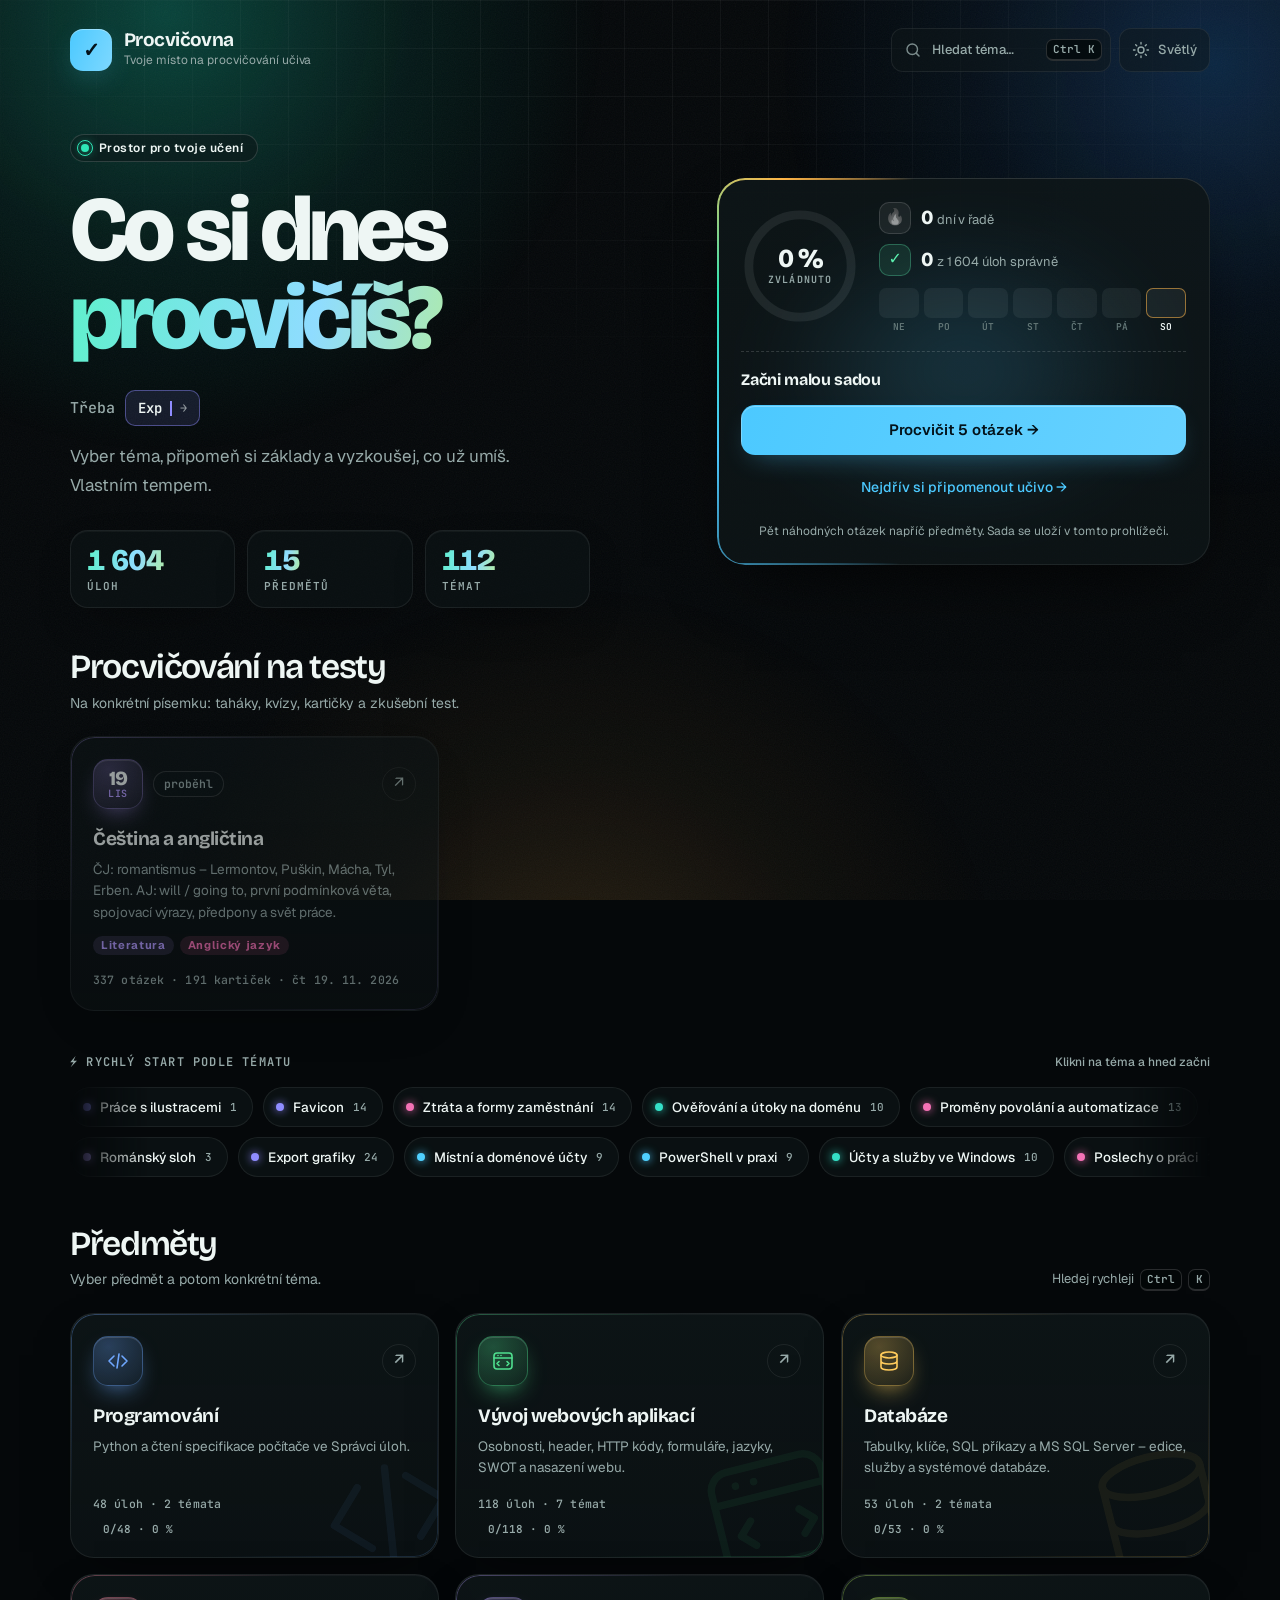
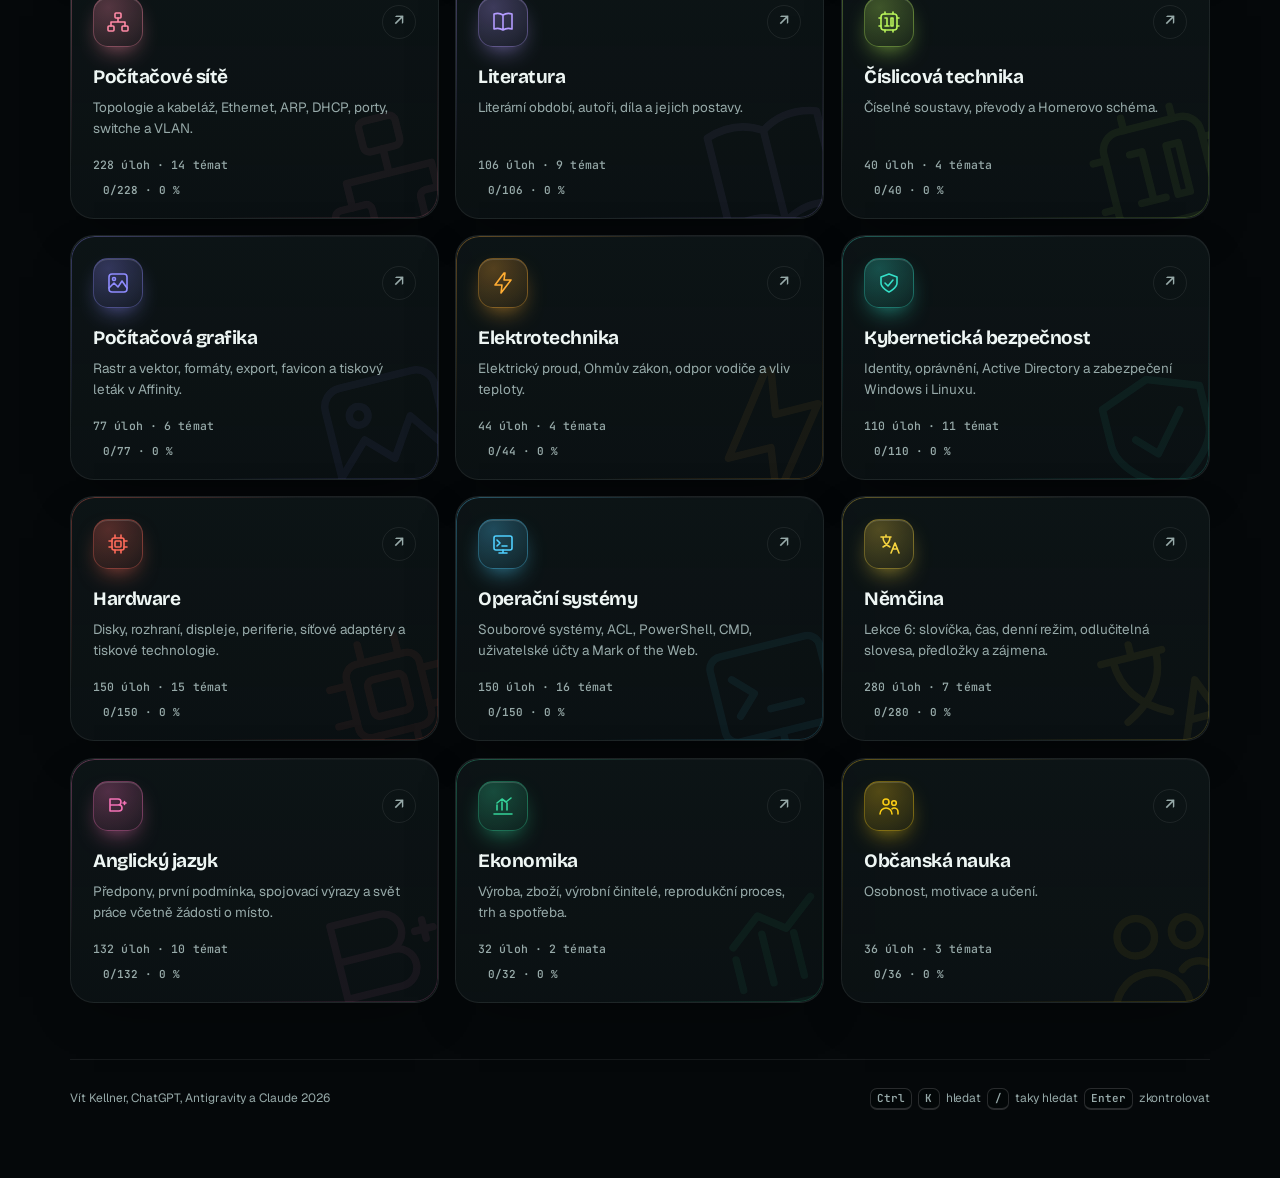
<file: index.html>
<!doctype html>
<html lang="cs">
<head>
  <meta charset="utf-8">
  <meta name="viewport" content="width=device-width, initial-scale=1">
  <meta name="theme-color" content="#05080a">
  <meta name="description" content="Procvičovna – procvičování školního učiva: programování, sítě, databáze, elektrotechnika, literatura, němčina a další.">
  <meta name="application-name" content="Procvičovna">
  <link rel="icon" href="favicon.svg?v=2" type="image/svg+xml">
  <link rel="preconnect" href="https://fonts.googleapis.com">
  <link rel="preconnect" href="https://fonts.gstatic.com" crossorigin>
  <link href="https://fonts.googleapis.com/css2?family=Bricolage+Grotesque:opsz,wght@12..96,500..800&family=Geist:wght@400..700&family=JetBrains+Mono:wght@400;500;600;700&display=swap" rel="stylesheet">
  <title>Procvičovna</title>
  <style>
    /* Barevné tokeny (tmavý i světlý motiv) a barvy předmětů jsou jen v appearance.css. */
    *{box-sizing:border-box}
    html{scroll-behavior:smooth}
    body{margin:0;background:var(--bg);color:var(--text);font:400 16px/1.6 var(--sans);min-height:100vh;-webkit-font-smoothing:antialiased;-webkit-text-size-adjust:100%}
    button,input,select,textarea{font:inherit;color:inherit}
    :focus-visible{outline:2px solid var(--accent);outline-offset:2px}
    button{cursor:pointer;border:1px solid var(--line2);background:var(--panel);border-radius:10px;padding:9px 15px;font-weight:500;transition:background .15s,border-color .15s;touch-action:manipulation}
    button:hover{background:var(--hover);border-color:var(--hover-border)}
    button.primary{background:var(--accent);border-color:var(--accent);color:var(--ink);font-weight:600}
    button.primary:hover{background:var(--accent-hover)}
    button.ghost{background:transparent}
    .wrap{max-width:960px;margin:0 auto;padding:24px 20px 60px}
    .topbar{display:flex;align-items:center;justify-content:space-between;gap:16px;margin-bottom:28px}
    .brand{display:flex;align-items:center;gap:12px;cursor:pointer}
    .brand-mark{width:38px;height:38px;border-radius:10px;display:grid;place-items:center;background:var(--accent);color:var(--ink);font:700 15px var(--mono)}
    .brand-name{font-size:18px;font-weight:600}.brand-sub{font-size:13px;color:var(--muted)}
    .hero{padding:32px 0 8px}
    .hero h1{font-size:clamp(30px,5vw,46px);line-height:1.1;letter-spacing:-.02em;font-weight:600;margin:0 0 14px;max-width:20ch}
    .hero p{font-size:17px;color:var(--muted);max-width:56ch;margin:0}
    .hero-actions{margin-top:22px}
    .stats{display:flex;gap:28px;flex-wrap:wrap;margin-top:26px;padding-top:20px;border-top:1px solid var(--line)}
    .stat strong{font:600 26px var(--mono);margin-right:8px}.stat span{font-size:14px;color:var(--muted)}
    .section{margin-top:34px}.section-head{margin-bottom:14px}.section h2{margin:0;font-size:20px;font-weight:600}.section-head p{margin:4px 0 0;color:var(--muted);font-size:14px}
    .cards{display:grid;grid-template-columns:repeat(auto-fit,minmax(260px,1fr));gap:14px}
    .card{text-align:left;border:1px solid var(--line);border-top:3px solid var(--subject-color, var(--accent));background:var(--panel);border-radius:14px;padding:20px;display:block;width:100%;transition:border-color .15s,background .15s,transform .15s}
    .card:hover{border-color:var(--subject-color, var(--accent));background:var(--panel);transform:translateY(-1px)}
    .card-icon{font:600 20px var(--mono);color:var(--subject-color, var(--accent));margin-bottom:12px}
    .card-meta{color:var(--muted)}
    .card h3{margin:0;font-size:18px;font-weight:600}.card p{margin:6px 0 0;color:var(--muted);font-size:14px;font-weight:400}.card .card-meta{margin-top:14px;font-size:13px;color:var(--muted);font-weight:400}
    .hidden{display:none!important}
    .study-shell{border:1px solid var(--line);border-radius:14px;background:var(--panel2);overflow:visible}
    .study-header{padding:20px;border-bottom:1px solid var(--line);background:var(--panel)}
    .crumbs{display:flex;align-items:center;gap:8px;flex-wrap:wrap;color:var(--muted);font-size:13px;margin-bottom:8px}.crumbs strong{color:var(--text);font-weight:500}.crumbs .sep{opacity:.5}
    .study-title h2{margin:0;font-size:24px;font-weight:600}.study-title p{margin:4px 0 0;color:var(--muted);font-size:14px}
    .filters{display:grid;grid-template-columns:repeat(auto-fit,minmax(170px,1fr));gap:10px;margin-top:16px}
    select{background:var(--code);border:1px solid var(--line2);border-radius:10px;padding:9px 11px}
    .pool-bar{display:flex;gap:10px;align-items:center;flex-wrap:wrap;margin-top:14px}.pool-bar label{font-size:14px;color:var(--muted)}.pool-info{font-size:13px;color:var(--muted);flex-basis:100%}
    .tools{display:flex;gap:8px;flex-wrap:wrap;margin-top:14px}
    .study-body{padding:20px}
    .empty{padding:56px 20px;text-align:center;color:var(--muted);border:1px dashed var(--line2);border-radius:10px}
    .exercise{border:1px solid var(--line);border-radius:14px;background:var(--panel);margin-bottom:18px}
    .exercise-head{display:flex;justify-content:space-between;gap:14px;padding:16px 20px 12px;align-items:flex-start}
    .exercise-number{color:var(--muted);font-size:13px;margin-bottom:2px}
    .exercise-body{padding:0 20px 20px}
    .question-figure{margin:16px 0 18px;padding:10px;border:1px solid var(--line);border-radius:12px;background:var(--code)}.question-figure img{display:block;width:100%;max-width:100%;height:auto;border-radius:8px}.question-figure figcaption{margin-top:8px;color:var(--muted);font-size:12px;line-height:1.45}
    .question{font-size:16.5px;line-height:1.8;white-space:pre-wrap;max-width:68ch}
    code{font-family:var(--mono);font-size:.88em;background:var(--code);border:1px solid var(--line);border-radius:6px;padding:1px 6px;color:#cfe6ff;white-space:pre-wrap}
    pre.code-block{font:13.5px/1.6 var(--mono);background:var(--code);border:1px solid var(--line);border-radius:10px;padding:12px 14px;margin:10px 0;overflow-x:auto;white-space:pre}
    .answer-input{width:100%;min-height:110px;margin-top:16px;background:var(--code);border:1px solid var(--line2);border-radius:10px;padding:12px 14px;resize:vertical}
    input.answer-input{min-height:0}
    .answer-input:focus{border-color:var(--accent);outline:none;box-shadow:0 0 0 3px var(--input-focus)}
    .code{font-family:var(--mono);font-size:14px;line-height:1.65;tab-size:4}

    .choices{display:grid;gap:8px;margin-top:16px;max-width:68ch}
    .choice{display:flex;gap:12px;align-items:flex-start;padding:11px 14px;border:1px solid var(--line);border-radius:10px;background:var(--panel2);cursor:pointer;transition:border-color .15s}
    .choice:hover{border-color:var(--line2)}.choice:has(input:checked){border-color:var(--accent);background:color-mix(in srgb, var(--accent) 9%, var(--panel2))}
    .scenario-box{margin-top:16px;max-width:760px;padding:14px 16px;border:1px solid var(--line2);border-left:3px solid var(--accent);border-radius:12px;background:var(--panel2);line-height:1.7}
    .diagnostic-list,.classification-list,.compare-list{display:grid;gap:10px;margin-top:16px;max-width:820px}
    .diagnostic-item{display:flex;gap:12px;align-items:flex-start;padding:12px 14px;border:1px solid var(--line);border-radius:10px;background:var(--panel2);cursor:pointer}
    .diagnostic-item:hover{border-color:var(--line2)}.diagnostic-item:has(input:checked){border-color:var(--accent);background:color-mix(in srgb, var(--accent) 9%, var(--panel2))}.diagnostic-item input{margin-top:4px;accent-color:var(--accent)}.diagnostic-item span{display:grid;gap:4px}.diagnostic-item small{color:var(--muted);line-height:1.5}
    .classification-item{padding:12px 14px;border:1px solid var(--line);border-radius:10px;background:var(--panel2)}.classification-label{font-weight:600;margin-bottom:10px}.classification-categories{display:flex;gap:7px;flex-wrap:wrap}.classification-pick{min-height:38px;padding:7px 11px}.classification-pick.active{border-color:var(--accent);background:color-mix(in srgb, var(--accent) 11%, var(--panel2));box-shadow:0 0 0 2px color-mix(in srgb, var(--accent) 18%, transparent)}
    .compare-row{display:grid;grid-template-columns:minmax(0,1.3fr) minmax(280px,1fr);gap:12px;align-items:stretch;padding:12px;border:1px solid var(--line);border-radius:10px;background:var(--panel2)}.compare-criterion{display:flex;align-items:center;line-height:1.55}.compare-options{display:grid;grid-template-columns:1fr 1fr;gap:8px}.compare-options .choice{margin:0;align-items:center;min-height:42px}.image-choice-note{margin-top:12px;color:var(--muted);font-size:13px}.visual-choices{max-width:820px}
    .choice input{accent-color:var(--accent);margin-top:5px}
    .output{margin-top:12px;border-radius:10px;border:1px solid var(--line);background:var(--code);padding:11px 14px;white-space:pre-wrap;min-height:48px;font:13px/1.6 var(--mono);color:var(--muted)}
    .output.ok{border-color:var(--good-border);background:var(--good-bg);color:var(--good)}.output.bad{border-color:var(--bad-border);background:var(--bad-bg);color:var(--bad)}
    .tag{display:inline-block;font-size:12px;padding:2px 9px;border-radius:999px;border:1px solid var(--line2);color:var(--muted);margin:8px 6px 0 0}
    .type-tag{margin:0;white-space:nowrap}
    details{margin-top:14px}summary{cursor:pointer;color:var(--muted);font-size:14px}summary:hover{color:var(--text)}
    .hint{color:var(--warn)}
    .solution-box>summary{color:var(--good);font-weight:500}
    .solution-box .solution{margin-top:10px}
    .sol-label{font-size:13px;color:var(--muted);margin:12px 0 4px}.sol-label:first-child{margin-top:0}
    .solution pre.code-block{margin:4px 0 0}
    .solution{margin-top:8px;padding:12px 14px;border-radius:10px;background:var(--panel2);border-left:3px solid var(--good);line-height:1.7;max-width:68ch}
    .small{font-size:14px;color:var(--muted);line-height:1.7;max-width:68ch}
    .row{display:flex;gap:8px;flex-wrap:wrap;align-items:center}
    .toast{position:fixed;bottom:20px;right:20px;background:var(--panel);border:1px solid var(--line2);border-radius:10px;padding:10px 14px;display:none;z-index:20}
    footer{padding:28px 0 8px;color:var(--muted);font-size:13px;text-align:center}
    .multi-list,.match-grid,.order-wrap{display:grid;gap:9px;margin-top:16px;max-width:760px}
    .multi-list .choice{margin:0}
    .match-row{display:grid;grid-template-columns:minmax(0,1fr) minmax(190px,1fr);gap:10px;align-items:center;padding:10px 12px;border:1px solid var(--line);border-radius:10px;background:var(--panel2)}
    @media (max-width:760px){.compare-row{grid-template-columns:1fr}.compare-options{grid-template-columns:1fr}.classification-categories{display:grid;grid-template-columns:repeat(2,minmax(0,1fr))}.classification-pick{width:100%}.diagnostic-item{padding:11px 12px}}
    .match-left{font-weight:500}.match-row select{width:100%;min-height:42px}
    .order-palette{display:flex;gap:8px;flex-wrap:wrap}
    .order-pick{background:var(--panel2);min-height:42px}.order-pick.used{opacity:.45;cursor:default}
    .order-selected{display:flex;gap:8px;flex-wrap:wrap;min-height:50px;padding:10px;border:1px dashed var(--line2);border-radius:10px;background:var(--code);align-items:center}
    .order-chip{display:inline-flex;align-items:center;gap:7px;border:1px solid var(--line2);border-radius:999px;padding:6px 10px;background:var(--panel);font-size:14px}
    .order-chip button{padding:2px 7px;border-radius:999px;background:transparent;min-width:30px;min-height:30px}
    .order-empty{color:var(--muted);font-size:14px}
    .conversion-panel{margin-top:16px;max-width:680px;padding:14px;border:1px solid var(--line);border-radius:12px;background:var(--panel2)}
    .conversion-direction{display:flex;align-items:baseline;gap:10px;flex-wrap:wrap;margin-bottom:10px;font-size:16px}
    .conversion-direction code{font-size:1.1em}
    .conversion-direction sub{font-family:var(--mono);font-size:.8em;color:var(--muted);margin-left:-7px}
    .conversion-direction span{color:var(--accent);font-size:1.25em}
    .conversion-direction strong{font-weight:500;color:var(--muted)}
    .settings-shell{margin-top:14px;border:1px solid var(--line);border-radius:12px;background:var(--panel2)}
    .settings-summary{display:flex;align-items:center;justify-content:space-between;gap:12px;padding:11px 12px;border-radius:12px;background:var(--panel2);font-size:14px;font-weight:600;list-style:none;cursor:pointer}
    .settings-summary::-webkit-details-marker{display:none}
    .settings-summary .filter-count{color:var(--muted);font-weight:400;font-size:12px}
    .settings-shell .filter-chevron{transition:transform .15s ease}
    .settings-shell[open] .filter-chevron{transform:rotate(180deg)}
    .settings-content{padding:0 12px 12px}
    .filters{margin-top:10px}
    .pool-bar{margin-top:10px;padding-top:10px;border-top:1px solid var(--line)}
    .pool-label-wrap{display:flex;align-items:baseline;justify-content:space-between;gap:10px;min-width:0}
    .pool-controls{display:flex;gap:8px;align-items:center;flex-wrap:wrap;margin-top:8px}
    .pool-controls select{min-width:170px}
    .pool-info{font-size:12px;color:var(--muted);flex:1 1 auto;text-align:right}
    .session-progress{margin-top:12px;padding:11px 12px;border:1px solid var(--line);border-radius:12px;background:var(--panel2);position:sticky;top:10px;z-index:15;box-shadow:0 4px 14px rgba(0,0,0,.07)}
    .session-progress-head{display:flex;align-items:center;justify-content:space-between;gap:10px;font-size:13px;color:var(--muted);margin-bottom:7px}
    .session-progress-head strong{font:600 13px var(--mono);color:var(--text)}
    .progress-track{height:8px;border-radius:999px;background:var(--code);overflow:hidden;border:1px solid var(--line)}
    .progress-fill{display:block;height:100%;width:0;border-radius:999px;background:var(--accent);transition:width .2s ease}
    .mode-group{flex:0 0 auto}
    .mode-button{font-weight:600}
    .mode-button small{display:block;margin-top:3px;font-size:11px;font-weight:400;opacity:.8}.mode-button.active small{color:rgba(6,18,31,.74);opacity:1}
    .set-stats-score{display:flex;align-items:center;gap:14px}
    .set-stats-score-ring{width:72px;height:72px;flex:0 0 72px;border-radius:50%;display:grid;place-items:center;background:conic-gradient(var(--accent) calc(var(--score, 0) * 1%), var(--code) 0);position:relative}
    .set-stats-score-ring::after{content:"";position:absolute;inset:7px;border-radius:50%;background:var(--panel)}
    .set-stats-score-ring strong{position:relative;z-index:1;font:600 13px var(--mono)}
    .set-stats-actions{display:flex;gap:8px;flex-wrap:wrap;margin-top:14px}
    .set-stats-actions button{min-height:42px}
    .mode-bar{display:flex;align-items:center;gap:8px;flex-wrap:wrap;margin-top:14px;padding:10px 12px;border:1px solid var(--line);border-radius:12px;background:var(--panel2)}
    .mode-label{color:var(--muted);font-size:14px;font-weight:500;margin-right:2px}.mode-group{display:flex;gap:4px;padding:3px;border-radius:10px;background:var(--code);border:1px solid var(--line)}
    .mode-button{min-height:46px;padding:7px 13px;background:transparent;border-color:transparent;display:flex;flex-direction:column;align-items:flex-start;justify-content:center;line-height:1.15}.mode-button small{display:block;margin-top:3px;font-size:11px;font-weight:400;color:var(--muted)}.mode-button.active{background:var(--accent);color:var(--ink);border-color:var(--accent);font-weight:600}.mode-button:hover{background:var(--hover)}.mode-button.active:hover{background:var(--accent-hover)}
    .mode-hint{color:var(--muted);font-size:13px;line-height:1.45;flex:1 1 320px}
    .difficulty-tag{font-weight:500}.difficulty-1{border-color:#3f6655;color:#8fd8b2}.difficulty-2{border-color:#415b6f;color:#9fc7e8}.difficulty-3{border-color:#6b5e32;color:#e1c778}.difficulty-4{border-color:#704739;color:#f0a98c}.difficulty-5{border-color:#703b4a;color:#ff9fb0}
    .test-mode details:has(> .hint),.test-mode .solution-box{display:none}.test-mode .exercise{border-color:#314158}
    .set-stats{margin:18px 0 4px;padding:18px;border:1px solid var(--line2);border-radius:14px;background:linear-gradient(180deg,var(--panel),var(--panel2))}
    .search-row{display:flex;gap:8px;align-items:center;margin-top:14px}
    .search-label{font-size:13px;color:var(--muted);font-weight:500;white-space:nowrap}
    .search-input{width:100%;min-height:44px;background:var(--code);border:1px solid var(--line2);border-radius:10px;padding:9px 12px}
    .search-input:focus{border-color:var(--accent);outline:none;box-shadow:0 0 0 3px var(--input-focus)}
    .code-editor{display:grid;grid-template-columns:48px minmax(0,1fr);margin-top:16px;border:1px solid var(--line2);border-radius:10px;background:var(--code);overflow:hidden;min-height:290px}
    .code-gutter{padding:13px 10px 13px 8px;border-right:1px solid var(--line);background:color-mix(in srgb, var(--code) 82%, var(--panel));color:var(--muted);text-align:right;font:12px/1.65 var(--mono);user-select:none;overflow:hidden;white-space:pre;min-width:48px}
    .code-surface{position:relative;min-width:0;height:290px;overflow:hidden}
    .code-highlight{position:absolute;left:0;top:0;margin:0;padding:13px 14px;font:14px/1.65 var(--mono);white-space:pre;width:max-content;min-width:100%;pointer-events:none;transform:translate3d(0,0,0);tab-size:4;color:var(--text)}
    .code-editor textarea.code{position:relative;display:block;width:100%;height:290px;min-height:0;margin:0;border:0;border-radius:0;background:transparent;color:transparent;-webkit-text-fill-color:transparent;caret-color:var(--text);padding:13px 14px;font:14px/1.65 var(--mono);white-space:pre;overflow:auto;resize:none;tab-size:4;z-index:1}
    .code-editor textarea.code:focus{outline:none;box-shadow:none}
    .tok-kw{color:#8b5cf6;font-weight:600}.tok-str{color:#0f766e}.tok-num{color:#b45309}.tok-comment{color:var(--muted);font-style:italic}.tok-fn{color:#2563eb}.tok-builtin{color:#b91c1c}.tok-op{color:#7c3aed}
    :root:not([data-theme="light"]) .tok-kw{color:#c792ea}:root:not([data-theme="light"]) .tok-str{color:#a5d6ff}:root:not([data-theme="light"]) .tok-num{color:#f2cc60}:root:not([data-theme="light"]) .tok-fn{color:#79c0ff}:root:not([data-theme="light"]) .tok-builtin{color:#ffab70}:root:not([data-theme="light"]) .tok-op{color:#d2a8ff}
    .mobile-check-bar{display:none}
    .failure-action strong{font:600 13px var(--mono)}
    .set-stats-head{display:flex;justify-content:space-between;align-items:flex-start;gap:16px}.set-stats-head h3{margin:2px 0 0;font:600 36px/1 var(--mono);letter-spacing:-.03em}.set-stats-head p{margin:8px 0 0;color:var(--muted);font-size:14px}.eyebrow{font-size:12px;letter-spacing:.06em;text-transform:uppercase;color:var(--muted)}
    .set-stats-mode{display:inline-flex;align-items:center;min-height:34px;padding:5px 10px;border-radius:999px;border:1px solid var(--line2);color:var(--muted);font-size:12px}
    .stats-topic-list{display:grid;gap:7px;margin-top:16px}.stats-topic-row{display:grid;grid-template-columns:minmax(0,1fr) auto;gap:3px 12px;padding:10px 12px;border-radius:10px;border:1px solid var(--line);background:var(--code)}.stats-topic-row span{font-weight:500}.stats-topic-row strong{font:600 13px var(--mono);align-self:center}.stats-topic-row small{grid-column:1/-1;color:var(--muted);font-size:12px}.stats-local-note{margin-top:12px;color:var(--muted);font-size:12px}
    @media (max-width:760px){.settings-shell{margin-top:12px}.settings-summary{padding:11px 12px}.settings-shell[open] .settings-content{padding-top:0}.mode-bar{display:grid;grid-template-columns:1fr;align-items:stretch}.mode-group{display:grid;grid-template-columns:1fr 1fr}.mode-button{width:100%;min-height:48px}.mode-hint{font-size:12px}.set-stats{padding:14px}.set-stats-head{align-items:flex-start}.set-stats-head h3{font-size:30px}.stats-topic-row{grid-template-columns:1fr}.stats-topic-row strong{grid-row:2;justify-self:start}.stats-topic-row small{grid-row:3}.set-stats-score{gap:10px}.set-stats-score-ring{width:62px;height:62px;flex-basis:62px}.set-stats-actions{display:grid;grid-template-columns:1fr}.set-stats-actions button{width:100%}}
    @media (max-width:760px){.match-row{grid-template-columns:1fr}.order-palette{display:grid;grid-template-columns:1fr 1fr}.order-pick{width:100%}}
    /* Mobilní rozvržení: cílově pohodlné ovládání prstem a bez horizontálního přetékání. */
    @media (max-width:760px){
      .wrap{padding: max(14px, env(safe-area-inset-top)) 12px calc(40px + env(safe-area-inset-bottom))}
      .topbar{align-items:flex-start;flex-wrap:wrap;gap:12px;margin-bottom:20px}
      .brand{min-width:0}
      .brand-mark{width:36px;height:36px;flex:0 0 36px}
      .brand-sub{font-size:12px;line-height:1.35}
      .topbar>.row{width:100%;gap:8px}
      .topbar>.row button{flex:1 1 0;min-height:44px}
      .hero{padding:18px 0 4px}
      .hero h1{font-size:clamp(28px,8vw,38px);max-width:none}
      .hero p{font-size:16px}
      .hero-actions{margin-top:18px}
      .hero-actions button{width:100%;min-height:46px}
      .stats{gap:16px 28px;margin-top:22px;padding-top:16px}
      .stat strong{font-size:22px}
      .cards{grid-template-columns:1fr;gap:10px}
      .card{padding:17px;min-height:112px}
      .study-shell{border-radius:12px}
      .study-header{padding:14px}
      .session-progress{top:8px}
      .crumbs{gap:5px;font-size:12px;margin-bottom:10px}
      .study-title h2{font-size:21px;line-height:1.25}
      .study-title p{font-size:13px;line-height:1.45}
      .filters{grid-template-columns:1fr;gap:8px;margin-top:14px}
      select{width:100%;min-height:44px;padding:10px 12px}
      .pool-bar{display:block;margin-top:12px}
      .pool-label-wrap{display:block}
      .pool-bar label{font-size:13px}
      .pool-controls{display:grid;grid-template-columns:1fr;gap:8px}
      .pool-controls select,#newSession{width:100%;min-height:44px}
      .pool-info{display:block;margin-top:4px;font-size:12px;line-height:1.45;text-align:left}
      .tools{display:grid;grid-template-columns:1fr;gap:8px;margin-top:12px}
      .tools button{width:100%;min-height:44px}
      .study-body{padding:10px}
      .exercise{border-radius:12px;margin-bottom:12px}
      .exercise-head{display:block;padding:13px 13px 10px}
      .exercise-head>div:first-child{min-width:0}
      .exercise-number{font-size:12px;line-height:1.45;overflow-wrap:anywhere}
      .type-tag{display:inline-block;margin-top:8px}
      .exercise-body{padding:0 13px 14px}
      .question{font-size:16px;line-height:1.65;max-width:none;overflow-wrap:anywhere}
      .answer-input{font-size:16px;min-height:120px;padding:12px;margin-top:14px}
      input.answer-input{min-height:44px}
      .code{font-size:13px;line-height:1.6;min-height:240px;white-space:pre;overflow:auto;resize:vertical;tab-size:4}
      .choices{max-width:none;gap:8px;margin-top:14px}
      .conversion-panel{max-width:none;padding:12px}
      .conversion-direction{gap:8px;font-size:15px}
      .conversion-input{min-height:46px;margin-top:8px;font-family:var(--mono);letter-spacing:.02em}
      .choice{min-height:46px;padding:11px 12px;gap:10px;align-items:center}
      .order-chip button{min-width:36px;min-height:36px;padding:4px 9px}
      .choice input{width:18px;height:18px;flex:0 0 auto;margin:0}
      .choice span{overflow-wrap:anywhere}
      .row{gap:8px}
      .row button{min-height:44px;flex:1 1 180px}
      .output{font-size:12px;line-height:1.55;padding:10px 12px;overflow-wrap:anywhere;word-break:break-word}
      pre.code-block{font-size:12px;line-height:1.55;padding:10px 12px;max-width:100%;overflow:auto}
      .solution{max-width:none;padding:11px 12px;overflow-wrap:anywhere}
      .small{font-size:13px;max-width:none}
      .tag{font-size:11px;padding:2px 8px}
      .toast{left:12px;right:12px;bottom:calc(82px + env(safe-area-inset-bottom));z-index:60;text-align:center}
      footer{padding:22px 0 6px;font-size:12px}
    }
    @media (max-width:760px){
      html{scroll-padding-bottom:calc(92px + env(safe-area-inset-bottom))}
      .search-row{display:block;margin-top:12px}.search-label{display:block;margin-bottom:6px}.search-input{min-height:46px}
      .code-editor{grid-template-columns:38px minmax(0,1fr);min-height:250px}.code-gutter{min-width:38px;padding-left:4px;padding-right:7px;font-size:11px}.code-surface{height:250px}.code-highlight,.code-editor textarea.code{height:250px;font-size:12.5px;line-height:1.6;padding:12px 11px}.code-editor textarea.code{tab-size:4}
      .mobile-check-bar{position:fixed;left:0;right:0;bottom:0;z-index:50;display:flex;align-items:center;gap:10px;padding:10px 12px max(10px, env(safe-area-inset-bottom));background:color-mix(in srgb, var(--panel) 92%, transparent);border-top:1px solid var(--line2);box-shadow:0 -8px 24px rgba(0,0,0,.09);backdrop-filter:blur(8px)}
      .mobile-check-bar.hidden{display:none!important}.mobile-check-context{min-width:0;flex:1;color:var(--muted);font-size:12px;white-space:nowrap;overflow:hidden;text-overflow:ellipsis}.mobile-check-bar button{min-height:46px;min-width:142px}
      body.mobile-study-active{padding-bottom:calc(76px + env(safe-area-inset-bottom))}
    }

    @media (max-width:380px){
      .wrap{padding-left:9px;padding-right:9px}
      .study-header{padding:12px}
      .study-body{padding:8px}
      .exercise-head{padding:12px 11px 9px}
      .exercise-body{padding:0 11px 13px}
      .hero h1{font-size:27px}
      .row button{flex-basis:100%}
    }
    @media (prefers-reduced-motion:reduce){*{transition:none!important;scroll-behavior:auto!important}}
  </style>
  <link rel="stylesheet" href="study-guides.css?v=1">
  <link rel="stylesheet" href="study-ux.css?v=1">
  <link rel="stylesheet" href="appearance.css?v=7">
</head>
<body>
  <div class="bg-fx" aria-hidden="true"><div class="aurora a1"></div><div class="aurora a2"></div><div class="aurora a3"></div><div class="bg-grid"></div><div class="bg-noise"></div></div>
  <div class="cursor-glow" aria-hidden="true"></div>
  <div class="wrap">
    <header class="topbar">
      <div class="brand" id="brandHome" role="button" tabindex="0" aria-label="Domů">
        <div class="brand-mark">✓</div>
        <div><div class="brand-name">Procvičovna</div><div class="brand-sub">Tvoje místo na procvičování učiva</div></div>
      </div>
      <div class="row no-print"><button id="paletteOpen" class="ghost search-trigger" type="button" aria-label="Hledat předměty, témata a přehledy (Ctrl+K)" aria-haspopup="dialog"><svg viewBox="0 0 24 24" width="18" height="18" fill="none" stroke="currentColor" stroke-width="1.9" stroke-linecap="round" aria-hidden="true"><circle cx="11" cy="11" r="7"/><path d="m20 20-3.5-3.5"/></svg><span class="search-text">Hledat téma…</span><span class="kbd">Ctrl K</span></button><button id="themeToggle" class="ghost" type="button" aria-pressed="false" aria-label="Přepnout motiv">☀ Světlý motiv</button><button id="homeBtn" class="ghost hidden">← Úvodní nabídka</button><button id="resetProgress" class="ghost hidden">Vymazat odpovědi</button></div>
    </header>

    <main>
      <section id="homeView">
        <div class="hero">
          <div class="hero-intro">
            <p class="hero-eyebrow"><span class="live-dot" aria-hidden="true"></span>Prostor pro tvoje učení</p>
            <h1>Co si dnes<br><span class="grad-text">procvičíš?</span></h1>
            <p class="hero-rotator"><span>Třeba</span><button type="button" id="heroRotator" class="rotator-word" aria-label="Procvičit navržené téma"><span id="heroRotatorText">Ohmův zákon</span><span class="caret" aria-hidden="true"></span><span class="go" aria-hidden="true">→</span></button></p>
            <p class="hero-lead">Vyber téma, připomeň si základy a vyzkoušej, co už umíš. Vlastním tempem.</p>
            <div class="stats" aria-label="Obsah procvičovny">
              <div class="stat"><strong id="homeExercises">0</strong><span>úloh</span></div>
              <div class="stat"><strong id="homeSubjects">0</strong><span>předmětů</span></div>
              <div class="stat"><strong id="homeTopics">0</strong><span>témat</span></div>
            </div>
          </div>
          <div class="start-panel">
            <div class="player" aria-label="Tvůj pokrok v tomto prohlížeči">
              <div class="player-ring">
                <svg viewBox="0 0 120 120" aria-hidden="true"><defs><linearGradient id="ringGrad" x1="0" y1="0" x2="1" y2="1"><stop class="s1" offset="0"/><stop class="s2" offset=".6"/><stop class="s3" offset="1"/></linearGradient></defs><circle class="ring-bg" cx="60" cy="60" r="52"/><circle class="ring-fg" id="masteryRingFg" cx="60" cy="60" r="52" pathLength="100"/></svg>
                <div class="ring-center"><strong id="masteryPercent">0 %</strong><span>zvládnuto</span></div>
              </div>
              <div class="player-side">
                <div class="player-stat streak cold" id="streakStat"><span class="player-icon" aria-hidden="true"><span>🔥</span></span><div><strong id="streakDays">0</strong> <span id="streakLabel">dní v řadě</span></div></div>
                <div class="player-stat check"><span class="player-icon" aria-hidden="true">✓</span><div><strong id="masteredCount">0</strong> <span>z <span id="masteredTotal">0</span> úloh správně</span></div></div>
                <div class="week" id="weekActivity" role="img" aria-label="Aktivita za posledních 7 dní"></div>
              </div>
            </div>
            <p class="start-panel-label" id="startPanelLabel">Začni malou sadou</p>
            <div class="hero-actions quick-actions"><button class="primary" id="continueBtn" disabled>Pokračovat v sadě</button><button class="primary" id="quickPractice">Procvičit 5 otázek →</button><button type="button" id="quickErrors" disabled>Procvičit chyby</button><button type="button" id="openGuides" class="ghost">Nejdřív si připomenout učivo →</button></div>
            <p id="resumeHint" class="small">Rozpracovaná sada se ukládá v tomto prohlížeči.</p>
          </div>
        </div>

        <section class="section tests-section" id="testsSection" aria-labelledby="testsTitle">
          <div class="section-head"><div><h2 id="testsTitle">Procvičování na testy</h2><p>Na konkrétní písemku: taháky, kvízy, kartičky a zkušební test.</p></div></div>
          <div class="cards" id="testCards"></div>
        </section>

        <section class="topic-strip" aria-labelledby="stripTitle">
          <div class="strip-head"><span id="stripTitle">⚡ Rychlý start podle tématu</span><span class="strip-hint">Klikni na téma a hned začni</span></div>
          <div class="marquee" id="topicMarquee"></div>
        </section>

        <section class="section">
          <div class="section-head"><div><h2>Předměty</h2><p>Vyber předmět a potom konkrétní téma.</p></div><span class="head-hint">Hledej rychleji <span class="kbd">Ctrl</span><span class="kbd">K</span></span></div>
          <div class="cards" id="subjectCards"></div>
        </section>
      </section>

      <section id="topicsView" class="hidden" aria-labelledby="topicsHeading">
        <div class="section-head"><div><h1 id="topicsHeading" tabindex="-1">Vyber téma</h1><p id="topicsDescription"></p></div></div>
        <div id="topicCards" class="cards"></div>
      </section>

      <section id="guidesView" class="hidden" aria-labelledby="guidesHeading">
        <div class="section-head guide-heading">
          <div><h1 id="guidesHeading" tabindex="-1">Studijní přehledy</h1><p>Nejdřív si připomeň základy, potom je vyzkoušej v úlohách.</p></div>
          <button type="button" id="returnToStudy" class="hidden">← Zpět k rozpracované sadě</button>
        </div>
        <div id="guideCatalog">
          <div class="guide-filters">
            <div><label for="guideSubject">Předmět</label><select id="guideSubject"><option value="all">Všechny předměty</option></select></div>
            <div><label for="guideSearch">Hledat v přehledech</label><input id="guideSearch" type="search" placeholder="Například Python, SQL nebo převod…"></div>
          </div>
          <p id="guideCount" class="guide-count" role="status"></p>
          <div id="guideCards" class="guide-grid"></div>
        </div>
        <div id="guideDetail" class="hidden">
          <button type="button" id="backToGuides">← Všechny přehledy</button>
          <article id="guideArticle" class="guide-article" aria-labelledby="guideTitle"></article>
        </div>
      </section>

      <section id="studyView" class="study-shell hidden">
        <div class="study-header">
          <div class="crumbs"><span>Procvičovna</span><span class="sep">›</span><strong id="crumbSubject">Předmět</strong><span class="sep">›</span><strong id="crumbTopic">Téma</strong></div>
          <div class="study-title">
            <div><h2 id="exerciseTitle">Procvičování</h2><p id="exerciseMeta">Načítám úlohy…</p><button type="button" id="studyGuidesButton" class="ghost">Připomenout učivo</button></div>
          </div>
          <details id="settingsShell" class="settings-shell no-print">
            <summary class="settings-summary">
              <span>⚙ Nastavení sady</span>
              <span class="row" style="gap:8px"><span id="filterSummaryText" class="filter-count">Všechny úlohy</span><span class="filter-chevron" aria-hidden="true">⌄</span></span>
            </summary>
            <div class="settings-content">
              <div class="search-row">
                <label class="search-label" for="exerciseSearch">Hledat v úlohách</label>
                <input id="exerciseSearch" class="search-input" type="search" autocomplete="off" spellcheck="false" placeholder="Hledej podle otázky, názvu nebo tématu…">
              </div>
              <div class="filters">
                <select id="filterSubject" aria-label="Předmět"><option value="all">Všechny předměty</option></select>
                <select id="filterTopic" aria-label="Téma"><option value="all">Všechna témata</option></select>
                <select id="filterSubtopic" aria-label="Podtéma"><option value="all">Všechna podtémata</option></select>
                <select id="filterType" aria-label="Typ úlohy"><option value="all">Všechny typy</option><option value="choice">Výběr</option><option value="multi">Více správných</option><option value="match">Párování</option><option value="order">Řazení</option><option value="scenario">Scénář</option><option value="diagnostic">Diagnostika</option><option value="classification">Třídění</option><option value="compare">Porovnání</option><option value="image-choice">Obrázek + výběr</option><option value="text">Textová odpověď</option><option value="code">Kód</option><option value="fill">Doplňování</option><option value="number">Výpočet</option><option value="conversion">Převod soustavy</option><option value="cloze">Doplňovačka v textu</option><option value="spot">Najdi chybu</option></select>
                <select id="filterDifficulty" aria-label="Obtížnost"><option value="all">Všechny obtížnosti</option><option value="1">1 · Velmi lehká</option><option value="2">2 · Lehká</option><option value="3">3 · Střední</option><option value="4">4 · Těžká</option><option value="5">5 · Velmi těžká</option></select>
              </div>
              <div class="pool-bar">
                <div class="pool-label-wrap"><label for="sessionSize">Velikost nové sady</label><span id="poolInfo" class="pool-info">Otázky se losují z aktuálního poolu.</span></div>
                <div class="pool-controls">
                  <select id="sessionSize" aria-label="Velikost nové sady">
                    <option value="5">5 otázek</option>
                    <option value="10">10 otázek</option>
                    <option value="15">15 otázek</option>
                    <option value="all" selected>Celý pool</option>
                  </select>
                  <button id="newSession" class="primary">🎲 Nová náhodná sada</button>
                </div>
              </div>
              <div class="tools">
                <button id="showAnswers">Ukázat všechna řešení</button><button id="hideAnswers">Skrýt všechna řešení</button>
                <button type="button" id="generateTasks" class="hidden">✨ Generovat nové příklady</button>
              </div>
            </div>
          </details>
          <div class="mode-bar no-print">
            <span class="mode-label">Režim</span>
            <div class="mode-group" role="group" aria-label="Režim procvičování">
              <button type="button" id="modeLearn" class="mode-button active"><span>📘 Učení</span><small>kontrola hned</small></button>
              <button type="button" id="modeTest" class="mode-button"><span>📝 Test</span><small>výsledek na konci</small></button>
            </div>
            <span id="modeHint" class="mode-hint">Učení: odpověď se vyhodnotí hned a řešení můžeš zobrazit.</span>
          </div>
        </div>
        <div class="session-progress" aria-live="polite">
          <div class="session-progress-head"><span>Průběh sady</span><strong id="sessionProgressText">0 / 0</strong></div>
          <div class="progress-track"><span id="sessionProgressFill" class="progress-fill"></span></div>
          <div class="session-actions"><label for="questionLayout"><span>Zobrazení</span> <select id="questionLayout"><option value="single">Jedna otázka</option><option value="list">Celá sada</option></select></label><button type="button" id="finishSet" class="primary">✓ Zobrazit shrnutí sady</button></div>
        </div>
        <nav id="questionPager" class="question-pager hidden" aria-label="Navigace mezi otázkami"><button type="button" id="previousQuestion">← Předchozí</button><span id="questionPosition" role="status"></span><button type="button" id="nextQuestion">Další →</button></nav>
        <div class="study-body"><div id="exercises"><div class="empty">Tady se zobrazí tvoje procvičování.</div></div></div>
      </section>
    </main>
    <footer><span>Vít Kellner, ChatGPT, Antigravity a Claude 2026</span><span class="footer-keys"><span class="kbd">Ctrl</span><span class="kbd">K</span> hledat <span class="kbd">/</span> taky hledat <span class="kbd">Enter</span> zkontrolovat</span></footer>
  </div>
  <div class="mobile-check-bar hidden" id="mobileCheckBar" aria-live="polite">
    <span id="mobileCheckContext" class="mobile-check-context">Aktivní úloha</span>
    <button type="button" id="mobileCheckButton" class="primary">Zkontrolovat</button>
  </div>
  <div class="toast" id="toast"></div>
  <script src="data/exercises.js?v=17"></script>
  <script src="data/network_exercises.js?v=3"></script>
  <script src="data/literature_exercises.js?v=6"></script>
  <script src="data/cislicova_technika_exercises.js?v=4"></script>
  <script src="data/pocitacova_grafika_exercises.js?v=4"></script>
  <script src="data/elektrotechnika_exercises.js?v=2"></script>
  <script src="data/kyberneticka_bezpecnost_exercises.js?v=2"></script>
  <script src="data/hardware_exercises.js?v=2"></script>
  <script src="data/operacni_systemy_exercises.js?v=2"></script>
  <script src="data/nemcina_exercises.js?v=2"></script>
  <!-- Zápisy 2. ročníku z Notionu (2.D, 2026/2027) -->
  <script src="data/site_2_rocnik_exercises.js?v=1"></script>
  <script src="data/vwa_2_rocnik_exercises.js?v=1"></script>
  <script src="data/pgr_letak_exercises.js?v=1"></script>
  <script src="data/osy_2_rocnik_exercises.js?v=1"></script>
  <script src="data/zdb_sql_server_exercises.js?v=1"></script>
  <script src="data/programovani_specifikace_exercises.js?v=1"></script>
  <script src="data/nemcina_doplneni_exercises.js?v=1"></script>
  <script src="data/anglictina_exercises.js?v=1"></script>
  <script src="data/ekonomika_exercises.js?v=1"></script>
  <script src="data/obcanska_nauka_exercises.js?v=1"></script>
  <script src="data/study_guides.js?v=7"></script>
  <script src="app.js?v=43"></script>
  <script src="study-ux.js?v=7"></script>
  <script src="study-guides.js?v=3"></script>
  <script src="effects.js?v=3"></script>
  <script src="data/test_prep.js?v=3"></script>
  <script src="test-prep.js?v=1"></script>
</body>
</html>
</file>
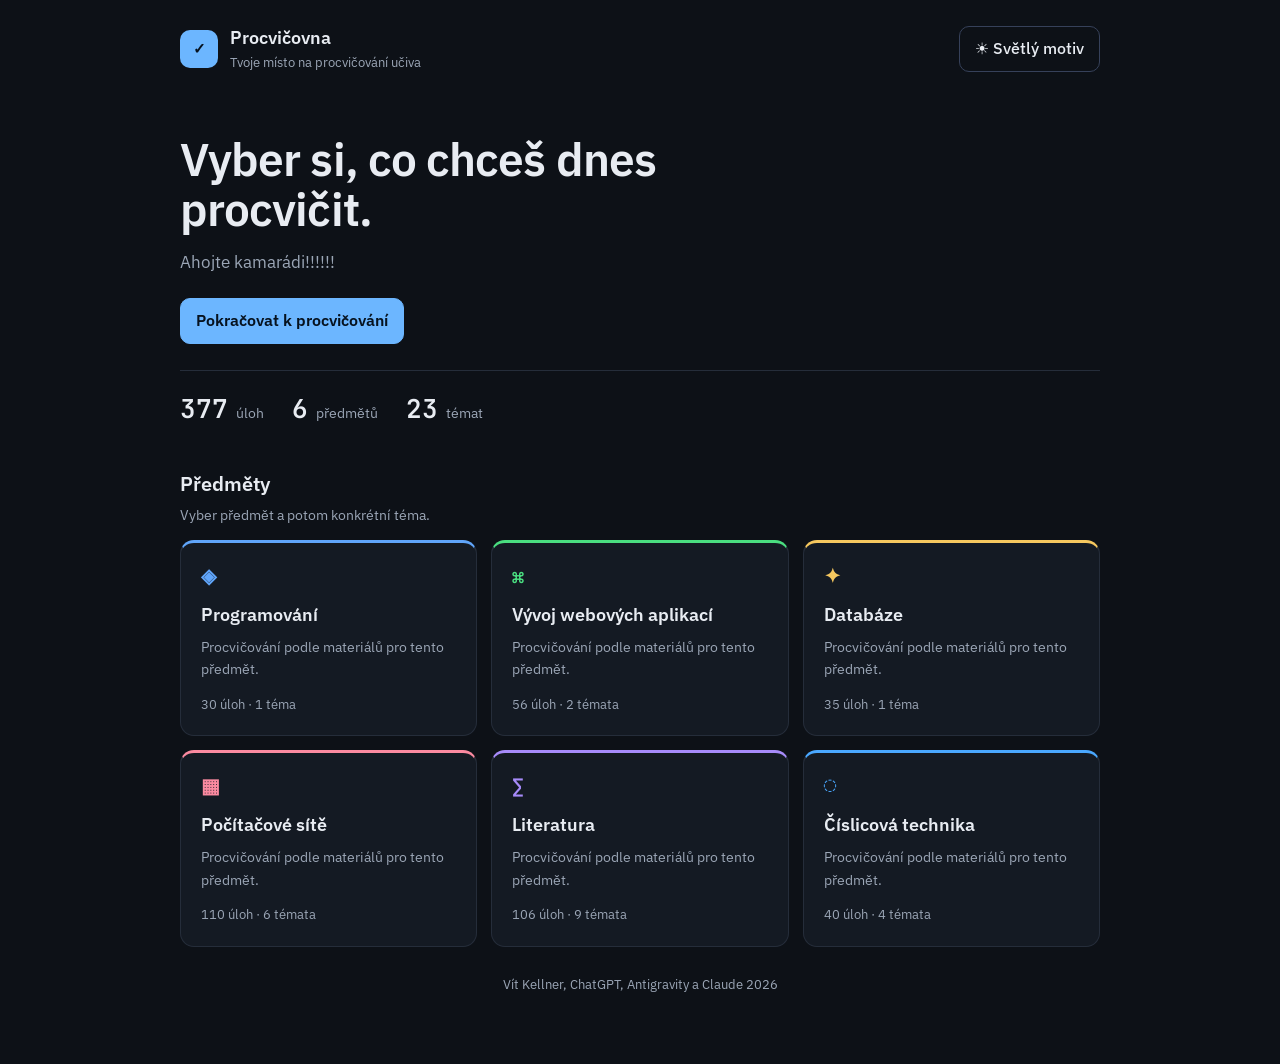
<file: procvicovna-github/index.html>
<!doctype html>
<html lang="cs">
<head>
  <meta charset="utf-8">
  <meta name="viewport" content="width=device-width, initial-scale=1">
  <meta name="theme-color" content="#0d1117">
  <meta name="application-name" content="Procvičovna">
  <link rel="icon" href="favicon.svg" type="image/svg+xml">
  <link rel="preconnect" href="https://fonts.googleapis.com">
  <link rel="preconnect" href="https://fonts.gstatic.com" crossorigin>
  <link href="https://fonts.googleapis.com/css2?family=IBM+Plex+Sans:wght@400;500;600&family=JetBrains+Mono:wght@400;600&display=swap" rel="stylesheet">
  <title>Procvičovna</title>
  <style>
    :root{
      --bg:#0d1117; --panel:#141a23; --panel2:#10151d; --code:#090d13; --line:#252d3a; --line2:#36415a;
      --text:#e8ecf2; --muted:#9ba6b6; --accent:#6cb6ff; --ink:#06121f;
      --good:#4cc38a; --bad:#ff7b8a; --warn:#f0c674;
      --good-bg:#0b231c; --good-border:#2a6a51; --bad-bg:#281019; --bad-border:#6b3040;
      --hover:#1b2431; --hover-border:#4a5872; --accent-hover:#8ac6ff; --input-focus:rgba(108,182,255,.15);
      --sans:"IBM Plex Sans",system-ui,-apple-system,"Segoe UI",sans-serif;
      --mono:"JetBrains Mono",ui-monospace,SFMono-Regular,Menlo,Consolas,monospace;
    }
    :root[data-theme="light"]{
      --bg:#f5f7fa; --panel:#ffffff; --panel2:#eef2f7; --code:#f8fafc; --line:#d8dee8; --line2:#b7c1d0;
      --text:#182230; --muted:#5e6a7a; --accent:#2563eb; --ink:#ffffff;
      --good:#16834f; --bad:#c6283d; --warn:#946200;
      --good-bg:#eaf8f0; --good-border:#82caa4; --bad-bg:#fff0f2; --bad-border:#e8a4ae;
      --hover:#f0f4fa; --hover-border:#8ea0b9; --accent-hover:#1d4ed8; --input-focus:rgba(37,99,235,.14);
    }
    .card[data-subject="Programování"]{--subject-color:#60a5fa}.card[data-subject="Vývoj webových aplikací"]{--subject-color:#4ade80}.card[data-subject="Databáze"]{--subject-color:#f6c85f}.card[data-subject="Počítačové sítě"]{--subject-color:#fb8aa0}.card[data-subject="Literatura"]{--subject-color:#a78bfa}.card[data-subject="Číslicová technika"]{--subject-color:#4aa8ff}
    *{box-sizing:border-box}
    html{scroll-behavior:smooth}
    body{margin:0;background:var(--bg);color:var(--text);font:400 16px/1.6 var(--sans);min-height:100vh;-webkit-font-smoothing:antialiased;-webkit-text-size-adjust:100%}
    button,input,select,textarea{font:inherit;color:inherit}
    :focus-visible{outline:2px solid var(--accent);outline-offset:2px}
    button{cursor:pointer;border:1px solid var(--line2);background:var(--panel);border-radius:10px;padding:9px 15px;font-weight:500;transition:background .15s,border-color .15s;touch-action:manipulation}
    button:hover{background:var(--hover);border-color:var(--hover-border)}
    button.primary{background:var(--accent);border-color:var(--accent);color:var(--ink);font-weight:600}
    button.primary:hover{background:var(--accent-hover)}
    button.ghost{background:transparent}
    .wrap{max-width:960px;margin:0 auto;padding:24px 20px 60px}
    .topbar{display:flex;align-items:center;justify-content:space-between;gap:16px;margin-bottom:28px}
    .brand{display:flex;align-items:center;gap:12px;cursor:pointer}
    .brand-mark{width:38px;height:38px;border-radius:10px;display:grid;place-items:center;background:var(--accent);color:var(--ink);font:700 15px var(--mono)}
    .brand-name{font-size:18px;font-weight:600}.brand-sub{font-size:13px;color:var(--muted)}
    .hero{padding:32px 0 8px}
    .hero h1{font-size:clamp(30px,5vw,46px);line-height:1.1;letter-spacing:-.02em;font-weight:600;margin:0 0 14px;max-width:20ch}
    .hero p{font-size:17px;color:var(--muted);max-width:56ch;margin:0}
    .hero-actions{margin-top:22px}
    .stats{display:flex;gap:28px;flex-wrap:wrap;margin-top:26px;padding-top:20px;border-top:1px solid var(--line)}
    .stat strong{font:600 26px var(--mono);margin-right:8px}.stat span{font-size:14px;color:var(--muted)}
    .section{margin-top:34px}.section-head{margin-bottom:14px}.section h2{margin:0;font-size:20px;font-weight:600}.section-head p{margin:4px 0 0;color:var(--muted);font-size:14px}
    .cards{display:grid;grid-template-columns:repeat(auto-fit,minmax(260px,1fr));gap:14px}
    .card{text-align:left;border:1px solid var(--line);border-top:3px solid var(--subject-color, var(--accent));background:var(--panel);border-radius:14px;padding:20px;display:block;width:100%;transition:border-color .15s,background .15s,transform .15s}
    .card:hover{border-color:var(--subject-color, var(--accent));background:var(--panel);transform:translateY(-1px)}
    .card-icon{font:600 20px var(--mono);color:var(--subject-color, var(--accent));margin-bottom:12px}
    .card-meta{color:var(--muted)}
    .card h3{margin:0;font-size:18px;font-weight:600}.card p{margin:6px 0 0;color:var(--muted);font-size:14px;font-weight:400}.card .card-meta{margin-top:14px;font-size:13px;color:var(--muted);font-weight:400}
    .hidden{display:none!important}
    .study-shell{border:1px solid var(--line);border-radius:14px;background:var(--panel2);overflow:hidden}
    .study-header{padding:20px;border-bottom:1px solid var(--line);background:var(--panel)}
    .crumbs{display:flex;align-items:center;gap:8px;flex-wrap:wrap;color:var(--muted);font-size:13px;margin-bottom:8px}.crumbs strong{color:var(--text);font-weight:500}.crumbs .sep{opacity:.5}
    .study-title h2{margin:0;font-size:24px;font-weight:600}.study-title p{margin:4px 0 0;color:var(--muted);font-size:14px}
    .filters{display:grid;grid-template-columns:repeat(auto-fit,minmax(170px,1fr));gap:10px;margin-top:16px}
    select{background:var(--code);border:1px solid var(--line2);border-radius:10px;padding:9px 11px}
    .pool-bar{display:flex;gap:10px;align-items:center;flex-wrap:wrap;margin-top:14px}.pool-bar label{font-size:14px;color:var(--muted)}.pool-info{font-size:13px;color:var(--muted);flex-basis:100%}
    .tools{display:flex;gap:8px;flex-wrap:wrap;margin-top:14px}
    .study-body{padding:20px}
    .empty{padding:56px 20px;text-align:center;color:var(--muted);border:1px dashed var(--line2);border-radius:10px}
    .exercise{border:1px solid var(--line);border-radius:14px;background:var(--panel);margin-bottom:18px}
    .exercise-head{display:flex;justify-content:space-between;gap:14px;padding:16px 20px 12px;align-items:flex-start}
    .exercise-number{color:var(--muted);font-size:13px;margin-bottom:2px}
    .exercise-body{padding:0 20px 20px}
    .question{font-size:16.5px;line-height:1.8;white-space:pre-wrap;max-width:68ch}
    code{font-family:var(--mono);font-size:.88em;background:var(--code);border:1px solid var(--line);border-radius:6px;padding:1px 6px;color:#cfe6ff;white-space:pre-wrap}
    pre.code-block{font:13.5px/1.6 var(--mono);background:var(--code);border:1px solid var(--line);border-radius:10px;padding:12px 14px;margin:10px 0;overflow-x:auto;white-space:pre}
    .answer-input{width:100%;min-height:110px;margin-top:16px;background:var(--code);border:1px solid var(--line2);border-radius:10px;padding:12px 14px;resize:vertical}
    input.answer-input{min-height:0}
    .answer-input:focus{border-color:var(--accent);outline:none;box-shadow:0 0 0 3px var(--input-focus)}
    .code{font-family:var(--mono);font-size:14px;line-height:1.65;tab-size:4}

    .choices{display:grid;gap:8px;margin-top:16px;max-width:68ch}
    .choice{display:flex;gap:12px;align-items:flex-start;padding:11px 14px;border:1px solid var(--line);border-radius:10px;background:var(--panel2);cursor:pointer;transition:border-color .15s}
    .choice:hover{border-color:var(--line2)}.choice:has(input:checked){border-color:var(--accent);background:color-mix(in srgb, var(--accent) 9%, var(--panel2))}
    .choice input{accent-color:var(--accent);margin-top:5px}
    .output{margin-top:12px;border-radius:10px;border:1px solid var(--line);background:var(--code);padding:11px 14px;white-space:pre-wrap;min-height:48px;font:13px/1.6 var(--mono);color:var(--muted)}
    .output.ok{border-color:var(--good-border);background:var(--good-bg);color:var(--good)}.output.bad{border-color:var(--bad-border);background:var(--bad-bg);color:var(--bad)}
    .tag{display:inline-block;font-size:12px;padding:2px 9px;border-radius:999px;border:1px solid var(--line2);color:var(--muted);margin:8px 6px 0 0}
    .type-tag{margin:0;white-space:nowrap}
    details{margin-top:14px}summary{cursor:pointer;color:var(--muted);font-size:14px}summary:hover{color:var(--text)}
    .hint{color:var(--warn)}
    .solution-box>summary{color:var(--good);font-weight:500}
    .solution-box .solution{margin-top:10px}
    .sol-label{font-size:13px;color:var(--muted);margin:12px 0 4px}.sol-label:first-child{margin-top:0}
    .solution pre.code-block{margin:4px 0 0}
    .solution{margin-top:8px;padding:12px 14px;border-radius:10px;background:var(--panel2);border-left:3px solid var(--good);line-height:1.7;max-width:68ch}
    .small{font-size:14px;color:var(--muted);line-height:1.7;max-width:68ch}
    .row{display:flex;gap:8px;flex-wrap:wrap;align-items:center}
    .toast{position:fixed;bottom:20px;right:20px;background:var(--panel);border:1px solid var(--line2);border-radius:10px;padding:10px 14px;display:none;z-index:20}
    footer{padding:28px 0 8px;color:var(--muted);font-size:13px;text-align:center}
    .multi-list,.match-grid,.order-wrap{display:grid;gap:9px;margin-top:16px;max-width:760px}
    .multi-list .choice{margin:0}
    .match-row{display:grid;grid-template-columns:minmax(0,1fr) minmax(190px,1fr);gap:10px;align-items:center;padding:10px 12px;border:1px solid var(--line);border-radius:10px;background:var(--panel2)}
    .match-left{font-weight:500}.match-row select{width:100%;min-height:42px}
    .order-palette{display:flex;gap:8px;flex-wrap:wrap}
    .order-pick{background:var(--panel2);min-height:42px}.order-pick.used{opacity:.45;cursor:default}
    .order-selected{display:flex;gap:8px;flex-wrap:wrap;min-height:50px;padding:10px;border:1px dashed var(--line2);border-radius:10px;background:var(--code);align-items:center}
    .order-chip{display:inline-flex;align-items:center;gap:7px;border:1px solid var(--line2);border-radius:999px;padding:6px 10px;background:var(--panel);font-size:14px}
    .order-chip button{padding:2px 7px;border-radius:999px;background:transparent;min-width:30px;min-height:30px}
    .order-empty{color:var(--muted);font-size:14px}
    .conversion-panel{margin-top:16px;max-width:680px;padding:14px;border:1px solid var(--line);border-radius:12px;background:var(--panel2)}
    .conversion-direction{display:flex;align-items:baseline;gap:10px;flex-wrap:wrap;margin-bottom:10px;font-size:16px}
    .conversion-direction code{font-size:1.1em}
    .conversion-direction sub{font-family:var(--mono);font-size:.8em;color:var(--muted);margin-left:-7px}
    .conversion-direction span{color:var(--accent);font-size:1.25em}
    .conversion-direction strong{font-weight:500;color:var(--muted)}
    .filter-shell{margin-top:16px}
    .filter-summary{display:none;align-items:center;justify-content:space-between;gap:12px;padding:10px 12px;border:1px solid var(--line);border-radius:12px;background:var(--panel2);font-size:14px;font-weight:600;list-style:none;cursor:pointer}
    .filter-summary::-webkit-details-marker{display:none}
    .filter-summary .filter-count{color:var(--muted);font-weight:400;font-size:12px}
    .filter-chevron{transition:transform .15s ease}
    .filter-shell[open] .filter-chevron{transform:rotate(180deg)}
    .filters{margin-top:0}
    .session-progress{margin-top:12px;padding:11px 12px;border:1px solid var(--line);border-radius:12px;background:var(--panel2)}
    .session-progress-head{display:flex;align-items:center;justify-content:space-between;gap:10px;font-size:13px;color:var(--muted);margin-bottom:7px}
    .session-progress-head strong{font:600 13px var(--mono);color:var(--text)}
    .progress-track{height:8px;border-radius:999px;background:var(--code);overflow:hidden;border:1px solid var(--line)}
    .progress-fill{display:block;height:100%;width:0;border-radius:999px;background:var(--accent);transition:width .2s ease}
    .mode-group{flex:0 0 auto}
    .mode-button{font-weight:600}
    .mode-button small{display:block;margin-top:3px;font-size:11px;font-weight:400;opacity:.8}.mode-button.active small{color:rgba(6,18,31,.74);opacity:1}
    .set-stats-score{display:flex;align-items:center;gap:14px}
    .set-stats-score-ring{width:72px;height:72px;flex:0 0 72px;border-radius:50%;display:grid;place-items:center;background:conic-gradient(var(--accent) calc(var(--score, 0) * 1%), var(--code) 0);position:relative}
    .set-stats-score-ring::after{content:"";position:absolute;inset:7px;border-radius:50%;background:var(--panel)}
    .set-stats-score-ring strong{position:relative;z-index:1;font:600 13px var(--mono)}
    .set-stats-actions{display:flex;gap:8px;flex-wrap:wrap;margin-top:14px}
    .set-stats-actions button{min-height:42px}
    .mode-bar{display:flex;align-items:center;gap:8px;flex-wrap:wrap;margin-top:14px;padding:10px 12px;border:1px solid var(--line);border-radius:12px;background:var(--panel2)}
    .mode-label{color:var(--muted);font-size:14px;font-weight:500;margin-right:2px}.mode-group{display:flex;gap:4px;padding:3px;border-radius:10px;background:var(--code);border:1px solid var(--line)}
    .mode-button{min-height:46px;padding:7px 13px;background:transparent;border-color:transparent;display:flex;flex-direction:column;align-items:flex-start;justify-content:center;line-height:1.15}.mode-button small{display:block;margin-top:3px;font-size:11px;font-weight:400;color:var(--muted)}.mode-button.active{background:var(--accent);color:var(--ink);border-color:var(--accent);font-weight:600}.mode-button:hover{background:var(--hover)}.mode-button.active:hover{background:var(--accent-hover)}
    .mode-hint{color:var(--muted);font-size:13px;line-height:1.45;flex:1 1 320px}
    .difficulty-tag{font-weight:500}.difficulty-1{border-color:#3f6655;color:#8fd8b2}.difficulty-2{border-color:#415b6f;color:#9fc7e8}.difficulty-3{border-color:#6b5e32;color:#e1c778}.difficulty-4{border-color:#704739;color:#f0a98c}.difficulty-5{border-color:#703b4a;color:#ff9fb0}
    .test-mode details:has(> .hint),.test-mode .solution-box{display:none}.test-mode .exercise{border-color:#314158}
    .set-stats{margin:18px 0 4px;padding:18px;border:1px solid var(--line2);border-radius:14px;background:linear-gradient(180deg,var(--panel),var(--panel2))}
    .search-row{display:flex;gap:8px;align-items:center;margin-top:14px}
    .search-label{font-size:13px;color:var(--muted);font-weight:500;white-space:nowrap}
    .search-input{width:100%;min-height:44px;background:var(--code);border:1px solid var(--line2);border-radius:10px;padding:9px 12px}
    .search-input:focus{border-color:var(--accent);outline:none;box-shadow:0 0 0 3px var(--input-focus)}
    .code-editor{display:grid;grid-template-columns:48px minmax(0,1fr);margin-top:16px;border:1px solid var(--line2);border-radius:10px;background:var(--code);overflow:hidden;min-height:290px}
    .code-gutter{padding:13px 10px 13px 8px;border-right:1px solid var(--line);background:color-mix(in srgb, var(--code) 82%, var(--panel));color:var(--muted);text-align:right;font:12px/1.65 var(--mono);user-select:none;overflow:hidden;white-space:pre;min-width:48px}
    .code-surface{position:relative;min-width:0;height:290px;overflow:hidden}
    .code-highlight{position:absolute;left:0;top:0;margin:0;padding:13px 14px;font:14px/1.65 var(--mono);white-space:pre;width:max-content;min-width:100%;pointer-events:none;transform:translate3d(0,0,0);tab-size:4;color:var(--text)}
    .code-editor textarea.code{position:relative;display:block;width:100%;height:290px;min-height:0;margin:0;border:0;border-radius:0;background:transparent;color:transparent;-webkit-text-fill-color:transparent;caret-color:var(--text);padding:13px 14px;font:14px/1.65 var(--mono);white-space:pre;overflow:auto;resize:none;tab-size:4;z-index:1}
    .code-editor textarea.code:focus{outline:none;box-shadow:none}
    .tok-kw{color:#8b5cf6;font-weight:600}.tok-str{color:#0f766e}.tok-num{color:#b45309}.tok-comment{color:var(--muted);font-style:italic}.tok-fn{color:#2563eb}.tok-builtin{color:#b91c1c}.tok-op{color:#7c3aed}
    :root:not([data-theme="light"]) .tok-kw{color:#c792ea}:root:not([data-theme="light"]) .tok-str{color:#a5d6ff}:root:not([data-theme="light"]) .tok-num{color:#f2cc60}:root:not([data-theme="light"]) .tok-fn{color:#79c0ff}:root:not([data-theme="light"]) .tok-builtin{color:#ffab70}:root:not([data-theme="light"]) .tok-op{color:#d2a8ff}
    .mobile-check-bar{display:none}
    .failure-action strong{font:600 13px var(--mono)}
    .set-stats-head{display:flex;justify-content:space-between;align-items:flex-start;gap:16px}.set-stats-head h3{margin:2px 0 0;font:600 36px/1 var(--mono);letter-spacing:-.03em}.set-stats-head p{margin:8px 0 0;color:var(--muted);font-size:14px}.eyebrow{font-size:12px;letter-spacing:.06em;text-transform:uppercase;color:var(--muted)}
    .set-stats-mode{display:inline-flex;align-items:center;min-height:34px;padding:5px 10px;border-radius:999px;border:1px solid var(--line2);color:var(--muted);font-size:12px}
    .stats-topic-list{display:grid;gap:7px;margin-top:16px}.stats-topic-row{display:grid;grid-template-columns:minmax(0,1fr) auto;gap:3px 12px;padding:10px 12px;border-radius:10px;border:1px solid var(--line);background:var(--code)}.stats-topic-row span{font-weight:500}.stats-topic-row strong{font:600 13px var(--mono);align-self:center}.stats-topic-row small{grid-column:1/-1;color:var(--muted);font-size:12px}.stats-local-note{margin-top:12px;color:var(--muted);font-size:12px}
    @media (max-width:760px){.filter-shell{margin-top:12px}.filter-summary{display:flex}.filter-shell:not([open]){padding-bottom:0}.filter-shell[open] .filters{margin-top:8px}.mode-bar{display:grid;grid-template-columns:1fr;align-items:stretch}.mode-group{display:grid;grid-template-columns:1fr 1fr}.mode-button{width:100%;min-height:48px}.mode-hint{font-size:12px}.set-stats{padding:14px}.set-stats-head{align-items:flex-start}.set-stats-head h3{font-size:30px}.stats-topic-row{grid-template-columns:1fr}.stats-topic-row strong{grid-row:2;justify-self:start}.stats-topic-row small{grid-row:3}.set-stats-score{gap:10px}.set-stats-score-ring{width:62px;height:62px;flex-basis:62px}.set-stats-actions{display:grid;grid-template-columns:1fr}.set-stats-actions button{width:100%}}
    @media (max-width:760px){.match-row{grid-template-columns:1fr}.order-palette{display:grid;grid-template-columns:1fr 1fr}.order-pick{width:100%}}
    /* Mobilní rozvržení: cílově pohodlné ovládání prstem a bez horizontálního přetékání. */
    @media (max-width:760px){
      .wrap{padding: max(14px, env(safe-area-inset-top)) 12px calc(40px + env(safe-area-inset-bottom))}
      .topbar{align-items:flex-start;flex-wrap:wrap;gap:12px;margin-bottom:20px}
      .brand{min-width:0}
      .brand-mark{width:36px;height:36px;flex:0 0 36px}
      .brand-sub{font-size:12px;line-height:1.35}
      .topbar>.row{width:100%;gap:8px}
      .topbar>.row button{flex:1 1 0;min-height:44px}
      .hero{padding:18px 0 4px}
      .hero h1{font-size:clamp(28px,8vw,38px);max-width:none}
      .hero p{font-size:16px}
      .hero-actions{margin-top:18px}
      .hero-actions button{width:100%;min-height:46px}
      .stats{gap:16px 28px;margin-top:22px;padding-top:16px}
      .stat strong{font-size:22px}
      .cards{grid-template-columns:1fr;gap:10px}
      .card{padding:17px;min-height:112px}
      .study-shell{border-radius:12px}
      .study-header{padding:14px}
      .crumbs{gap:5px;font-size:12px;margin-bottom:10px}
      .study-title h2{font-size:21px;line-height:1.25}
      .study-title p{font-size:13px;line-height:1.45}
      .filters{grid-template-columns:1fr;gap:8px;margin-top:14px}
      select{width:100%;min-height:44px;padding:10px 12px}
      .pool-bar{display:grid;grid-template-columns:1fr;gap:8px;margin-top:12px}
      .pool-bar label{font-size:13px}
      .pool-bar select,#newSession{width:100%;min-height:44px}
      .pool-info{font-size:12px;line-height:1.45}
      .tools{display:grid;grid-template-columns:1fr;gap:8px;margin-top:12px}
      .tools button{width:100%;min-height:44px}
      .study-body{padding:10px}
      .exercise{border-radius:12px;margin-bottom:12px}
      .exercise-head{display:block;padding:13px 13px 10px}
      .exercise-head>div:first-child{min-width:0}
      .exercise-number{font-size:12px;line-height:1.45;overflow-wrap:anywhere}
      .type-tag{display:inline-block;margin-top:8px}
      .exercise-body{padding:0 13px 14px}
      .question{font-size:16px;line-height:1.65;max-width:none;overflow-wrap:anywhere}
      .answer-input{font-size:16px;min-height:120px;padding:12px;margin-top:14px}
      input.answer-input{min-height:44px}
      .code{font-size:13px;line-height:1.6;min-height:240px;white-space:pre;overflow:auto;resize:vertical;tab-size:4}
      .choices{max-width:none;gap:8px;margin-top:14px}
      .conversion-panel{max-width:none;padding:12px}
      .conversion-direction{gap:8px;font-size:15px}
      .conversion-input{min-height:46px;margin-top:8px;font-family:var(--mono);letter-spacing:.02em}
      .choice{min-height:46px;padding:11px 12px;gap:10px;align-items:center}
      .order-chip button{min-width:36px;min-height:36px;padding:4px 9px}
      .choice input{width:18px;height:18px;flex:0 0 auto;margin:0}
      .choice span{overflow-wrap:anywhere}
      .row{gap:8px}
      .row button{min-height:44px;flex:1 1 180px}
      .output{font-size:12px;line-height:1.55;padding:10px 12px;overflow-wrap:anywhere;word-break:break-word}
      pre.code-block{font-size:12px;line-height:1.55;padding:10px 12px;max-width:100%;overflow:auto}
      .solution{max-width:none;padding:11px 12px;overflow-wrap:anywhere}
      .small{font-size:13px;max-width:none}
      .tag{font-size:11px;padding:2px 8px}
      .toast{left:12px;right:12px;bottom:calc(12px + env(safe-area-inset-bottom));text-align:center}
      footer{padding:22px 0 6px;font-size:12px}
    }
    @media (max-width:760px){
      .search-row{display:block;margin-top:12px}.search-label{display:block;margin-bottom:6px}.search-input{min-height:46px}
      .code-editor{grid-template-columns:38px minmax(0,1fr);min-height:250px}.code-gutter{min-width:38px;padding-left:4px;padding-right:7px;font-size:11px}.code-surface{height:250px}.code-highlight,.code-editor textarea.code{height:250px;font-size:12.5px;line-height:1.6;padding:12px 11px}.code-editor textarea.code{tab-size:4}
      .mobile-check-bar{position:fixed;left:0;right:0;bottom:0;z-index:50;display:flex;align-items:center;gap:10px;padding:10px 12px max(10px, env(safe-area-inset-bottom));background:color-mix(in srgb, var(--panel) 92%, transparent);border-top:1px solid var(--line2);box-shadow:0 -8px 24px rgba(0,0,0,.09);backdrop-filter:blur(8px)}
      .mobile-check-bar.hidden{display:none!important}.mobile-check-context{min-width:0;flex:1;color:var(--muted);font-size:12px;white-space:nowrap;overflow:hidden;text-overflow:ellipsis}.mobile-check-bar button{min-height:46px;min-width:142px}
      body.mobile-study-active{padding-bottom:76px}
    }

    @media (max-width:380px){
      .wrap{padding-left:9px;padding-right:9px}
      .study-header{padding:12px}
      .study-body{padding:8px}
      .exercise-head{padding:12px 11px 9px}
      .exercise-body{padding:0 11px 13px}
      .hero h1{font-size:27px}
      .row button{flex-basis:100%}
    }
    @media (prefers-reduced-motion:reduce){*{transition:none!important;scroll-behavior:auto!important}}
  </style>
</head>
<body>
  <div class="wrap">
    <header class="topbar">
      <div class="brand" id="brandHome" role="button" tabindex="0" aria-label="Domů">
        <div class="brand-mark">✓</div>
        <div><div class="brand-name">Procvičovna</div><div class="brand-sub">Tvoje místo na procvičování učiva</div></div>
      </div>
      <div class="row no-print"><button id="themeToggle" class="ghost" type="button" aria-pressed="false" aria-label="Přepnout motiv">☀ Světlý motiv</button><button id="homeBtn" class="ghost hidden">← Úvodní nabídka</button><button id="resetProgress" class="ghost hidden">Vymazat odpovědi</button></div>
    </header>

    <main>
      <section id="homeView">
        <div class="hero">
          <h1>Vyber si, co chceš dnes procvičit.</h1>
          <p>Ahojte kamarádi!!!!!!</p>
          <div class="hero-actions"><button class="primary" id="continueBtn">Pokračovat k procvičování</button></div>
          <div class="stats">
            <div class="stat"><strong id="homeExercises">0</strong><span>úloh</span></div>
            <div class="stat"><strong id="homeSubjects">0</strong><span>předmětů</span></div>
            <div class="stat"><strong id="homeTopics">0</strong><span>témat</span></div>
          </div>
        </div>

        <section class="section">
          <div class="section-head"><div><h2>Předměty</h2><p>Vyber předmět a potom konkrétní téma.</p></div></div>
          <div class="cards" id="subjectCards"></div>
        </section>
      </section>

      <section id="studyView" class="study-shell hidden">
        <div class="study-header">
          <div class="crumbs"><span>Procvičovna</span><span class="sep">›</span><strong id="crumbSubject">Předmět</strong><span class="sep">›</span><strong id="crumbTopic">Téma</strong></div>
          <div class="study-title">
            <div><h2 id="exerciseTitle">Procvičování</h2><p id="exerciseMeta">Načítám úlohy…</p></div>
          </div>
          <div class="search-row no-print">
            <label class="search-label" for="exerciseSearch">Hledat v úlohách</label>
            <input id="exerciseSearch" class="search-input" type="search" autocomplete="off" spellcheck="false" placeholder="Hledej podle otázky, názvu, tématu nebo tagu…">
          </div>
          <details id="filterShell" class="filter-shell no-print">
            <summary class="filter-summary">
              <span>⚙ Filtry</span>
              <span class="row" style="gap:8px"><span id="filterSummaryText" class="filter-count">Všechny úlohy</span><span class="filter-chevron" aria-hidden="true">⌄</span></span>
            </summary>
            <div class="filters">
              <select id="filterSubject" aria-label="Předmět"><option value="all">Všechny předměty</option></select>
              <select id="filterTopic" aria-label="Téma"><option value="all">Všechna témata</option></select>
              <select id="filterSubtopic" aria-label="Podtéma"><option value="all">Všechna podtémata</option></select>
              <select id="filterType" aria-label="Typ úlohy"><option value="all">Všechny typy</option><option value="choice">Výběr</option><option value="multi">Více správných</option><option value="match">Párování</option><option value="order">Řazení</option><option value="text">Textová odpověď</option><option value="code">Kód</option><option value="fill">Doplňování</option><option value="number">Výpočet</option><option value="conversion">Převod soustavy</option></select>
              <select id="filterDifficulty" aria-label="Obtížnost"><option value="all">Všechny obtížnosti</option><option value="1">1 · Velmi lehká</option><option value="2">2 · Lehká</option><option value="3">3 · Střední</option><option value="4">4 · Těžká</option><option value="5">5 · Velmi těžká</option></select>
            </div>
          </details>
          <div class="mode-bar no-print">
            <span class="mode-label">Režim</span>
            <div class="mode-group" role="group" aria-label="Režim procvičování">
              <button type="button" id="modeLearn" class="mode-button active"><span>📘 Učení</span><small>kontrola hned</small></button>
              <button type="button" id="modeTest" class="mode-button"><span>📝 Test</span><small>výsledek na konci</small></button>
            </div>
            <span id="modeHint" class="mode-hint">Učení: odpověď se vyhodnotí hned a řešení můžeš zobrazit.</span>
            <button type="button" id="generateTasks" class="hidden">✨ Generovat nové příklady</button>
            <button type="button" id="finishSet" class="primary">✓ Zobrazit shrnutí sady</button>
          </div>
          <div class="pool-bar">
            <label for="sessionSize">Velikost nové sady</label>
            <select id="sessionSize" aria-label="Velikost nové sady">
              <option value="5">5 otázek</option>
              <option value="10" selected>10 otázek</option>
              <option value="15">15 otázek</option>
              <option value="all">Celý pool</option>
            </select>
            <button id="newSession" class="primary">🎲 Nová náhodná sada</button>
            <span id="poolInfo" class="pool-info">Otázky se losují z aktuálního poolu.</span>
          </div>
          <div class="session-progress" aria-live="polite">
            <div class="session-progress-head"><span>Průběh sady</span><strong id="sessionProgressText">0 / 0</strong></div>
            <div class="progress-track"><span id="sessionProgressFill" class="progress-fill"></span></div>
          </div>
          <div class="tools no-print">
            <button id="showAnswers">Ukázat všechna řešení</button><button id="hideAnswers">Skrýt všechna řešení</button>
          </div>
        </div>
        <div class="study-body"><div id="exercises"><div class="empty">Tady se zobrazí tvoje procvičování.</div></div></div>
      </section>
    </main>
    <footer>Vít Kellner, ChatGPT, Antigravity a Claude 2026</footer>
  </div>
  <div class="mobile-check-bar hidden" id="mobileCheckBar" aria-live="polite">
    <span id="mobileCheckContext" class="mobile-check-context">Aktivní úloha</span>
    <button type="button" id="mobileCheckButton" class="primary">Zkontrolovat</button>
  </div>
  <div class="toast" id="toast"></div>
  <script src="data/exercises.js?v=14"></script>
  <script src="data/network_exercises.js?v=2"></script>
  <script src="data/literature_exercises.js?v=3"></script>
  <script src="data/cislicova_technika_exercises.js?v=2"></script>
  <script src="app.js?v=25"></script>
</body>
</html>
</file>
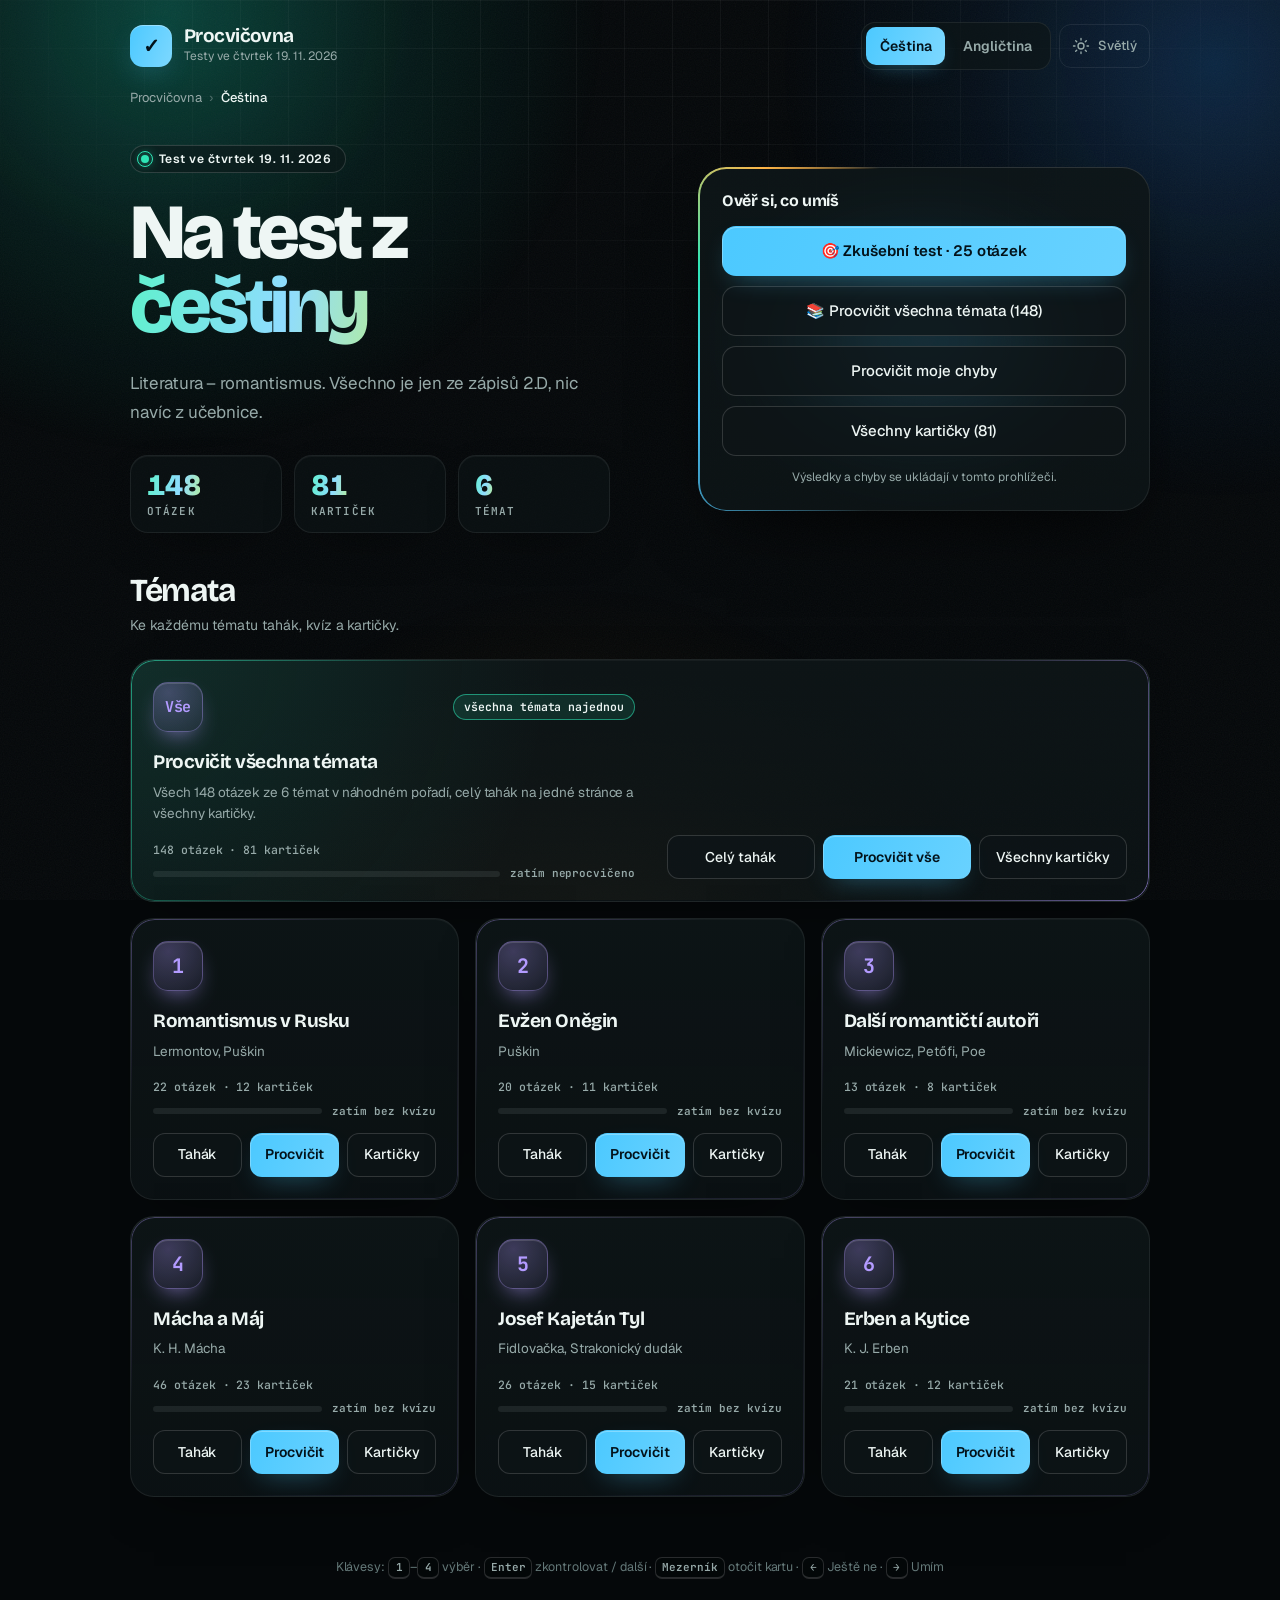
<file: test-cj-aj-2026-11-19.html>
<!doctype html>
<html lang="cs">
<head>
<meta charset="utf-8">
<meta name="viewport" content="width=device-width, initial-scale=1">
<meta name="theme-color" content="#05080a">
<!-- Stejná ikona jako favicon.svg hlavní stránky, vložená přímo (funguje i offline bez dalších souborů) -->
<link rel="icon" type="image/svg+xml" href="data:image/svg+xml,%3Csvg xmlns='http://www.w3.org/2000/svg' viewBox='0 0 64 64'%3E%3Crect width='64' height='64' rx='16' fill='%236cb6ff'/%3E%3Cpath d='m17 32 10 10 20-22' fill='none' stroke='%2306121f' stroke-width='8' stroke-linecap='round' stroke-linejoin='round'/%3E%3C/svg%3E">
<title>Procvičování na testy 19. 11. – ČJ a AJ</title>
<!-- Jeden samostatný soubor: funguje offline, bez instalace. Vzhled převzatý z hlavní stránky Procvičovny (appearance.css).
     Písma se načtou jen online; offline se použije systémové písmo. -->
<link rel="preconnect" href="https://fonts.googleapis.com">
<link rel="preconnect" href="https://fonts.gstatic.com" crossorigin>
<link href="https://fonts.googleapis.com/css2?family=Bricolage+Grotesque:opsz,wght@12..96,500..800&family=Geist:wght@400..700&family=JetBrains+Mono:wght@400;500;600;700&display=swap" rel="stylesheet">
<script>try{if(localStorage.getItem("procvicovna-theme")==="light")document.documentElement.setAttribute("data-theme","light");}catch(e){}</script>
<style>
/* ==========================================================================
   Vzhled převzatý z hlavní stránky Procvičovny (appearance.css – „Aurora“):
   stejné tokeny, písma, pozadí, karty a tlačítka, světlý i tmavý motiv.
   ========================================================================== */
:root{
  --bg:#05080a;--bg2:#081012;
  --panel:rgba(16,25,27,.72);--panel-solid:#0e1618;--panel2:rgba(11,19,21,.66);--code:rgba(3,8,9,.72);
  --line:rgba(255,255,255,.075);--line2:rgba(255,255,255,.15);
  --text:#eef6f4;--muted:#97aaa9;--faint:#647878;
  --accent:#4cc9ff;--accent-2:#2ee6b6;--accent-3:#ffb547;--accent-4:#b8f35a;
  --accent-hover:#7dd8ff;--ink:#03121a;
  --accent-glow:rgba(76,201,255,.45);--accent-3-glow:rgba(255,181,71,.4);
  --hover:rgba(255,255,255,.055);--hover-border:rgba(255,255,255,.24);--input-focus:rgba(76,201,255,.18);
  --good:#5cf2b0;--good-bg:rgba(20,70,52,.38);--good-border:rgba(92,242,176,.45);
  --bad:#ff7a96;--bad-bg:rgba(90,22,44,.38);--bad-border:rgba(255,122,150,.45);
  --warn:#ffd36e;
  --btn-grad:linear-gradient(110deg,var(--accent) 0%,var(--accent-hover) 100%);
  --progress-grad:linear-gradient(90deg,#ff9d3a 0%,var(--accent-3) 55%,var(--warn) 100%);
  --text-grad:linear-gradient(100deg,#5ff0cc 0%,#8fdcff 30%,#c6f56b 60%,#ffc861 85%,#5ff0cc 100%);
  --surface-shadow:0 1px 0 rgba(255,255,255,.04) inset,0 18px 50px -24px rgba(0,0,0,.65);
  --lift-shadow:0 1px 0 rgba(255,255,255,.06) inset,0 30px 70px -28px rgba(0,0,0,.8);
  --sans:"Geist",ui-sans-serif,system-ui,-apple-system,"Segoe UI",sans-serif;
  --display:"Bricolage Grotesque","Geist",ui-sans-serif,system-ui,sans-serif;
  --mono:"JetBrains Mono",ui-monospace,SFMono-Regular,Menlo,Consolas,monospace;
  --ease:cubic-bezier(.2,.8,.2,1);
  --spring:cubic-bezier(.34,1.56,.64,1);
  color-scheme:dark;
}
:root[data-theme="light"]{
  --bg:#f4f7f6;--bg2:#e9f1ef;
  --panel:rgba(255,255,255,.78);--panel-solid:#ffffff;--panel2:rgba(245,249,248,.85);--code:rgba(237,244,242,.9);
  --line:rgba(14,44,42,.1);--line2:rgba(14,44,42,.18);
  --text:#0f1f1e;--muted:#4e6463;--faint:#7e9291;
  --accent:#0a6fb0;--accent-2:#07806a;--accent-3:#c26a00;--accent-4:#4a8f12;
  --accent-hover:#085a91;--ink:#ffffff;
  --accent-glow:rgba(10,111,176,.3);--accent-3-glow:rgba(194,106,0,.25);
  --hover:rgba(14,44,42,.045);--hover-border:rgba(14,44,42,.26);--input-focus:rgba(10,111,176,.15);
  --good:#086c44;--good-bg:#e9f9f1;--good-border:#8fd6b4;
  --bad:#c42950;--bad-bg:#fff0f3;--bad-border:#efa6b8;
  --warn:#9a6700;
  --progress-grad:linear-gradient(90deg,#a85a00 0%,var(--accent-3) 55%,#d98a1a 100%);
  --text-grad:linear-gradient(100deg,#077a66 0%,#0a7fbf 35%,#3f8f12 60%,#c26a00 85%,#077a66 100%);
  --surface-shadow:0 1px 2px rgba(14,44,42,.04),0 14px 40px -22px rgba(14,44,42,.22);
  --lift-shadow:0 2px 4px rgba(14,44,42,.04),0 28px 60px -26px rgba(14,44,42,.32);
  color-scheme:light;
}
/* Barvy předmětů – stejné jako na hlavní stránce */
[data-subject="Literatura"]{--subject-color:#b39bff}
[data-subject="Anglický jazyk"]{--subject-color:#f472b6}
:root[data-theme="light"] [data-subject="Literatura"]{--subject-color:#6d45c9}
:root[data-theme="light"] [data-subject="Anglický jazyk"]{--subject-color:#b02f7c}

/* ---------- Základ ---------- */
*{box-sizing:border-box}
[hidden]{display:none!important}
html{background:var(--bg);-webkit-text-size-adjust:100%;scroll-padding-top:16px}
body{margin:0;background:var(--bg);color:var(--text);font:400 16px/1.6 var(--sans);letter-spacing:-.003em;min-height:100vh;display:flex;flex-direction:column;overflow-x:hidden;-webkit-font-smoothing:antialiased}
.wrap{position:relative;z-index:1;width:100%;max-width:1060px;margin:0 auto;padding-left:20px;padding-right:20px}
main{flex:1;padding-bottom:48px;outline:none}
a{color:var(--accent);text-decoration:none}
a:hover{text-decoration:underline}
h1,h2,h3{font-family:var(--display);font-weight:700;letter-spacing:-.03em;color:var(--text)}
h1{font-size:clamp(28px,4vw,40px);line-height:1.1;margin:.1em 0 .3em}
h2{font-size:clamp(24px,3vw,32px);line-height:1.1}
h3{font-size:19px;margin:1.5em 0 .5em}
p{margin:.5em 0}
b,strong{color:var(--text)}
.muted{color:var(--muted)} .small{font-size:.9rem}
::selection{background:color-mix(in srgb,var(--accent) 40%,transparent);color:var(--text)}
:focus-visible{outline:2px solid var(--accent);outline-offset:3px;border-radius:10px}
kbd{display:inline-flex;align-items:center;justify-content:center;min-width:22px;height:22px;padding:0 6px;font:600 11px/1 var(--mono);color:var(--muted);border:1px solid var(--line2);border-bottom-width:2px;border-radius:7px;background:var(--code)}
.grad-text{display:inline-block;padding:0 .06em .1em 0;background:var(--text-grad);background-size:220% auto;-webkit-background-clip:text;background-clip:text;color:transparent;-webkit-text-fill-color:transparent;animation:grad-pan 9s linear infinite}
*{scrollbar-width:thin;scrollbar-color:color-mix(in srgb,var(--text) 18%,transparent) transparent}

/* ---------- Pozadí ---------- */
.bg-fx{position:fixed;inset:0;z-index:0;pointer-events:none;overflow:hidden;contain:strict}
.aurora{position:absolute;width:70vmax;height:70vmax;border-radius:50%;will-change:transform;opacity:.9}
.aurora.a1{top:-34vmax;left:-22vmax;background:radial-gradient(closest-side,rgba(20,205,170,.34),rgba(20,205,170,.10) 55%,transparent);animation:drift-a 26s ease-in-out infinite alternate}
.aurora.a2{top:-30vmax;right:-30vmax;background:radial-gradient(closest-side,rgba(40,140,255,.26),rgba(40,140,255,.07) 55%,transparent);animation:drift-b 32s ease-in-out infinite alternate}
.aurora.a3{bottom:-44vmax;left:10vw;background:radial-gradient(closest-side,rgba(255,170,60,.17),rgba(255,170,60,.05) 55%,transparent);animation:drift-c 38s ease-in-out infinite alternate}
.bg-grid{position:absolute;inset:0;background-image:linear-gradient(rgba(255,255,255,.04) 1px,transparent 1px),linear-gradient(90deg,rgba(255,255,255,.04) 1px,transparent 1px);background-size:48px 48px;-webkit-mask-image:radial-gradient(ellipse 75% 55% at 50% 0%,#000 25%,transparent 78%);mask-image:radial-gradient(ellipse 75% 55% at 50% 0%,#000 25%,transparent 78%)}
.bg-noise{position:absolute;inset:-50%;opacity:.045;background-image:url("data:image/svg+xml,%3Csvg xmlns='http://www.w3.org/2000/svg' width='160' height='160'%3E%3Cfilter id='n'%3E%3CfeTurbulence type='fractalNoise' baseFrequency='.85' numOctaves='3' stitchTiles='stitch'/%3E%3C/filter%3E%3Crect width='100%25' height='100%25' filter='url(%23n)'/%3E%3C/svg%3E")}
:root[data-theme="light"] .aurora{opacity:.75}
:root[data-theme="light"] .aurora.a1{background:radial-gradient(closest-side,rgba(10,170,140,.20),rgba(10,170,140,.06) 55%,transparent)}
:root[data-theme="light"] .aurora.a2{background:radial-gradient(closest-side,rgba(20,140,230,.15),rgba(20,140,230,.04) 55%,transparent)}
:root[data-theme="light"] .aurora.a3{background:radial-gradient(closest-side,rgba(240,160,40,.14),transparent)}
:root[data-theme="light"] .bg-grid{background-image:linear-gradient(rgba(14,44,42,.05) 1px,transparent 1px),linear-gradient(90deg,rgba(14,44,42,.05) 1px,transparent 1px)}
:root[data-theme="light"] .bg-noise{opacity:.03}

/* ---------- Tlačítka ---------- */
.btn,.theme-btn,.linkbtn{font:inherit;color:inherit}
.btn,.theme-btn{appearance:none;-webkit-appearance:none;display:inline-flex;align-items:center;justify-content:center;gap:8px;min-height:44px;padding:10px 16px;border-radius:12px;border:1px solid var(--line2);background:color-mix(in srgb,var(--panel-solid) 72%,transparent);color:var(--text);font-weight:500;font-size:15px;line-height:1.35;text-align:center;cursor:pointer;text-decoration:none;touch-action:manipulation;transition:transform .18s var(--ease),background .2s,border-color .2s,box-shadow .25s,color .2s}
.btn:hover,.theme-btn:hover{background:color-mix(in srgb,var(--panel-solid) 55%,var(--hover));border-color:var(--hover-border);text-decoration:none}
.btn:active:not(:disabled){transform:scale(.975)}
.btn.primary{position:relative;background:var(--btn-grad);background-size:180% 100%;background-position:0 0;color:var(--ink);border-color:transparent;font-weight:600;box-shadow:0 10px 28px -12px var(--accent-glow),inset 0 1px 0 rgba(255,255,255,.28);transition:transform .18s var(--ease),background-position .5s var(--ease),box-shadow .3s}
.btn.primary:hover:not(:disabled){background:var(--btn-grad);background-size:180% 100%;background-position:100% 0;box-shadow:0 16px 38px -12px var(--accent-glow),inset 0 1px 0 rgba(255,255,255,.32);transform:translateY(-1px)}
.btn.ghost,.theme-btn{background:transparent}
.btn.good{border-color:var(--good-border);background:var(--good-bg);color:var(--good)}
.btn.good:hover{background:color-mix(in srgb,var(--good) 18%,var(--panel-solid))}
.btn.bad{border-color:var(--bad-border);background:var(--bad-bg);color:var(--bad)}
.btn.bad:hover{background:color-mix(in srgb,var(--bad) 18%,var(--panel-solid))}
.btn.errors{border-color:color-mix(in srgb,var(--bad) 45%,transparent);background:color-mix(in srgb,var(--bad) 9%,transparent)}
.btn.big{min-height:52px;padding:12px 24px;font-size:16px;border-radius:14px}
.btn.sm{min-height:38px;padding:6px 12px;font-size:13px}
.btn:disabled{opacity:.45;cursor:not-allowed;box-shadow:none;transform:none}
.btn.chosen{opacity:1;box-shadow:0 0 0 2px currentColor inset}
.btn.dimmed{opacity:.35}
.btn kbd{background:color-mix(in srgb,var(--text) 8%,transparent);color:inherit;border-color:currentColor;opacity:.7}
.btn.primary kbd{background:rgba(0,0,0,.12)}
.linkbtn{background:none;border:0;color:var(--muted);text-decoration:underline;text-underline-offset:3px;cursor:pointer;font-size:14px;padding:10px 0 0}
.linkbtn:hover{color:var(--text)}

/* ---------- Horní lišta ---------- */
.topbar{display:flex;align-items:center;justify-content:space-between;gap:12px;padding-top:22px;padding-bottom:10px}
.brand{display:flex;align-items:center;gap:12px;color:var(--text);text-decoration:none!important}
.brand-mark{position:relative;display:grid;place-items:center;flex:0 0 42px;width:42px;height:42px;border-radius:13px;background:var(--btn-grad);color:var(--ink);font:700 20px var(--mono);box-shadow:0 10px 30px -10px var(--accent-glow),inset 0 1px 0 rgba(255,255,255,.35);overflow:hidden;transition:transform .4s var(--spring)}
.brand-mark::after{content:"";position:absolute;inset:-40%;background:linear-gradient(115deg,transparent 40%,rgba(255,255,255,.55) 50%,transparent 60%);transform:translateX(-70%);animation:sheen 6s ease-in-out infinite}
.brand:hover .brand-mark{transform:rotate(-8deg) scale(1.06)}
.brand-text{display:flex;flex-direction:column}
.brand-name{font:700 19px/1.1 var(--display);letter-spacing:-.03em}
.brand-sub{font-size:12px;color:var(--muted)}
.top-right{display:flex;align-items:center;gap:8px}
.tabs{display:flex;gap:4px;padding:4px;border:1px solid var(--line);border-radius:14px;background:color-mix(in srgb,var(--panel-solid) 70%,transparent)}
.tabs a{display:flex;align-items:center;min-height:38px;padding:6px 14px;border-radius:10px;color:var(--muted);font-weight:600;font-size:14px;text-decoration:none}
.tabs a:hover{color:var(--text);background:var(--hover)}
.tabs a[aria-current="page"]{background:var(--btn-grad);color:var(--ink);box-shadow:0 8px 22px -10px var(--accent-glow)}
.theme-btn{border-color:var(--line);font-size:13px;color:var(--muted);padding:9px 12px}
.theme-btn:hover{color:var(--text)}
.theme-btn svg{transition:transform .5s var(--spring)}.theme-btn:hover svg{transform:rotate(25deg)}

/* ---------- Drobečková navigace ---------- */
.crumbs{display:flex;align-items:center;gap:8px;flex-wrap:wrap;color:var(--muted);font-size:13px;margin:8px 0 10px}
.crumbs a{color:var(--muted)}.crumbs a:hover{color:var(--text)}
.crumbs strong{color:var(--text);font-weight:500}.crumbs .sep{opacity:.5}

/* ---------- Úvod předmětu ---------- */
.hero{display:grid;grid-template-columns:minmax(0,1.15fr) minmax(0,1fr);gap:48px;align-items:center;padding:26px 0 40px}
.hero-eyebrow{display:inline-flex;align-items:center;gap:10px;margin:0;padding:6px 14px 6px 10px;border:1px solid var(--line2);border-radius:999px;background:color-mix(in srgb,var(--panel-solid) 55%,transparent);font:600 12px/1.2 var(--sans);letter-spacing:.04em}
.live-dot{position:relative;width:8px;height:8px;border-radius:50%;background:var(--accent-2);box-shadow:0 0 12px var(--accent-2)}
.live-dot::after{content:"";position:absolute;inset:-4px;border-radius:50%;border:1.5px solid var(--accent-2);animation:ping 2s var(--ease) infinite}
.hero h1{font-size:clamp(42px,6.4vw,78px);line-height:.95;letter-spacing:-.05em;font-weight:800;margin:22px 0 18px}
.hero-lead{font-size:17px;line-height:1.7;max-width:44ch;color:var(--muted);margin:0}
.stats{display:grid;grid-template-columns:repeat(3,minmax(0,1fr));gap:12px;max-width:480px;margin-top:28px}
.stat{display:flex;flex-direction:column;align-items:flex-start;gap:4px;padding:14px 16px;border:1px solid var(--line);border-radius:18px;background:color-mix(in srgb,var(--panel-solid) 55%,transparent);box-shadow:var(--surface-shadow)}
.stat strong{font:800 30px/1 var(--display);letter-spacing:-.04em;background:var(--text-grad);background-size:220% auto;-webkit-background-clip:text;background-clip:text;color:transparent;-webkit-text-fill-color:transparent;font-variant-numeric:tabular-nums}
.stat span{font:600 11px/1.3 var(--mono);color:var(--muted);text-transform:uppercase;letter-spacing:.1em}
@property --angle{syntax:"<angle>";inherits:false;initial-value:0deg}
.start-panel{position:relative;isolation:isolate;padding:24px;border-radius:28px;background:linear-gradient(180deg,color-mix(in srgb,var(--panel-solid) 92%,transparent),color-mix(in srgb,var(--panel-solid) 78%,transparent));box-shadow:inset 0 0 0 1px var(--line),var(--lift-shadow)}
.start-panel::before{content:"";position:absolute;inset:0;border-radius:inherit;padding:1.5px;background:conic-gradient(from var(--angle),transparent 0 55%,var(--accent) 70%,var(--accent-2) 80%,var(--accent-3) 88%,transparent 96%);-webkit-mask:linear-gradient(#000 0 0) content-box,linear-gradient(#000 0 0);-webkit-mask-composite:xor;mask-composite:exclude;animation:spin-angle 7s linear infinite;pointer-events:none}
.start-panel::after{content:"";position:absolute;inset:12% 8%;z-index:-1;border-radius:50%;background:radial-gradient(closest-side,var(--accent-glow),transparent);filter:blur(40px);opacity:.45;pointer-events:none}
.start-panel-label{font:700 16px/1.3 var(--display);letter-spacing:-.02em;margin:0}
.quick-actions{display:flex;flex-direction:column;gap:10px;margin-top:14px}
.quick-actions .btn{min-height:50px;font-size:15px;border-radius:14px}
.panel-hint{font-size:12px;line-height:1.6;margin:12px 0 0;color:var(--muted);text-align:center}

/* ---------- Sekce a karty ---------- */
.section-head{display:flex;align-items:flex-end;justify-content:space-between;gap:16px;margin-bottom:22px}
.section-head h2{margin:0;letter-spacing:-.04em}
.section-head p{margin:6px 0 0;color:var(--muted);font-size:14px}
.topics{display:grid;grid-template-columns:repeat(3,minmax(0,1fr));gap:16px}
.card{position:relative;isolation:isolate;min-width:0;padding:22px;border:1px solid var(--line);border-radius:24px;background:linear-gradient(180deg,color-mix(in srgb,var(--panel-solid) 86%,transparent),color-mix(in srgb,var(--panel-solid) 66%,transparent));box-shadow:var(--surface-shadow)}
.card.topic{display:flex;flex-direction:column;overflow:hidden;transition:transform .45s var(--ease),border-color .3s,box-shadow .4s;animation:rise .7s var(--ease) backwards;animation-delay:calc(var(--i,0) * 55ms)}
.card.topic::before{content:"";position:absolute;inset:0;border-radius:inherit;padding:1px;background:linear-gradient(140deg,var(--subject-color,var(--accent)),transparent 35%,transparent 65%,color-mix(in srgb,var(--subject-color,var(--accent)) 55%,transparent));-webkit-mask:linear-gradient(#000 0 0) content-box,linear-gradient(#000 0 0);-webkit-mask-composite:xor;mask-composite:exclude;opacity:.35;transition:opacity .35s;pointer-events:none}
.card.topic:hover{transform:translateY(-4px);border-color:color-mix(in srgb,var(--subject-color,var(--accent)) 40%,var(--line));box-shadow:var(--lift-shadow),0 24px 60px -30px var(--subject-color,var(--accent))}
.card.topic:hover::before{opacity:1}
.card-top{display:flex;align-items:center;justify-content:space-between;gap:10px;margin-bottom:18px}
.card-icon{display:grid;place-items:center;flex:0 0 auto;width:50px;height:50px;border-radius:15px;color:var(--subject-color,var(--accent));font:700 20px var(--mono);background:radial-gradient(circle at 30% 20%,color-mix(in srgb,var(--subject-color,var(--accent)) 30%,transparent),color-mix(in srgb,var(--subject-color,var(--accent)) 8%,transparent));border:1px solid color-mix(in srgb,var(--subject-color,var(--accent)) 32%,transparent);box-shadow:0 10px 26px -12px var(--subject-color,var(--accent)),inset 0 1px 0 rgba(255,255,255,.14);transition:transform .5s var(--spring)}
.card.topic:hover .card-icon{transform:translateY(-2px) rotate(-6deg) scale(1.06)}
.main-pill{display:inline-flex;align-items:center;min-height:26px;padding:3px 10px;border-radius:999px;font:600 11.5px/1.2 var(--mono);color:var(--ink);background:var(--accent-3);box-shadow:0 6px 18px -8px var(--accent-3-glow)}
.card h3{font:700 19px/1.25 var(--display);letter-spacing:-.025em;margin:0}
.card.topic p{font-size:13.5px;line-height:1.6;margin:8px 0 0;color:var(--muted)}
.card-meta{font:500 11.5px/1.5 var(--mono);color:var(--muted);padding-top:16px;margin-top:auto}
.card-mastery{display:flex;align-items:center;gap:10px;margin-top:10px}
.mastery-track{position:relative;flex:1;height:6px;border-radius:99px;background:color-mix(in srgb,var(--text) 8%,transparent);overflow:hidden}
.mastery-fill{position:absolute;left:0;top:0;bottom:0;border-radius:99px;background:linear-gradient(90deg,color-mix(in srgb,var(--subject-color,var(--accent)) 55%,transparent),var(--subject-color,var(--accent)));box-shadow:0 0 12px var(--subject-color,var(--accent))}
.mastery-label{font:600 11px/1 var(--mono);color:var(--muted);white-space:nowrap}
.acts{display:flex;gap:8px;flex-wrap:wrap}
.card.topic .acts{margin-top:16px}
.card.topic .acts .btn{flex:1 1 0;min-width:0;padding:10px 6px;font-size:14px}

/* „Všechna témata“ – karta přes celou šířku */
.card.topic.all-topics{grid-column:1/-1;display:grid;grid-template-columns:minmax(0,1fr) minmax(0,460px);gap:16px 32px;align-items:end;background:radial-gradient(700px circle at 0% 0%,color-mix(in srgb,var(--accent-2) 12%,transparent),transparent 60%),linear-gradient(180deg,color-mix(in srgb,var(--panel-solid) 88%,transparent),color-mix(in srgb,var(--panel-solid) 70%,transparent))}
.card.topic.all-topics::before{opacity:.6;background:linear-gradient(120deg,var(--accent-2),transparent 30%,transparent 70%,var(--subject-color,var(--accent)))}
.all-main{display:flex;flex-direction:column;min-width:0}
.card.topic.all-topics .acts{margin-top:0}
.all-pill{display:inline-flex;align-items:center;min-height:26px;padding:3px 10px;border-radius:999px;font:600 11.5px/1.2 var(--mono);color:var(--text);border:1px solid color-mix(in srgb,var(--accent-2) 55%,transparent);background:color-mix(in srgb,var(--accent-2) 12%,transparent)}
.card-icon.word{font-size:15px;letter-spacing:-.02em}
.sheet-part + .sheet-part{margin-top:30px;padding-top:4px;border-top:1px dashed var(--line2)}
.sheet-topic{display:flex;align-items:center;gap:12px;font-size:24px;margin:24px 0 6px}
.sheet-topic .card-icon{width:38px;height:38px;font-size:15px;border-radius:12px}

/* ---------- Téma ---------- */
.ttl{display:flex;align-items:center;gap:14px;margin-top:6px}
.ttl h1{margin:0}
.ttl p{margin:2px 0 0}
.seg{display:flex;gap:4px;padding:4px;margin:18px 0;border:1px solid var(--line);border-radius:14px;background:color-mix(in srgb,var(--panel-solid) 70%,transparent)}
.seg a{flex:1;display:flex;align-items:center;justify-content:center;min-height:42px;padding:8px 6px;border-radius:10px;color:var(--muted);font-weight:600;text-decoration:none}
.seg a:hover{color:var(--text);background:var(--hover)}
.seg a.on{background:var(--btn-grad);color:var(--ink);box-shadow:0 8px 22px -10px var(--accent-glow)}

/* ---------- Tahák ---------- */
.sheet{position:relative;overflow:hidden;border:1px solid var(--line);border-radius:26px;padding:8px 28px 24px;background:linear-gradient(180deg,color-mix(in srgb,var(--panel-solid) 88%,transparent),color-mix(in srgb,var(--panel-solid) 74%,transparent));box-shadow:var(--lift-shadow);line-height:1.7;overflow-wrap:break-word}
.sheet::before{content:"";position:absolute;left:0;right:0;top:0;height:3px;background:linear-gradient(90deg,var(--subject-color,var(--accent)),color-mix(in srgb,var(--subject-color,var(--accent)) 30%,transparent) 60%,transparent);opacity:.85}
.sheet > :first-child{margin-top:20px}
.sheet h3{font-size:20px}
.sheet ul,.sheet ol{padding-left:1.3em;margin:.4em 0}
.sheet li{margin:.3em 0}
.sheet li::marker{color:var(--subject-color,var(--accent))}
.sheet q{quotes:"„" "“";font-style:italic;color:var(--text)}
.lead{font-size:17px}
.tag{display:inline-block;font:600 11.5px/1.3 var(--mono);padding:3px 10px;border-radius:999px;color:var(--text);background:color-mix(in srgb,var(--subject-color,var(--accent)) 14%,transparent);border:1px solid color-mix(in srgb,var(--subject-color,var(--accent)) 38%,transparent);vertical-align:middle;margin-left:6px;white-space:nowrap}
td .tag{white-space:normal;margin:4px 0 0}
.note{background:color-mix(in srgb,var(--accent) 7%,transparent);border:1px solid var(--line);border-left:3px solid var(--accent);border-radius:14px;padding:12px 16px;margin:16px 0}
.note ul{margin:.3em 0 0}
.warn{background:color-mix(in srgb,var(--accent-3) 9%,transparent);border:1px solid var(--line);border-left:3px solid var(--accent-3);border-radius:14px;padding:12px 16px;margin:16px 0}
.tablewrap{overflow-x:auto;margin:14px 0;border:1px solid var(--line);border-radius:16px;background:color-mix(in srgb,var(--panel-solid) 50%,transparent);-webkit-overflow-scrolling:touch}
table{border-collapse:collapse;width:100%;font-size:15px;line-height:1.55}
th,td{text-align:left;vertical-align:top;padding:10px 14px;border-bottom:1px solid var(--line)}
th{font:600 11.5px/1.4 var(--mono);text-transform:uppercase;letter-spacing:.08em;color:var(--muted);background:color-mix(in srgb,var(--text) 4%,transparent)}
tr:last-child td{border-bottom:0}
td ul{margin:0;padding-left:1.1em}
tr.hl td{background:color-mix(in srgb,var(--subject-color,var(--accent)) 9%,transparent)}
tr.bonus td{color:var(--muted)}
table.voc td:first-child{font-weight:600;width:48%}
ul.x{list-style:none;padding-left:0}
ul.ex li{font-style:italic}
.flow{background:var(--code);border:1px solid var(--line);border-radius:12px;padding:12px 14px;font:500 13.5px/1.7 var(--mono)}
.letter{display:grid;gap:8px;padding:16px;border:1px dashed var(--line2);border-radius:14px;background:var(--code);font-size:14px}
.letter .r{text-align:right}
.sheet-foot{display:flex;gap:8px;flex-wrap:wrap;margin-top:18px}

/* ---------- Kvíz ---------- */
.qtop{display:flex;justify-content:space-between;align-items:center;gap:10px;color:var(--muted);font:600 12.5px/1.4 var(--mono);margin-bottom:8px}
.qtop b{color:var(--text)}
.okc{color:var(--good)} .badc{color:var(--bad)}
.timer{margin-left:10px;font-variant-numeric:tabular-nums}
.progress{position:relative;height:8px;border-radius:99px;background:color-mix(in srgb,var(--text) 8%,transparent);margin-bottom:16px;overflow:hidden}
.progress i{position:relative;display:block;height:100%;border-radius:99px;background:var(--progress-grad);box-shadow:0 0 16px var(--accent-3-glow);transition:width .6s var(--ease);overflow:hidden}
.progress i::after{content:"";position:absolute;inset:0;background:linear-gradient(90deg,transparent,rgba(255,255,255,.55),transparent);transform:translateX(-100%);animation:shimmer 2.4s ease-in-out infinite}
.qcard{position:relative;overflow:hidden;border:1px solid var(--line);border-radius:26px;padding:24px 26px 26px;background:linear-gradient(180deg,color-mix(in srgb,var(--panel-solid) 88%,transparent),color-mix(in srgb,var(--panel-solid) 74%,transparent));box-shadow:var(--lift-shadow);animation:rise .45s var(--ease) backwards}
.qcard::before{content:"";position:absolute;left:0;right:0;top:0;height:3px;background:linear-gradient(90deg,var(--subject-color,var(--accent)),color-mix(in srgb,var(--subject-color,var(--accent)) 30%,transparent) 60%,transparent);opacity:.85}
.qcard:has(.fb.ok){border-color:var(--good-border)}
.qcard:has(.fb.bad){border-color:var(--bad-border)}
.badges{display:flex;gap:6px;flex-wrap:wrap;margin-bottom:12px}
.badge{display:inline-block;font:600 11px/1.3 var(--mono);padding:5px 11px;border-radius:999px;color:var(--text);background:color-mix(in srgb,var(--subject-color,var(--accent)) 12%,transparent);border:1px solid color-mix(in srgb,var(--subject-color,var(--accent)) 38%,transparent)}
.badge.type{background:transparent;border-color:var(--line2);color:var(--muted)}
.badge.bonus{color:var(--warn);background:color-mix(in srgb,var(--accent-3) 10%,transparent);border-color:color-mix(in srgb,var(--accent-3) 45%,transparent)}
.badge.ctx{color:var(--accent);background:color-mix(in srgb,var(--accent) 8%,transparent);border-color:color-mix(in srgb,var(--accent) 40%,transparent)}
.qtext{font-size:20px;line-height:1.55;font-weight:550;letter-spacing:-.015em;margin-bottom:20px;overflow-wrap:break-word}
.qtext .hint{display:inline-block;font:500 13.5px/1.4 var(--mono);color:var(--muted)}
.opts{display:grid;gap:10px}
.opt{display:flex;align-items:flex-start;gap:14px;width:100%;min-height:54px;padding:14px 16px;text-align:left;border:1px solid var(--line);border-radius:14px;background:color-mix(in srgb,var(--panel-solid) 60%,transparent);color:var(--text);font:inherit;font-size:16px;line-height:1.55;cursor:pointer;overflow-wrap:break-word;transition:transform .2s var(--ease),border-color .2s,background .2s,box-shadow .25s}
.opt span{min-width:0}
.opt kbd{flex:none;margin-top:1px}
.opt:hover:not(:disabled){background:color-mix(in srgb,var(--accent) 6%,var(--panel-solid));border-color:var(--line2);transform:translateX(3px)}
.opt.sel{background:color-mix(in srgb,var(--accent) 13%,var(--panel-solid));border-color:color-mix(in srgb,var(--accent) 70%,transparent);box-shadow:inset 3px 0 0 var(--accent),0 10px 26px -16px var(--accent-glow)}
.opt.right{background:var(--good-bg);border-color:var(--good-border);box-shadow:inset 3px 0 0 var(--good)}
.opt.wrong{background:var(--bad-bg);border-color:var(--bad-border);box-shadow:inset 3px 0 0 var(--bad)}
.opt.dim{opacity:.5}
.opt:disabled{cursor:default}
.fill{display:flex;gap:10px}
.fill input,textarea{flex:1;min-width:0;font:inherit;font-size:16px;padding:12px 14px;border-radius:14px;border:1px solid var(--line2);background:var(--code);color:var(--text)}
textarea{width:100%;resize:vertical;line-height:1.5}
.fill input::placeholder,textarea::placeholder{color:var(--faint)}
.fill input:focus,textarea:focus{outline:none;border-color:var(--accent);box-shadow:0 0 0 4px var(--input-focus)}
.fill input.right{border-color:var(--good-border);background:var(--good-bg)}
.fill input.wrong{border-color:var(--bad-border);background:var(--bad-bg)}
.fill input:disabled{opacity:1;color:var(--text)}
.nudge{animation:shake .4s var(--ease)}
.row{display:flex;gap:10px;flex-wrap:wrap;align-items:center;margin-top:12px}
.fb{margin-top:18px;padding:14px 16px;border-radius:14px;border:1px solid var(--line);border-left-width:4px;background:var(--code);font-size:15px;line-height:1.65;animation:pop .4s var(--spring)}
.fb.ok{border-color:var(--good-border);border-left-color:var(--good);box-shadow:0 0 0 1px color-mix(in srgb,var(--good) 18%,transparent),0 12px 34px -18px var(--good)}
.fb.bad{border-color:var(--bad-border);border-left-color:var(--bad);box-shadow:0 0 0 1px color-mix(in srgb,var(--bad) 18%,transparent),0 12px 34px -18px var(--bad)}
.fb-h{font:700 17px/1.3 var(--display);letter-spacing:-.02em}
.fb.ok .fb-h{color:var(--good)} .fb.bad .fb-h{color:var(--bad)}
.fb-a{margin-top:4px}
.fb-e{margin-top:6px}
.fb-e span{color:var(--muted);font-weight:600}
.fb-x{margin-top:4px;color:var(--warn)}
.model{margin-top:14px;padding:16px 18px;border-radius:14px;border-left:3px solid var(--good);background:color-mix(in srgb,var(--good) 6%,var(--panel-solid));line-height:1.7}
.model .lbl{font:600 11px/1.3 var(--mono);text-transform:uppercase;letter-spacing:.1em;color:var(--muted);margin-bottom:6px}
.model ul,.model ol{margin:.3em 0;padding-left:1.25em}
.selfq{margin:14px 0 8px}
.self{display:flex;gap:8px;flex-wrap:wrap}
.self .btn{flex:1 1 140px}
.qnav{display:flex;justify-content:flex-end;margin-top:18px}
.qnav .btn{min-width:200px}

/* ---------- Výsledek ---------- */
.result{display:flex;align-items:center;gap:22px;margin-bottom:16px;padding:22px;border:1px solid var(--line);border-radius:26px;background:linear-gradient(180deg,color-mix(in srgb,var(--panel-solid) 88%,transparent),color-mix(in srgb,var(--panel-solid) 74%,transparent));box-shadow:var(--lift-shadow);animation:rise .5s var(--ease) backwards}
.ring{--p:0;position:relative;flex:none;display:grid;place-items:center;width:110px;height:110px;border-radius:50%;background:conic-gradient(var(--accent-3) calc(var(--p) * 1%),color-mix(in srgb,var(--text) 8%,transparent) 0);filter:drop-shadow(0 0 10px var(--accent-3-glow))}
.ring::before{content:"";position:absolute;inset:10px;border-radius:50%;background:var(--panel-solid)}
.ring span{position:relative;font:800 26px/1 var(--display);letter-spacing:-.04em;font-variant-numeric:tabular-nums}
.result h2{margin:2px 0 4px;font-size:26px}
.result p{margin:0;color:var(--muted)}
.nb{color:var(--accent-3)}
.res-acts{margin-bottom:8px}
.sec{font:600 12px/1.3 var(--mono);text-transform:uppercase;letter-spacing:.1em;color:var(--muted);margin:26px 0 12px}
.mistakes{padding-left:1.4em;margin:0}
.mistakes li{margin:0 0 12px;padding:14px 16px;border:1px solid var(--line);border-radius:18px;background:color-mix(in srgb,var(--panel-solid) 70%,transparent);box-shadow:var(--surface-shadow)}
.mistakes li::marker{color:var(--muted);font-family:var(--mono)}
.mistakes .badge{margin-bottom:6px}
.m-q{font-weight:600;margin-bottom:8px}
.m-row{display:flex;gap:10px;font-size:15px;margin:3px 0}
.m-row .lbl{flex:none;width:120px;color:var(--muted);font:500 12px/1.9 var(--mono)}
.m-row .bad{color:var(--bad);overflow-wrap:anywhere}
.m-row .ok{color:var(--good)}
.m-e{margin-top:8px;padding-top:8px;border-top:1px solid var(--line);font-size:14.5px;color:var(--muted)}
details summary{cursor:pointer;color:var(--accent)}
details .model{color:var(--text)}
.allok{font:700 20px var(--display)}

/* ---------- Kartičky ---------- */
.flip{perspective:1200px;cursor:pointer;margin:8px 0 16px;outline:none;border-radius:26px;-webkit-tap-highlight-color:transparent}
.flip:focus-visible .face{box-shadow:0 0 0 2px var(--accent),var(--lift-shadow)}
.flip-in{display:grid;min-height:250px;transition:transform .5s var(--ease);transform-style:preserve-3d;-webkit-transform-style:preserve-3d}
.flip.on .flip-in{transform:rotateY(180deg)}
.face{grid-area:1/1;display:flex;flex-direction:column;align-items:center;justify-content:center;gap:12px;padding:28px 22px;text-align:center;border:1px solid var(--line);border-radius:26px;backface-visibility:hidden;-webkit-backface-visibility:hidden;box-shadow:var(--lift-shadow);overflow-wrap:break-word}
.front{background:linear-gradient(180deg,color-mix(in srgb,var(--panel-solid) 90%,transparent),color-mix(in srgb,var(--panel-solid) 74%,transparent))}
.back{transform:rotateY(180deg);border-color:color-mix(in srgb,var(--subject-color,var(--accent)) 50%,transparent);background:radial-gradient(500px circle at 50% 0%,color-mix(in srgb,var(--subject-color,var(--accent)) 16%,transparent),transparent 70%),color-mix(in srgb,var(--panel-solid) 92%,transparent)}
.ftext{max-width:100%;font:700 24px/1.35 var(--display);letter-spacing:-.02em}
.back .ftext{font:500 19px/1.5 var(--sans);letter-spacing:0}
.back .ftext b{color:var(--subject-color,var(--accent))}
.face .hint{font:500 11.5px/1.3 var(--mono);color:var(--faint);text-transform:uppercase;letter-spacing:.08em}
.cardbtns{display:grid;grid-template-columns:1fr 1fr;gap:10px}
.cardbtns .btn{min-height:56px;font-size:16px;border-radius:14px;font-weight:600}
.cardtools{display:flex;gap:8px;justify-content:center;flex-wrap:wrap;margin-top:12px}

/* Animace Umím / Ještě ne */
main{overflow-x:clip}
.flip{position:relative}
.flip.enter{animation:card-in .45s var(--spring) backwards}
.flip.fly-right{animation:fly-right .52s cubic-bezier(.55,.05,.7,.2) forwards;pointer-events:none}
.flip.fly-left{animation:fly-left .52s cubic-bezier(.55,.05,.7,.2) forwards;pointer-events:none}
.flip.fly-right .face{border-color:var(--good-border);box-shadow:inset 0 0 0 1px var(--good),0 24px 70px -24px var(--good)}
.flip.fly-left .face{border-color:var(--bad-border);box-shadow:inset 0 0 0 1px var(--bad),0 24px 70px -24px var(--bad)}
.stamp{position:absolute;top:20px;z-index:3;padding:6px 14px;border-radius:12px;border:2px solid currentColor;background:color-mix(in srgb,var(--panel-solid) 75%,transparent);font:800 18px/1.1 var(--display);letter-spacing:-.01em;white-space:nowrap;pointer-events:none;transform:rotate(var(--r));animation:stamp-in .24s var(--spring) both}
.stamp.yes{--r:8deg;right:22px;color:var(--good);box-shadow:0 0 24px -6px var(--good)}
.stamp.no{--r:-8deg;left:22px;color:var(--bad);box-shadow:0 0 24px -6px var(--bad)}
.okc.bump{display:inline-block;animation:bump .5s var(--spring)}
.cardbtns .btn{position:relative}
.cardbtns .btn.hit{animation:hit .35s var(--spring)}
.plus1{position:absolute;left:50%;top:0;font:800 20px/1 var(--display);color:var(--good);text-shadow:0 0 12px var(--good);pointer-events:none;animation:float-up .5s var(--ease) forwards}
@keyframes card-in{from{opacity:0;transform:translateY(26px) scale(.92)}}
@keyframes fly-right{0%{transform:none}28%{transform:translateX(-12px) rotate(-2deg)}100%{transform:translateX(115%) rotate(14deg);opacity:0}}
@keyframes fly-left{0%{transform:none}28%{transform:translateX(12px) rotate(2deg)}100%{transform:translate(-115%,14px) rotate(-14deg) scale(.92);opacity:0}}
@keyframes stamp-in{from{opacity:0;transform:scale(1.7) rotate(var(--r))}to{opacity:1;transform:scale(1) rotate(var(--r))}}
@keyframes bump{40%{transform:scale(1.35)}100%{transform:scale(1)}}
@keyframes hit{40%{transform:scale(.94)}100%{transform:scale(1)}}
@keyframes float-up{0%{opacity:0;transform:translate(-50%,-20%) scale(.7)}20%{opacity:1;transform:translate(-50%,-70%) scale(1.1)}100%{opacity:0;transform:translate(-50%,-220%) scale(1)}}

/* ---------- Zkušební test – nastavení ---------- */
.setup{max-width:640px}
.quota{list-style:none;padding:0;margin:12px 0;display:grid;grid-template-columns:repeat(2,1fr);gap:4px 18px;font-size:14px;color:var(--muted)}
.quota li{display:flex;justify-content:space-between;gap:10px;padding:5px 0;border-bottom:1px dashed var(--line2)}
.quota b{font-family:var(--mono)}
.check{display:flex;gap:10px;align-items:flex-start;margin:16px 0;cursor:pointer}
.check input{flex:none;width:20px;height:20px;margin-top:3px;accent-color:var(--accent)}

.foot{color:var(--faint);font-size:12.5px;padding-top:8px;padding-bottom:28px;text-align:center;line-height:2.2}

/* ---------- Animace ---------- */
@keyframes grad-pan{to{background-position:220% center}}
@keyframes drift-a{0%{transform:translate3d(0,0,0) scale(1)}50%{transform:translate3d(14vw,8vh,0) scale(1.12)}100%{transform:translate3d(4vw,18vh,0) scale(.95)}}
@keyframes drift-b{0%{transform:translate3d(0,0,0) scale(1)}50%{transform:translate3d(-12vw,14vh,0) scale(.9)}100%{transform:translate3d(-20vw,4vh,0) scale(1.1)}}
@keyframes drift-c{0%{transform:translate3d(0,0,0) scale(1)}50%{transform:translate3d(18vw,-10vh,0) scale(1.15)}100%{transform:translate3d(-8vw,-4vh,0) scale(1)}}
@keyframes spin-angle{to{--angle:360deg}}
@keyframes sheen{0%,70%{transform:translateX(-70%)}85%,100%{transform:translateX(70%)}}
@keyframes ping{0%{transform:scale(.6);opacity:.9}80%,100%{transform:scale(1.9);opacity:0}}
@keyframes rise{from{opacity:0;transform:translateY(18px) scale(.985)}}
@keyframes pop{0%{transform:scale(.96);opacity:.4}100%{transform:scale(1);opacity:1}}
@keyframes shimmer{0%{transform:translateX(-100%)}60%,100%{transform:translateX(100%)}}
@keyframes shake{0%,100%{transform:translateX(0)}20%{transform:translateX(-7px)}40%{transform:translateX(6px)}60%{transform:translateX(-4px)}80%{transform:translateX(2px)}}

/* ---------- Responzivita ---------- */
@media(hover:none){.foot,.kbdhint,.opt kbd,.btn kbd{display:none}.card.topic:hover,.opt:hover:not(:disabled){transform:none}}
@media(max-width:980px){.topics{grid-template-columns:repeat(2,minmax(0,1fr))}.hero{gap:32px}}
@media(max-width:860px){.hero{grid-template-columns:1fr;padding-top:18px}.start-panel{max-width:560px}}
@media(max-width:760px){
  .wrap{padding-left:16px;padding-right:16px}
  .topbar{padding-top:max(14px,env(safe-area-inset-top))}
  .brand-mark{flex-basis:38px;width:38px;height:38px;font-size:18px;border-radius:12px}
  .brand-sub,.theme-label{display:none}
  .theme-btn{width:44px;padding:0}
  .topics{grid-template-columns:1fr}
  .card.topic.all-topics{grid-template-columns:1fr}
  .qcard{padding:20px 18px 20px;border-radius:22px}
  .qtext{font-size:18px}
  .sheet{padding:4px 18px 18px;border-radius:22px}
}
@media(max-width:600px){
  table.stack,table.stack tbody,table.stack tr,table.stack td{display:block;width:100%}
  table.stack tr:first-child{display:none}
  table.stack tr{border-bottom:1px solid var(--line);padding:8px 0}
  table.stack tr:last-child{border-bottom:0}
  table.stack td{border:0;padding:3px 14px}
  table.stack td:first-child{font-weight:700;padding-top:4px}
  table.stack td[data-l]::before{content:attr(data-l);display:block;margin-top:4px;font:600 11px/1.4 var(--mono);text-transform:uppercase;letter-spacing:.08em;color:var(--muted)}
}
@media(max-width:480px){
  .brand-text{display:none}
  .tabs a{padding:6px 12px}
  .hero h1{font-size:44px}
  .stat{padding:12px}
  .stat strong{font-size:24px}
  .fill{flex-direction:column}
  .opt{padding:12px;gap:10px;font-size:15px;min-height:50px}
  .qnav .btn,.sheet-foot .btn,.res-acts .btn{width:100%}
  .result{flex-direction:column;text-align:center}
  .m-row{flex-direction:column;gap:0}
  .m-row .lbl{width:auto}
  th,td{padding:8px 10px}
  .quota{grid-template-columns:1fr}
  .ftext{font-size:21px}
  .back .ftext{font-size:17px}
}
@media(prefers-reduced-motion:reduce){
  .aurora,.grad-text,.stat strong,.start-panel::before,.brand-mark::after,.live-dot::after,.progress i::after{animation:none!important}
  *{transition:none!important}
  .card.topic,.qcard,.result,.fb,.flip.enter,.okc.bump,.cardbtns .btn.hit,.stamp,.plus1{animation:none!important}
}
@media print{
  :root{--bg:#fff;--panel-solid:#fff;--code:#f5f5f5;--text:#000;--muted:#333;--faint:#555;--line:#bbb;--line2:#999;--accent:#003a8c;--subject-color:#333}
  .bg-fx,.topbar,.foot,.seg,.crumbs,.sheet-foot{display:none!important}
  body{background:#fff;color:#000;font-size:12pt}
  .sheet{border:0;padding:0;box-shadow:none;background:none}
  .sheet::before{display:none}
  .tablewrap{overflow:visible}
}

</style>
</head>
<body data-subject="Literatura">
<div class="bg-fx" aria-hidden="true"><div class="aurora a1"></div><div class="aurora a2"></div><div class="aurora a3"></div><div class="bg-grid"></div><div class="bg-noise"></div></div>
<header class="wrap topbar">
  <a class="brand" href="index.html" title="Zpět na hlavní stránku Procvičovny">
    <span class="brand-mark" aria-hidden="true">✓</span>
    <span class="brand-text"><span class="brand-name">Procvičovna</span><span class="brand-sub">Testy ve čtvrtek 19. 11. 2026</span></span>
  </a>
  <div class="top-right">
    <nav class="tabs" aria-label="Předmět">
      <a href="#/cj" data-s="cj">Čeština</a>
      <a href="#/aj" data-s="aj">Angličtina</a>
    </nav>
    <button type="button" class="ghost theme-btn" id="themeToggle" aria-label="Přepnout motiv"></button>
  </div>
</header>
<main id="app" class="wrap" tabindex="-1"></main>
<footer class="wrap foot">Klávesy: <kbd>1</kbd>–<kbd>4</kbd> výběr · <kbd>Enter</kbd> zkontrolovat / další · <kbd>Mezerník</kbd> otočit kartu · <kbd>←</kbd> Ještě ne · <kbd>→</kbd> Umím</footer>
<script>
/* Pomocné konstruktory otázek
   M = výběr ze 4 možností (a = správně, w = 3 špatné), F = doplňovačka (a = uznávané odpovědi),
   O = otevřená otázka se vzorovou odpovědí (sebehodnocení).
   x: { bonus:1 } 3. kondicionál „pokud jste brali“ · { ctx:1 } kontext mimo rozsah · { name:1 } stačí příjmení */
var DATA = {};
function M(q, a, w, e, x) { return Object.assign({ t: "mc", q: q, a: a, w: w, e: e }, x || {}); }
function F(q, a, e, x) { return Object.assign({ t: "fill", q: q, a: [].concat(a), e: e }, x || {}); }
function O(q, a, x) { return Object.assign({ t: "open", q: q, a: a }, x || {}); }

/* Tolerantní kontrola psaných odpovědí */
var Norm = (function () {
  function stripDia(s) { return s.normalize("NFD").replace(/[̀-ͯ]/g, ""); }
  function stripTags(s) { return String(s).replace(/<[^>]*>/g, " "); }

  // malá písmena, bez diakritiky, bez interpunkce, jednotné apostrofy a mezery
  function base(s) {
    return stripDia(stripTags(s).toLowerCase())
      .replace(/[’‘`´ʼ]/g, "'")
      .replace(/[–—]/g, "-")
      .replace(/[„“”"«»]/g, " ")
      .replace(/[.,!?;:…()\[\]\/]/g, " ")
      .replace(/\s*-\s*/g, "-")
      .replace(/\s+/g, " ")
      .trim()
      .replace(/^-+|-+$/g, "")
      .trim();
  }

  var PRON_S = /\b(he|she|it|that|there|what|who|here|where|how|this|everyone|nobody|somebody|someone)'s\b/g;
  // alt = false: 'd → would, 's → is ; alt = true: 'd → had, 's → has
  function expandEn(s, alt) {
    s = s.replace(/\bwon't\b/g, "will not")
      .replace(/\bcan't\b/g, "can not")
      .replace(/\bcannot\b/g, "can not")
      .replace(/\bshan't\b/g, "shall not")
      .replace(/\blet's\b/g, "let us")
      .replace(/n't\b/g, " not")
      .replace(/'ll\b/g, " will")
      .replace(/'re\b/g, " are")
      .replace(/'m\b/g, " am")
      .replace(/'ve\b/g, " have")
      .replace(/'d\b/g, alt ? " had" : " would")
      .replace(PRON_S, function (m, p) { return p + (alt ? " has" : " is"); })
      .replace(/(^|\s)'s\b/g, function (m, p) { return p + (alt ? "has" : "is"); });
    return s.replace(/\s+/g, " ").trim();
  }

  var SUBJ = /^(i|you|he|she|it|we|they) /;
  function enVariants(s) {
    var b = base(s), out = new Set();
    [false, true].forEach(function (alt) {
      var v = expandEn(b, alt);
      out.add(v);
      out.add(v.replace(SUBJ, ""));
    });
    out.delete("");
    return out;
  }

  // Zkratky napsané bez apostrofu (dont, wont, im, shes …) – jen ty, které
  // nejsou jiným běžným slovem; its / were / ill / well / shell se nedoplňují.
  var RESTORE = [
    [/\b(do|does|did|is|are|was|were|has|have|had|could|should|would|must|need|might|ca|wo|sha)nt\b/gi, "$1n't"],
    [/\b(i)m\b/gi, "$1'm"],
    [/\b(i|you|we|they|could|should|would|might|must)ve\b/gi, "$1've"],
    [/\b(you|they)re\b/gi, "$1're"],
    [/\b(you|they|it|that|there)ll\b/gi, "$1'll"],
    [/\b(you|they)d\b/gi, "$1'd"],
    [/\b(he|she|that|there|what|who|here)s\b/gi, "$1's"],
    [/\bI(ll|d)\b/g, "I'$1"],                 // „Ill“ s velkým I je vždy I'll (ill = nemocný)
    [/^(i|he|she)ll (?=\w)/i, "$1'll "],      // na začátku odpovědi: „ill get“ = I'll get
    [/^(ll|re|ve|m|s|d) /i, "'$1 "]           // „ll get“ místo „'ll get“
  ];
  function restoreApos(s) {
    s = String(s).replace(/[’‘`´ʼ]/g, "'");
    RESTORE.forEach(function (r) { s = s.replace(r[0], r[1]); });
    return s;
  }
  // Volné porovnání: apostrofy nehrají roli (dont get = don't get = do not get)
  function looseVariants(s) {
    var out = new Set();
    [s, restoreApos(s)].forEach(function (x) {
      enVariants(x).forEach(function (v) { out.add(v); out.add(v.replace(/'/g, "")); });
      var b = base(x).replace(/'/g, "");
      out.add(b); out.add(b.replace(SUBJ, ""));
    });
    out.delete("");
    return out;
  }

  function lev(a, b) {
    if (Math.abs(a.length - b.length) > 1) return 2;
    var prev = [], cur, i, j;
    for (j = 0; j <= b.length; j++) prev[j] = j;
    for (i = 1; i <= a.length; i++) {
      cur = [i];
      for (j = 1; j <= b.length; j++) {
        cur[j] = Math.min(prev[j] + 1, cur[j - 1] + 1, prev[j - 1] + (a[i - 1] === b[j - 1] ? 0 : 1));
      }
      prev = cur;
    }
    return prev[b.length];
  }

  // vrací null (prázdné), {ok:true}, {ok:true, typo:"správný tvar"},
  // {ok:true, apos:"tvar s apostrofem"} nebo {ok:false}
  function check(q, input, subj) {
    var raw = String(input || "").trim();
    if (!raw) return null;
    var i, a;
    if (subj === "aj") {
      var vin = enVariants(raw);
      for (i = 0; i < q.a.length; i++) {
        var hit = false;
        enVariants(q.a[i]).forEach(function (v) { if (vin.has(v)) hit = true; });
        if (hit) return { ok: true };
      }
      var lin = looseVariants(raw);
      for (i = 0; i < q.a.length; i++) {
        var lhit = false;
        looseVariants(q.a[i]).forEach(function (v) { if (lin.has(v)) lhit = true; });
        if (lhit) return { ok: true, apos: /'/.test(q.a[i]) ? q.a[i] : restoreApos(raw) };
      }
      return { ok: false };
    }
    var n = base(raw);
    for (i = 0; i < q.a.length; i++) {
      a = base(q.a[i]);
      if (n === a) return { ok: true };
      if (q.name) {
        var last = a.split(" ").pop();
        if (n.split(" ").pop() === last) return { ok: true };
      }
    }
    for (i = 0; i < q.a.length; i++) {
      a = base(q.a[i]);
      if (a.length >= 6 && lev(n, a) <= 1) return { ok: true, typo: q.a[i] };
      if (q.name) {
        var l2 = a.split(" ").pop(), nl = n.split(" ").pop();
        if (l2.length >= 6 && lev(nl, l2) <= 1) return { ok: true, typo: q.a[i] };
      }
    }
    return { ok: false };
  }

  return { base: base, expandEn: expandEn, enVariants: enVariants, restoreApos: restoreApos, check: check, lev: lev };
})();

/* ČEŠTINA – pouze ze zápisů 2.D */
DATA.cj = {
  name: "Čeština",
  testInfo: "25 náhodných otázek ze všech šesti témat (literatura: romantismus).",
  quotas: { rus: 4, one: 4, dal: 3, mac: 6, tyl: 4, erb: 4 },
  topics: [
/* ───────────────────────── 1. ROMANTISMUS V RUSKU ───────────────────────── */
{
  id: "rus", title: "Romantismus v Rusku", sub: "Lermontov, Puškin",
  sheet: `
<div class="note"><b>Kontext (starší zápis, mimo rozsah testu):</b> Romantismus vzniká v Evropě na konci 18. století. Romantický hrdina:
<ul><li>je vnitřně rozervaný, nezapadá do společnosti, neumí se přizpůsobit okolí,</li>
<li>prožívá tragickou lásku: miluje svou představu dokonalé ženy, ne skutečnou bytost z masa a kostí,</li>
<li>často splývá s autorem.</li></ul></div>

<h3>Michail Jurjevič Lermontov <span class="tag">1814–1841</span></h3>
<ul>
<li>Podle zápisu <b>zakladatel ruského romantismu</b>.</li>
<li>Nepohodlný carské vládě kvůli básni <b>Na smrt básníka</b>: obvinil v ní cara, že zavinil smrt Puškina.</li>
<li>Car ho poslal do vyhnanství na <b>Kavkaz</b>, kde probíhaly boje s místními, a myslel, že ho tam zabijí.</li>
<li>Pak car zařídil <b>souboj</b>, ve kterém byl Lermontov zabit.</li>
<li><b>Maškaráda</b> – divadelní hra (drama): manžel se domnívá, že je mu žena nevěrná, otráví ji a nakonec zjistí, že to nebyla pravda.</li>
</ul>

<h3>Alexandr Sergejevič Puškin <span class="tag">1799–1837</span></h3>
<ul>
<li>Zemřel také v <b>souboji</b>, protože byl nepohodlný pro cara.</li>
<li>Car ho nejdřív poslal do vyhnanství na <b>Sibiř a na Kavkaz</b>.</li>
<li><b>Kavkazský zajatec</b> = romantická poema, napsaná pod vlivem kavkazské přírody.</li>
<li><b>Cikáni</b>: hlavní hrdina <b>Aleko</b> je šlechtic, který touží po svobodě, a proto odchází do stepi do cikánského tábora. Zamiluje se do dcery cikánského vůdce. Ona ho zpočátku miluje, pak má ráda jiného → Aleko ji zabije. Otec ho vyžene z tábora: <q>Ty chceš svobodu jenom pro sebe!</q></li>
<li>Nejznámější dílo: <b>Evžen Oněgin</b> (samostatné téma).</li>
</ul>

<div class="tablewrap"><table>
<tr><th></th><th>Lermontov</th><th>Puškin</th></tr>
<tr><td>Život</td><td>1814–1841</td><td>1799–1837</td></tr>
<tr><td>Proč vadil carovi</td><td>báseň Na smrt básníka</td><td>byl nepohodlný pro cara</td></tr>
<tr><td>Vyhnanství</td><td>Kavkaz</td><td>Sibiř a Kavkaz</td></tr>
<tr><td>Smrt</td><td>souboj (zařídil ho car)</td><td>souboj</td></tr>
<tr><td>Díla</td><td>Na smrt básníka, Maškaráda</td><td>Kavkazský zajatec, Cikáni, Evžen Oněgin</td></tr>
</table></div>
<div class="warn"><b>Chyták:</b> <b>Cikáni</b> jsou v zápisech u Puškina (hrdina Aleko) i u Máchy.</div>`,
  qs: [
    M("Koho zápis označuje za <b>zakladatele ruského romantismu</b>?", "Michail Jurjevič Lermontov", ["Alexandr Sergejevič Puškin", "Mickiewicz", "Petőfi"], "Podle zápisu je zakladatelem ruského romantismu Lermontov. Puškin je také ruský romantik (nejznámější dílo Evžen Oněgin), Mickiewicz je z Polska a Petőfi z Maďarska."),
    M("V jakých letech žil <b>Lermontov</b>?", "1814–1841", ["1799–1837", "1810–1836", "1808–1856"], "Lermontov 1814–1841. Pro srovnání: Puškin 1799–1837, Mácha 1810–1836, Tyl 1808–1856."),
    M("V jakých letech žil <b>Puškin</b>?", "1799–1837", ["1814–1841", "1810–1836", "1808–1856"], "Puškin 1799–1837. Lermontov 1814–1841, Mácha 1810–1836, Tyl 1808–1856."),
    M("Proč byl Lermontov nepohodlný carské vládě?", "Napsal báseň Na smrt básníka, ve které obvinil cara, že zavinil smrt Puškina.", ["Napsal drama Maškaráda, ve kterém zesměšnil cara.", "V souboji zastřelil Puškina.", "Uprchl z vyhnanství na Sibiři."], "Báseň Na smrt básníka: Lermontov v ní obvinil cara ze smrti Puškina. Maškaráda je o manželovi, který otráví nevinnou ženu."),
    F("Jak se jmenuje Lermontovova báseň, ve které obvinil cara, že zavinil smrt Puškina?", ["Na smrt básníka"], "Báseň Na smrt básníka – kvůli ní byl Lermontov nepohodlný carské vládě."),
    M("Kam poslal car <b>Lermontova</b> do vyhnanství?", "Na Kavkaz, kde probíhaly boje s místními", ["Na Sibiř", "Za hranice", "Do Moskvy"], "Car poslal Lermontova na Kavkaz a myslel, že ho tam v bojích zabijí. Na Sibiř (a na Kavkaz) poslal Puškina."),
    M("Jak zemřel Lermontov?", "Byl zabit v souboji, který zařídil car.", ["Zemřel ve vyhnanství na Sibiři.", "Pomáhal hasit požár a onemocněl.", "Zemřel ve velké bídě."], "Když Lermontova na Kavkaze nezabili, car zařídil souboj, ve kterém byl zabit. Požár a nemoc je Mácha, bída je Tyl."),
    M("O čem je Lermontovova <b>Maškaráda</b>?", "Manžel si myslí, že je mu žena nevěrná, otráví ji a nakonec zjistí, že to nebyla pravda.", ["Šlechtic odchází do cikánského tábora a zabije svou milou.", "Muž po letech vyzná lásku vdané ženě a ta ho odmítne.", "Básník truchlí nad mrtvou milenkou a havran mu odpovídá „never more“."], "Maškaráda = žárlivý manžel otráví nevinnou ženu. Ostatní možnosti jsou Cikáni (Puškin), Evžen Oněgin (Puškin) a Havran (Poe)."),
    M("Co je Lermontovova Maškaráda?", "divadelní hra (drama)", ["romantická poema", "balada", "lyrickoepická báseň"], "Maškaráda je divadelní hra – drama. Romantická poema je Kavkazský zajatec, lyrickoepická báseň je Máj, balady jsou v Kytici."),
    M("Jak zemřel <b>Puškin</b>?", "V souboji – byl nepohodlný pro cara.", ["Ve vyhnanství na Kavkaze při bojích s místními.", "Na tuberkulózu.", "Ve velké bídě v Plzni."], "Puškin zemřel stejně jako Lermontov v souboji, protože byl nepohodlný pro cara. Na tuberkulózu umírá Máchova Marinka, v bídě v Plzni zemřel Tyl."),
    M("Kam poslal car <b>Puškina</b> do vyhnanství?", "Na Sibiř a na Kavkaz", ["Jen na Kavkaz", "Do Moskvy", "Za hranice"], "Puškin: Sibiř a Kavkaz. Pozor – Lermontov byl jen na Kavkaze."),
    M("Které dílo napsal Puškin pod vlivem kavkazské přírody?", "Kavkazský zajatec", ["Maškaráda", "Na smrt básníka", "Havran"], "Kavkazský zajatec – romantická poema inspirovaná kavkazskou přírodou. Maškaráda a Na smrt básníka jsou od Lermontova, Havran od Poea."),
    F("Kavkazský zajatec je podle zápisu romantická ___ .", ["poema"], "Kavkazský zajatec = romantická poema (Puškin)."),
    M("Kdo je <b>Aleko</b>?", "šlechtic, hlavní hrdina Puškinových Cikánů", ["hlavní hrdina Máchova Máje", "dudák ze Strakonického dudáka", "snoubenec Olgy z Evžena Oněgina"], "Aleko je šlechtic toužící po svobodě z Puškinových Cikánů. Hrdinou Máje je Vilém, dudák je Švanda."),
    M("Proč odchází Aleko do cikánského tábora?", "Touží po svobodě.", ["Car ho poslal do vyhnanství.", "Potřebuje vydělat peníze na svatbu.", "Musí vyřídit pozůstalost po strýci."], "Aleko touží po svobodě, proto odchází do stepi k cikánům. Peníze na svatbu shání Švanda, pozůstalost vyřizuje Oněgin."),
    M("Co udělá Aleko, když jeho milá začne mít ráda jiného?", "Zabije ji.", ["Vyzve soka na souboj a zastřelí ho.", "Odjede za hranice.", "Vrátí se domů a ožení se s jinou."], "Aleko svou milou (dceru cikánského vůdce) zabije. Za to ho její otec vyžene z tábora."),
    F("Doplň slova cikánského vůdce, když vyhání Aleka: „Ty chceš ___ jenom pro sebe!“", ["svobodu"], "„Ty chceš svobodu jenom pro sebe!“ – Aleko touží po svobodě, ale jiným ji nepřeje."),
    M("Které dílo je podle zápisu Puškinovo <b>nejznámější</b>?", "Evžen Oněgin", ["Kavkazský zajatec", "Cikáni", "Maškaráda"], "Nejznámější Puškinovo dílo je Evžen Oněgin. Maškaráda je navíc od Lermontova."),
    M("Chyták: u kterého autora je v zápisech dílo <b>Cikáni</b>?", "u Puškina i u Máchy", ["jen u Puškina", "jen u Máchy", "u Lermontova"], "Cikáni jsou v zápisech dvakrát: Puškinovi Cikáni (hrdina Aleko) a Máchovi Cikáni."),
    O("Porovnej osudy Lermontova a Puškina: proč vadili carovi, kam byli vyhnáni a jak zemřeli.", "<ul><li><b>Lermontov</b> (1814–1841): báseň <i>Na smrt básníka</i> – obvinil cara ze smrti Puškina → vyhnanství na <b>Kavkaz</b> (car čekal, že ho zabijí v bojích s místními) → car zařídil <b>souboj</b>, ve kterém byl zabit.</li><li><b>Puškin</b> (1799–1837): nepohodlný pro cara → vyhnanství na <b>Sibiř a Kavkaz</b> → zemřel také v <b>souboji</b>.</li></ul>"),
    O("Převyprávěj děj Puškinových Cikánů.", "Šlechtic <b>Aleko</b> touží po svobodě, a proto odchází do stepi do cikánského tábora. Zamiluje se do dcery cikánského vůdce, ona ho zpočátku také miluje, ale pak má ráda jiného. Aleko ji zabije. Její otec ho vyžene z tábora se slovy: „Ty chceš svobodu jenom pro sebe!“"),
    M("Který rys má podle zápisu <b>romantický hrdina</b>?", "Je vnitřně rozervaný a nezapadá do společnosti.", ["Snadno se přizpůsobí okolí.", "Miluje skutečnou ženu, ne svou představu.", "Nikdy nesplývá s autorem."], "Romantický hrdina je rozervaný, nezapadá do společnosti, miluje svou představu dokonalé ženy (tragická láska) a často splývá s autorem.", { ctx: 1 }),
  ],
  cards: [
    ["Na smrt básníka", "<b>Lermontov</b><br>obvinil cara ze smrti Puškina"],
    ["Maškaráda", "<b>Lermontov</b> – drama<br>manžel otráví ženu, kterou podezírá z nevěry, a pak zjistí, že byla nevinná"],
    ["Kavkazský zajatec", "<b>Puškin</b> – romantická poema<br>(pod vlivem kavkazské přírody)"],
    ["Cikáni", "<b>Puškin</b> (hrdina Aleko)<br>i <b>Mácha</b> – stejný název!"],
    ["Evžen Oněgin", "<b>Puškin</b> – jeho nejznámější dílo"],
    ["Aleko", "<b>Cikáni</b> (Puškin)<br>šlechtic toužící po svobodě"],
    ["„Ty chceš svobodu jenom pro sebe!“", "cikánský vůdce Alekovi<br>(Puškin: Cikáni)"],
    ["Lermontov – život", "1814–1841<br>zabit v souboji (zařídil ho car)"],
    ["Puškin – život", "1799–1837<br>zemřel v souboji"],
    ["Lermontov – vyhnanství", "Kavkaz (boje s místními)"],
    ["Puškin – vyhnanství", "Sibiř a Kavkaz"],
    ["Zakladatel ruského romantismu (podle zápisu)", "Lermontov"],
  ]
},
/* ───────────────────────── 2. EVŽEN ONĚGIN ───────────────────────── */
{
  id: "one", title: "Evžen Oněgin", sub: "Puškin",
  sheet: `
<p class="lead">Nejznámější dílo <b>A. S. Puškina</b>.</p>
<h3>Oněgin = „zbytečný člověk“</h3>
<ul><li>Má <b>postavení, peníze i vzdělání</b>, ale nikde to nemůže uplatnit.</li>
<li><b>Režim dne:</b> vstával kolem <b>poledne</b> → po obědě projížďka po městě nebo okolí → večer společnost (divadlo, ples) → domů k ránu a spát.</li></ul>

<h3>Děj krok za krokem</h3>
<ol class="steps">
<li>Dopis od <b>umírajícího strýce</b> → Oněgin musí za ním jet, zůstane, než vyřídí <b>pozůstalost</b>.</li>
<li>Seznámí se se šlechtickou rodinou se dvěma dcerami: <b>Olga</b> a <b>Taťána</b>.</li>
<li><b>Taťána</b> se do Oněgina zamiluje a napíše mu <b>dopis</b>: <q>Já píši vám, co mohu více? Co ještě mohu dodat?</q> Vyznává lásku a ví, že on odjede a že ho nebude vídat.</li>
<li>Oněgin jí <b>neodpoví</b> a začne flirtovat s <b>Olgou</b>.</li>
<li>Olžin <b>snoubenec</b> vyzve Oněgina na <b>souboj</b> → Oněgin ho zastřelí a odjede <b>za hranice</b>.</li>
<li>Po několika letech se vrátí do <b>Moskvy</b> a na <b>plese</b> potká Taťánu – je vdaná za mnohem <b>staršího generála</b>.</li>
<li>Oněgin zjistí, že ji miluje, a vyzná jí lásku.</li>
<li>Taťána ho <b>odmítne</b>: nepřestala ho mít ráda, ale zůstane <b>věrná manželovi</b>.</li>
</ol>
<div class="tablewrap"><table>
<tr><th>Postava</th><th>Kdo to je</th></tr>
<tr><td>Oněgin</td><td>zbytečný člověk; odmítne Taťánu, později ji miluje</td></tr>
<tr><td>Taťána</td><td>napíše Oněginovi dopis; nakonec vdaná za staršího generála, zůstane mu věrná</td></tr>
<tr><td>Olga</td><td>Taťánina sestra; Oněgin s ní flirtuje</td></tr>
<tr><td>Olžin snoubenec</td><td>vyzve Oněgina na souboj, Oněgin ho zastřelí</td></tr>
</table></div>`,
  qs: [
    M("Kdo napsal <b>Evžena Oněgina</b>?", "Puškin", ["Lermontov", "Mácha", "Mickiewicz"], "Evžen Oněgin je nejznámější dílo A. S. Puškina."),
    M("Proč je Oněgin <b>zbytečný člověk</b>?", "Má postavení, peníze i vzdělání, ale nikde to nemůže uplatnit.", ["Nemá peníze ani vzdělání, proto ho společnost nepotřebuje.", "Žádnou zemi nepovažuje za vlast.", "Touží po svobodě a odchází do stepi."], "Zbytečný člověk = má postavení, peníze i vzdělání, ale nemůže je nikde uplatnit. Žádnou zemi za vlast nepovažuje Vocilka (kosmopolita), do stepi odchází Aleko."),
    F("Jak se nazývá typ postavy, která má postavení, peníze i vzdělání, ale nemůže je nikde uplatnit? (dvě slova)", ["zbytečný člověk"], "Zbytečný člověk – takový je Evžen Oněgin."),
    M("Jak vypadal Oněginův běžný den?", "Vstával kolem poledne, po obědě se projížděl, večer šel do společnosti a vracel se k ránu.", ["Vstával brzy ráno, celý den pracoval na statku a večer četl.", "Dopoledne psal básně, odpoledne spal a v noci hrál karty.", "Ráno chodil do úřadu a večer zůstával doma."], "Režim dne: kolem poledne vstát → po obědě projížďka po městě nebo okolí → večer společnost (divadlo, ples) → domů k ránu a spát."),
    F("Doplň: Oněgin vstával kolem ___ .", ["poledne", "12", "dvanácté", "dvanácti", "12 hodin", "dvanácté hodiny"], "Oněgin vstával kolem poledne a vracel se domů až k ránu."),
    M("Proč Oněgin odjel za strýcem?", "Strýc umíral a poslal mu dopis.", ["Strýc ho vyzval na souboj.", "Strýc ho chtěl oženit s Taťánou.", "Car ho poslal do vyhnanství."], "Oněgin dostal dopis od umírajícího strýce, musel za ním jet a zůstal tam, než vyřídil pozůstalost."),
    M("Jak dlouho zůstal Oněgin u strýce?", "dokud nevyřídil pozůstalost", ["jen jeden den", "do strýcovy svatby", "až do konce života"], "Zůstal tam, než vyřídil pozůstalost – a mezitím se seznámil s rodinou Olgy a Taťány."),
    M("Jak se jmenují dvě dcery šlechtické rodiny, se kterou se Oněgin seznámil?", "Olga a Taťána", ["Olga a Jarmila", "Taťána a Dorotka", "Eleonora a Taťána"], "Sestry jsou Olga a Taťána. Jarmila je z Máje, Dorotka ze Strakonického dudáka, Eleonora (Lori) byla Máchova snoubenka."),
    M("Která ze sester se zamilovala do Oněgina a napsala mu dopis?", "Taťána", ["Olga", "Jarmila", "Dorotka"], "Dopis napsala Taťána. S Olgou Oněgin později flirtoval."),
    F("Doplň začátek Taťánina dopisu: „Já píši vám, co mohu ___ ? Co ještě mohu dodat?“", ["více", "víc"], "Dopis začíná: „Já píši vám, co mohu více? Co ještě mohu dodat?“"),
    M("Co Taťána ve svém dopise ví?", "Že Oněgin odjede a ona ho nebude vídat.", ["Že Oněgin flirtuje s Olgou.", "Že Oněgin zastřelil Olžina snoubence.", "Že se má provdat za generála."], "Taťána vyznává lásku a ví, že Oněgin odjede a ona ho nebude vídat. Ostatní věci se stanou až později."),
    M("Jak Oněgin reagoval na Taťánin dopis?", "Neodpověděl jí a začal flirtovat s Olgou.", ["Hned jí vyznal lásku a oženil se s ní.", "Vyzval jejího otce na souboj.", "Odepsal jí, že ji miluje, ale musí odjet."], "Oněgin Taťáně neodpověděl a flirtoval s Olgou – to vedlo k souboji."),
    M("Kdo vyzval Oněgina na souboj?", "Olžin snoubenec", ["Taťánin manžel generál", "Oněginův strýc", "car"], "Olga měla snoubence, který Oněgina kvůli flirtování s Olgou vyzval na souboj."),
    M("Jak souboj skončil?", "Oněgin snoubence zastřelil a odjel za hranice.", ["Oněgin byl v souboji zabit.", "Souboj se nekonal, protože se usmířili.", "Oněgin byl zraněn a Taťána ho ošetřovala."], "Oněgin Olžina snoubence zastřelil a odjel za hranice."),
    M("Kde se Oněgin po letech znovu setkal s Taťánou?", "na plese v Moskvě", ["u strýce při vyřizování pozůstalosti", "v divadle za hranicemi", "na strýcově pohřbu"], "Po několika letech se vrátil do Moskvy a na plese potkal Taťánu."),
    M("Za koho byla Taťána provdaná, když ji Oněgin znovu potkal?", "za mnohem staršího generála", ["za Olžina snoubence", "za Oněginova strýce", "za mladého básníka"], "Taťána byla vdaná za mnohem staršího generála."),
    M("Jak Taťána odpověděla na Oněginovo vyznání lásky?", "Odmítla ho: stále ho má ráda, ale zůstane věrná manželovi.", ["Odmítla ho, protože ho nikdy nemilovala.", "Opustila manžela a odjela s Oněginem.", "Vyzvala ho, ať se s generálem utká v souboji."], "Taťána přiznala, že ho nepřestala mít ráda, ale zůstane věrná manželovi."),
    F("Do které ze sester se Oněgin na konci příběhu zamiluje?", ["Taťána", "Taťánu", "do Taťány", "Taťány"], "Oněgin po letech zjistí, že miluje Taťánu – ta ho ale odmítne."),
    O("Stručně převyprávěj děj Evžena Oněgina.", "<ol><li>Oněgin (zbytečný člověk) jede za umírajícím strýcem a zůstane, než vyřídí pozůstalost.</li><li>Seznámí se s rodinou se dvěma dcerami, Olgou a Taťánou. Taťána se zamiluje a napíše mu dopis.</li><li>Oněgin neodpoví a flirtuje s Olgou. Olžin snoubenec ho vyzve na souboj, Oněgin ho zastřelí a odjede za hranice.</li><li>Po letech v Moskvě potká na plese Taťánu, vdanou za mnohem staršího generála. Zjistí, že ji miluje, a vyzná jí lásku.</li><li>Taťána ho odmítne: má ho stále ráda, ale zůstane věrná manželovi.</li></ol>"),
    O("Vysvětli, proč je Oněgin „zbytečný člověk“, a popiš jeho běžný den.", "Má <b>postavení, peníze i vzdělání</b>, ale nikde to nemůže uplatnit. Den: vstával kolem poledne, po obědě se projel po městě nebo okolí, večer šel do společnosti (divadlo, ples), vrátil se k ránu a šel spát."),
  ],
  cards: [
    ["Oněgin", "<b>Evžen Oněgin</b> (Puškin)<br>zbytečný člověk"],
    ["Taťána", "<b>Evžen Oněgin</b><br>napíše Oněginovi dopis; nakonec vdaná za staršího generála"],
    ["Olga", "<b>Evžen Oněgin</b><br>Taťánina sestra, Oněgin s ní flirtuje"],
    ["Olžin snoubenec", "vyzve Oněgina na souboj – Oněgin ho zastřelí"],
    ["zbytečný člověk", "má postavení, peníze i vzdělání, ale nemůže je nikde uplatnit"],
    ["„Já píši vám, co mohu více? Co ještě mohu dodat?“", "začátek <b>Taťánina dopisu</b> Oněginovi"],
    ["Oněginův den", "vstává kolem poledne → projížďka → večer divadlo / ples → domů k ránu"],
    ["Proč Oněgin odjel za strýcem?", "strýc umíral; zůstal, než vyřídil pozůstalost"],
    ["Co udělá Oněgin po souboji?", "odjede za hranice"],
    ["Kde se po letech setká s Taťánou?", "na plese v Moskvě"],
    ["Konec Evžena Oněgina", "Taťána ho odmítne – má ho ráda, ale zůstane věrná manželovi"],
  ]
},
/* ───────────────────────── 3. DALŠÍ ROMANTICI ───────────────────────── */
{
  id: "dal", title: "Další romantičtí autoři", sub: "Mickiewicz, Petőfi, Poe",
  sheet: `
<div class="tablewrap"><table>
<tr><th>Autor</th><th>Země</th><th>Ze zápisu</th></tr>
<tr><td><b>Mickiewicz</b> [mickjevič]</td><td>Polsko</td><td>–</td></tr>
<tr><td><b>Petőfi</b></td><td>Maďarsko</td><td>–</td></tr>
<tr><td><b>Edgar Allan Poe</b></td><td>USA</td><td>báseň <b>Havran</b></td></tr>
</table></div>
<h3>Havran (Poe)</h3>
<ul><li><b>Pochmurná</b> báseň.</li>
<li>Básník truchlí nad <b>mrtvou milenkou</b>.</li>
<li>Na <b>bustě</b> sedí havran a na konci každé sloky mu odpovídá <q>never more</q>.</li></ul>
<div class="warn">Pomůcka: <b>M</b>ickiewicz – <b>P</b>olsko, <b>P</b>etőfi – <b>M</b>aďarsko (písmena se „prohodí“), Poe – USA.</div>`,
  qs: [
    M("Z jaké země je <b>Mickiewicz</b>?", "Polsko", ["Maďarsko", "USA", "Rusko"], "Mickiewicz [mickjevič] – Polsko. Petőfi – Maďarsko, Poe – USA."),
    M("Z jaké země je <b>Petőfi</b>?", "Maďarsko", ["Polsko", "USA", "Rusko"], "Petőfi – Maďarsko. Mickiewicz – Polsko, Poe – USA."),
    M("Z jaké země je <b>Edgar Allan Poe</b>?", "USA", ["Polsko", "Maďarsko", "Rusko"], "Edgar Allan Poe – USA, báseň Havran."),
    F("Který romantický autor je podle zápisu z <b>Polska</b>?", ["Mickiewicz", "Mickjevič", "Mickievič", "Mickiewič"], "Mickiewicz [mickjevič] – Polsko.", { name: 1 }),
    F("Který romantický autor je podle zápisu z <b>Maďarska</b>?", ["Petőfi", "Petöfi", "Petofi"], "Petőfi – Maďarsko.", { name: 1 }),
    M("Jak se podle zápisu vyslovuje jméno Mickiewicz?", "[mickjevič]", ["[mikievik]", "[mikivič]", "[mitskivic]"], "Zápis uvádí výslovnost [mickjevič]."),
    M("Kdo napsal báseň <b>Havran</b>?", "Edgar Allan Poe", ["Petőfi", "Mickiewicz", "Lermontov"], "Havran je od Edgara Allana Poea (USA)."),
    F("Kdo napsal báseň Havran? (stačí příjmení)", ["Edgar Allan Poe"], "Havran – Edgar Allan Poe (USA).", { name: 1 }),
    F("Co odpovídá havran na konci každé sloky? (anglicky)", ["never more", "nevermore"], "Havran na konci každé sloky odpovídá „never more“."),
    M("Kde v básni Havran sedí havran?", "na bustě", ["na hrobě milenky", "na stromě u jezera", "na popravišti"], "Havran sedí na bustě a odpovídá „never more“."),
    M("Nad čím básník v Havranovi truchlí?", "nad mrtvou milenkou", ["nad smrtí svého otce", "nad ztrátou vlasti", "nad ztrátou svého vůdce"], "Básník truchlí nad mrtvou milenkou. Nad ztrátou vůdce naříkají loupežníci ve 2. intermezzu Máje."),
    M("Jaká je podle zápisu báseň Havran?", "pochmurná", ["veselá a hravá", "vlastenecká", "pohádka s dobrým koncem"], "Havran je pochmurná báseň. Pohádka s dobrým koncem (s hororovými prvky) je Erbenův Zlatý kolovrat."),
    M("Která dvojice autor – země je správně?", "Petőfi – Maďarsko", ["Mickiewicz – Maďarsko", "Poe – Polsko", "Petőfi – USA"], "Správně: Mickiewicz – Polsko, Petőfi – Maďarsko, Poe – USA."),
  ],
  cards: [
    ["Mickiewicz", "<b>Polsko</b><br>čti [mickjevič]"],
    ["Petőfi", "<b>Maďarsko</b>"],
    ["Edgar Allan Poe", "<b>USA</b><br>báseň Havran"],
    ["Havran", "<b>Edgar Allan Poe</b><br>pochmurná báseň, havran na bustě odpovídá „never more“"],
    ["Polsko", "Mickiewicz"],
    ["Maďarsko", "Petőfi"],
    ["USA", "Edgar Allan Poe"],
    ["Lermontov, Puškin", "Rusko"],
  ]
},
/* ───────────────────────── 4. MÁCHA A MÁJ ───────────────────────── */
{
  id: "mac", title: "Mácha a Máj", sub: "K. H. Mácha",
  sheet: `
<h3>Karel Hynek Mácha <span class="tag">1810–1836</span></h3>
<ul>
<li><b>Největší představitel romantismu u nás.</b></li>
<li>Narodil se v <b>Praze</b>, vystudoval <b>práva</b>, advokátní praxi si zařídil v <b>Litoměřicích</b>.</li>
<li>Ve městě vypukl <b>požár</b> – pomáhal hasit, napil se vody, kterou hasili, onemocněl a zemřel.</li>
<li>Pochován v Litoměřicích, kde měl mít svatbu s <b>Eleonorou (Lori)</b>.</li>
<li><b>O 100 let později</b> převezeny ostatky do Prahy → <b>Vyšehrad, hřbitov Slavín</b>.</li>
<li>Další díla: <b>Křivoklát</b> [křivoklad], <b>Pouť krkonošská</b>, <b>Marinka</b> (dívka umírající na tuberkulózu), <b>Cikáni</b>.</li>
</ul>
<div class="warn"><b>Chyták:</b> <b>Cikáni</b> – v zápisech u Máchy i u Puškina (Aleko).</div>

<h3>Máj – lyrickoepická báseň</h3>
<ul><li><b>Epická</b> = má děj. <b>Lyrická</b> = přírodní i milostná.</li>
<li>Začátek (zkoušelo se): <q>Byl pozdní večer…</q> · Závěr: <q>Hynku! Viléme! Jarmilo!</q></li></ul>
<ol class="steps">
<li><b>Vilém</b>: v dětství ho otec vyhnal z domu, vychovali ho <b>loupežníci</b> → „strašný lesů pán“.</li>
<li>Seznámil se s <b>Jarmilou</b>. Tu svedl nějaký člověk a Vilém ho zabil – nevěděl, že to byl <b>jeho otec</b>.</li>
<li>Vilém je uvězněn, čeká na <b>popravu</b> a loučí se se svou zemí (<b>vlastenecká lyrika</b>).</li>
<li><b>Jarmila</b> se utopí v <b>jezeře</b>.</li>
<li>Milenci hynou <b>cizí vinou</b>: on jako otcovrah, ona se utopí.</li>
</ol>

<h3>Struktura</h3>
<div class="tablewrap"><table>
<tr><td><b>předzpěv</b></td><td>úvodní část</td></tr>
<tr><td><b>4 zpěvy</b></td><td>děj</td></tr>
<tr><td><b>1. intermezzo</b> (vsuvka)</td><td>sbor duchů, kteří čekají na popravišti na tělo mrtvého</td></tr>
<tr><td><b>2. intermezzo</b></td><td>loupežníci naříkají nad ztrátou svého vůdce</td></tr>
</table></div>

<h3>Básnické figury a tropy v Máji</h3>
<div class="tablewrap"><table>
<tr><th>Figura</th><th>Příklady ze zápisu</th></tr>
<tr><td><b>epiteton</b> (básnický přívlastek)</td><td>tichý mech, vonný vzduch, hladké jezero</td></tr>
<tr><td>– epiteton <b>constans</b> (běžný)</td><td>pozdní večer, kvetoucí strom</td></tr>
<tr><td>– epiteton <b>ornans</b> (zdobný)</td><td>lásky čas</td></tr>
<tr><td><b>personifikace</b></td><td>šeptal tichý mech, břehy objímal, strom lhal lásky (žel), hrdliččin zval ku lásce hlas</td></tr>
<tr><td><b>zvukomalba</b></td><td>„Hrdliččin zval ku lásce hlas“, „O lásce šeptal tichý mech“, „Svou lásku slavík růži pěl“</td></tr>
<tr><td><b>oxymóron</b> (zdánlivě nesmyslné spojení slov)</td><td>zbortěné harfy tón, mrtvé milenky cit, vyhaslé světlo</td></tr>
</table></div>
<p class="small">Mácha hojně používá neotřelé básnické obrazy. Některé verše jsou v zápisu u dvou figur (např. „hrdliččin zval ku lásce hlas“ = personifikace i zvukomalba).</p>`,
  qs: [
    M("V jakých letech žil <b>Mácha</b>?", "1810–1836", ["1814–1841", "1799–1837", "1808–1856"], "Mácha 1810–1836. Lermontov 1814–1841, Puškin 1799–1837, Tyl 1808–1856."),
    M("Koho zápis označuje za <b>největšího představitele romantismu u nás</b>?", "Karel Hynek Mácha", ["Josef Kajetán Tyl", "Karel Jaromír Erben", "František Škroup"], "Největší představitel českého romantismu je K. H. Mácha. Tyl byl dramatik, Erben autor Kytice, Škroup složil hudbu k „Kde domov můj“."),
    M("Kde se Mácha narodil?", "v Praze", ["v Litoměřicích", "v Kutné Hoře", "v Plzni"], "Mácha se narodil v Praze. V Litoměřicích měl advokátní praxi; v Kutné Hoře se narodil Tyl, v Plzni Tyl zemřel."),
    M("Co Mácha vystudoval?", "práva", ["medicínu", "teologii", "herectví"], "Mácha vystudoval práva a v Litoměřicích si zařídil advokátní praxi."),
    M("Kde si Mácha zařídil advokátní praxi?", "v Litoměřicích", ["v Praze", "v Plzni", "v Kutné Hoře"], "Advokátní praxe – Litoměřice. Tam také zemřel a byl nejdřív pochován."),
    M("Jak Mácha zemřel?", "Pomáhal hasit požár, napil se vody, kterou hasili, onemocněl a zemřel.", ["Byl zabit v souboji.", "Zemřel ve velké bídě.", "Utopil se v jezeře."], "Mácha pomáhal hasit požár v Litoměřicích, napil se vody, kterou hasili, onemocněl a zemřel. Souboj je Lermontov a Puškin, bída Tyl."),
    M("S kým měl mít Mácha svatbu?", "s Eleonorou (Lori)", ["s Jarmilou", "s Marinkou", "s Dorotkou"], "Máchova snoubenka byla Eleonora, říkali jí Lori. Jarmila je postava z Máje, Marinka z Máchova díla Marinka, Dorotka z Tylova Strakonického dudáka."),
    F("Jak se říkalo Máchově snoubence Eleonoře?", ["Lori"], "Eleonora – říkali jí Lori. Svatbu měli mít v Litoměřicích."),
    M("Kde je Mácha pohřben <b>dnes</b>?", "v Praze na Vyšehradě, na hřbitově Slavín", ["v Litoměřicích", "v Kutné Hoře", "v Plzni"], "Nejdřív byl pochován v Litoměřicích, ale o 100 let později převezli ostatky do Prahy na Vyšehrad (Slavín)."),
    F("Jak se jmenuje hřbitov na Vyšehradě, kde je Mácha pohřben?", ["Slavín"], "Mácha je pohřben na Vyšehradě na hřbitově Slavín."),
    M("Kdy převezli Máchovy ostatky z Litoměřic do Prahy?", "o 100 let později", ["hned po jeho smrti", "o 10 let později", "o 50 let později"], "Podle zápisu o 100 let později."),
    M("Jaký žánr je <b>Máj</b>?", "lyrickoepická báseň", ["divadelní hra", "sbírka balad", "pohádka s dobrým koncem"], "Máj je lyrickoepická báseň: epická, protože má děj, a lyrická (přírodní i milostná)."),
    M("Proč je Máj <b>epický</b>?", "Má děj.", ["Je psaný ve verších.", "Popisuje přírodu.", "Obsahuje milostné pasáže."], "Epická složka = děj. Popis přírody a láska patří k lyrické složce."),
    M("Jaká lyrika je v Máji podle zápisu (kromě vlastenecké)?", "přírodní i milostná", ["jen přírodní", "jen milostná", "duchovní a pochmurná"], "Máj je lyrický přírodní i milostný; Vilémovo loučení se zemí je vlastenecká lyrika."),
    M("Vilémovo loučení se zemí před popravou zápis označuje jako:", "vlasteneckou lyriku", ["milostnou lyriku", "přírodní lyriku", "intermezzo"], "Vilém čeká na popravu a loučí se se svou zemí – vlastenecká lyrika."),
    M("Kdo vychoval Viléma?", "loupežníci", ["jeho otec", "cikáni", "víla"], "Otec Viléma v dětství vyhnal z domu, vychovali ho loupežníci."),
    F("Doplň: Z Viléma se stal „strašný ___ pán“.", ["lesů", "lesu"], "Vilém – „strašný lesů pán“ (vůdce loupežníků)."),
    M("Koho Vilém zabil?", "muže, který svedl Jarmilu – nevěděl, že je to jeho otec", ["svého bratra", "Jarmilina otce", "vůdce loupežníků"], "Vilém zabil svůdce Jarmily, aniž věděl, že to byl jeho otec – stal se otcovrahem."),
    M("Jak zemře Jarmila?", "utopí se v jezeře", ["zabije ji Vilém", "zemře na tuberkulózu", "je popravena"], "Jarmila se utopí v jezeře. Na tuberkulózu umírá Máchova Marinka."),
    M("Proč milenci Vilém a Jarmila hynou?", "cizí vinou", ["protože porušili boží zákony a osud je nepřiměřeně potrestal", "kvůli své zvědavosti", "protože Vilém zradil vlast"], "Podle zápisu hynou cizí vinou (on jako otcovrah, ona se utopí). Pozor: osud a nepřiměřený trest je princip Erbenovy Kytice, zvědavost je Štědrý den."),
    M("Jaká je struktura Máje?", "předzpěv, 4 zpěvy, 2 intermezza", ["4 zpěvy a 4 intermezza", "předzpěv, 2 zpěvy, 4 intermezza", "3 zpěvy a 1 intermezzo"], "Máj: předzpěv (úvod), 4 zpěvy, 2 intermezza (vsuvky)."),
    F("Kolik zpěvů má Máj?", ["4", "čtyři"], "Máj má 4 zpěvy (+ předzpěv a 2 intermezza)."),
    F("Kolik intermezz (vsuvek) má Máj?", ["2", "dvě", "dva"], "Máj má 2 intermezza."),
    F("Jak se nazývá úvodní část Máje?", ["předzpěv"], "Úvodní část = předzpěv."),
    M("Co je v <b>1. intermezzu</b>?", "sbor duchů, kteří čekají na popravišti na tělo mrtvého", ["loupežníci naříkají nad ztrátou svého vůdce", "Vilém se loučí se svou zemí", "Jarmila čeká u jezera na Viléma"], "1. intermezzo = sbor duchů na popravišti. 2. intermezzo = nářek loupežníků."),
    M("Co je ve <b>2. intermezzu</b>?", "loupežníci naříkají nad ztrátou svého vůdce", ["sbor duchů čeká na popravišti na tělo mrtvého", "Vilém se loučí se svou zemí", "básník truchlí nad mrtvou milenkou"], "2. intermezzo = loupežníci naříkají nad ztrátou svého vůdce."),
    F("Jak se jmenuje vsuvka v Máji (cizím slovem)?", ["intermezzo", "intermezza"], "Vsuvka = intermezzo (množné číslo intermezza)."),
    M("„zbortěné harfy tón“ je:", "oxymóron", ["personifikace", "epiteton constans", "zvukomalba"], "Oxymóron = zdánlivě nesmyslné spojení slov: zbortěné harfy tón, mrtvé milenky cit, vyhaslé světlo."),
    M("„vyhaslé světlo“ je:", "oxymóron", ["epiteton ornans", "personifikace", "zvukomalba"], "Vyhaslé světlo – zdánlivě nesmyslné spojení = oxymóron."),
    M("„břehy objímal“ je:", "personifikace", ["oxymóron", "epiteton ornans", "zvukomalba"], "Břehy objímal – v zápisu jako personifikace (spolu s „šeptal tichý mech“, „strom lhal lásky žel“)."),
    M("„Svou lásku slavík růži pěl“ uvádí zápis jako příklad:", "zvukomalby", ["oxymóronu", "epitetonu constans", "epitetonu ornans"], "Zvukomalba: „Svou lásku slavík růži pěl“, „O lásce šeptal tichý mech“, „Hrdliččin zval ku lásce hlas“."),
    M("„pozdní večer“ je podle zápisu:", "epiteton constans (běžný)", ["epiteton ornans (zdobný)", "oxymóron", "personifikace"], "Epiteton constans = běžný přívlastek: pozdní večer, kvetoucí strom."),
    M("„lásky čas“ je podle zápisu:", "epiteton ornans (zdobný)", ["epiteton constans (běžný)", "oxymóron", "zvukomalba"], "Epiteton ornans = zdobný přívlastek: lásky čas."),
    M("„vonný vzduch, hladké jezero“ jsou příklady:", "epitetonu (básnického přívlastku)", ["oxymóronu", "zvukomalby", "intermezza"], "Epiteton = básnický přívlastek: tichý mech, vonný vzduch, hladké jezero."),
    F("Jak se nazývá zdánlivě nesmyslné spojení slov (např. „mrtvé milenky cit“)?", ["oxymóron", "oxymoron"], "Oxymóron = zdánlivě nesmyslné spojení slov."),
    F("Básnický přívlastek se odborně nazývá ___ .", ["epiteton", "epitheton"], "Epiteton = básnický přívlastek (constans = běžný, ornans = zdobný)."),
    M("Verš „Hrdliččin zval ku lásce hlas“ uvádí zápis u dvou figur. U kterých?", "personifikace a zvukomalba", ["oxymóron a epiteton", "personifikace a oxymóron", "epiteton constans a zvukomalba"], "„Hrdliččin zval ku lásce hlas“ je v zápisu u personifikace i u zvukomalby."),
    M("Jak končí Máj?", "„Hynku! Viléme! Jarmilo!“", ["„Ty chceš svobodu jenom pro sebe!“", "„never more“", "„Já píši vám, co mohu více?“"], "Závěr Máje: „Hynku! Viléme! Jarmilo!“ Ostatní citáty: Cikáni (Puškin), Havran (Poe), Taťánin dopis (Evžen Oněgin)."),
    M("Úryvek „Byl pozdní večer…“ pochází z díla:", "Máj (K. H. Mácha)", ["Kytice (K. J. Erben)", "Evžen Oněgin (A. S. Puškin)", "Havran (E. A. Poe)"], "„Byl pozdní večer…“ je začátek Máje – v hodině se zkoušel autor, dílo i tento úryvek."),
    M("Které dílo <b>nenapsal</b> Mácha?", "Fidlovačka", ["Křivoklát", "Pouť krkonošská", "Marinka"], "Fidlovačka je od Tyla. Mácha napsal Máj, Křivoklát, Pouť krkonošská, Marinka a Cikáni."),
    M("O čem je Máchova <b>Marinka</b>?", "o dívce, která umírala na tuberkulózu", ["o dívce, která se utopila v jezeře", "o dívce, která ve vodě viděla pohřeb", "o venkovské dívce, která čeká na dudáka"], "Marinka = dívka umírající na tuberkulózu. Utopí se Jarmila (Máj), pohřeb ve vodě vidí dívka ve Štědrém dni, na dudáka čeká Dorotka."),
    F("Které Máchovo dílo má stejný název jako dílo Puškinovo?", ["Cikáni"], "Cikáni – v zápisech u Máchy i u Puškina (hrdina Aleko)."),
    O("Proč je Máj lyrickoepická báseň?", "<b>Epická</b> složka = Máj má <b>děj</b> (Vilém, Jarmila, otcovražda, poprava). <b>Lyrická</b> složka = přírodní a milostná lyrika (a vlastenecká lyrika při Vilémově loučení se zemí)."),
    O("Popiš strukturu Máje a obsah obou intermezz.", "<b>Předzpěv</b> (úvodní část), <b>4 zpěvy</b>, <b>2 intermezza</b> (vsuvky).<br>1. intermezzo: sbor duchů čeká na popravišti na tělo mrtvého.<br>2. intermezzo: loupežníci naříkají nad ztrátou svého vůdce."),
    O("Uveď příklady básnických figur a tropů z Máje.", "<ul><li><b>Epiteton:</b> tichý mech, vonný vzduch, hladké jezero (constans: pozdní večer, kvetoucí strom; ornans: lásky čas)</li><li><b>Personifikace:</b> šeptal tichý mech, břehy objímal, strom lhal lásky žel</li><li><b>Zvukomalba:</b> „Svou lásku slavík růži pěl“, „Hrdliččin zval ku lásce hlas“</li><li><b>Oxymóron:</b> zbortěné harfy tón, mrtvé milenky cit, vyhaslé světlo</li></ul>"),
    O("Převyprávěj děj Máje.", "Viléma v dětství vyhnal otec z domu, vychovali ho loupežníci a stal se z něj „strašný lesů pán“. Seznámil se s Jarmilou, kterou svedl nějaký člověk – Vilém ho zabil a nevěděl, že to byl jeho otec. Je uvězněn, čeká na popravu a loučí se se svou zemí. Jarmila se utopí v jezeře. Milenci hynou cizí vinou."),
  ],
  cards: [
    ["Mácha – život", "1810–1836"],
    ["Mácha – kde se narodil", "Praha"],
    ["Mácha – advokátní praxe", "Litoměřice"],
    ["Jak zemřel Mácha", "hasil požár, napil se vody, kterou hasili, onemocněl"],
    ["Máchova snoubenka", "Eleonora (Lori)"],
    ["Kde je Mácha pohřben dnes", "Vyšehrad, hřbitov Slavín<br>(ostatky převezeny o 100 let později)"],
    ["Máj – žánr", "lyrickoepická báseň<br>epická = děj; lyrická = přírodní i milostná"],
    ["Vilém", "<b>Máj</b><br>„strašný lesů pán“, nevědomky zabije otce"],
    ["Jarmila", "<b>Máj</b><br>utopí se v jezeře"],
    ["Struktura Máje", "předzpěv, 4 zpěvy, 2 intermezza"],
    ["1. intermezzo", "sbor duchů čeká na popravišti na tělo mrtvého"],
    ["2. intermezzo", "loupežníci naříkají nad ztrátou vůdce"],
    ["Proč hynou Vilém a Jarmila?", "cizí vinou"],
    ["epiteton", "básnický přívlastek: tichý mech, vonný vzduch, hladké jezero"],
    ["epiteton constans", "běžný: pozdní večer, kvetoucí strom"],
    ["epiteton ornans", "zdobný: lásky čas"],
    ["personifikace (Máj)", "šeptal tichý mech, břehy objímal, strom lhal lásky žel"],
    ["zvukomalba (Máj)", "„Svou lásku slavík růži pěl“"],
    ["oxymóron", "zdánlivě nesmyslné spojení slov: zbortěné harfy tón, mrtvé milenky cit, vyhaslé světlo"],
    ["Závěr Máje", "„Hynku! Viléme! Jarmilo!“"],
    ["„Byl pozdní večer…“", "začátek <b>Máje</b> (K. H. Mácha)"],
    ["Křivoklát, Pouť krkonošská, Marinka, Cikáni", "<b>Mácha</b>"],
    ["Marinka", "<b>Mácha</b> – dívka umírající na tuberkulózu"],
  ]
},
/* ───────────────────────── 5. TYL ───────────────────────── */
{
  id: "tyl", title: "Josef Kajetán Tyl", sub: "Fidlovačka, Strakonický dudák",
  sheet: `
<h3>Josef Kajetán Tyl <span class="tag">1808–1856</span></h3>
<ul>
<li>Významný český <b>dramatik</b> první poloviny 19. století; také <b>novinář</b> – vydával např. časopis <b>Květy</b>.</li>
<li>Narodil se v <b>Kutné Hoře</b>. Od mládí miloval divadlo, hrál v <b>kočovné společnosti</b>, která se za <b>2 roky</b> rozpadla.</li>
<li>Dramaturg ve <b>Stavovském divadle</b>: původně <b>Nosticovo</b> → pak <b>Tylovo</b> → dnes <b>Stavovské</b>.</li>
<li>Založil vlastní kočovnou společnost, finančně se mu nedařilo. Zemřel ve <b>velké bídě v Plzni</b>.</li>
</ul>

<h3>Fidlovačka aneb Žádný hněv a žádná rvačka</h3>
<ul><li>Poprvé zde zazněla píseň <b>„Kde domov můj“</b> – hudbu složil <b>František Škroup</b>.</li>
<li><b>fidlovačka</b> = ševcovský nástroj / slavnost pražských ševců.</li></ul>

<h3>Strakonický dudák aneb Hody divých žen</h3>
<ol class="steps">
<li>Dudák <b>Švanda</b> miluje venkovskou dívku <b>Dorotku</b>, potřebuje peníze na svatbu → odchází do světa.</li>
<li>Švandova <b>matka je víla</b> a očaruje jeho dudy → velký úspěch, vydělává, dostane se na královský dvůr, má se oženit s princeznou.</li>
<li>Doprovází ho <b>Vocilka</b>, žije ze Švandových peněz. Je <b>kosmopolita</b> (žádnou zemi nepovažuje za vlast) – v národním obrození krajně záporná vlastnost.</li>
<li>Nakonec se Švanda vrátí a <b>ožení se s Dorotkou</b>.</li>
</ol>
<p>Další díla: <b>Tvrdohlavá žena</b>, <b>Jiříkovo vidění</b>.</p>`,
  qs: [
    M("V jakých letech žil <b>Tyl</b>?", "1808–1856", ["1810–1836", "1814–1841", "1799–1837"], "Tyl 1808–1856. Mácha 1810–1836, Lermontov 1814–1841, Puškin 1799–1837."),
    M("Kde se Tyl narodil?", "v Kutné Hoře", ["v Praze", "v Plzni", "v Litoměřicích"], "Tyl se narodil v Kutné Hoře a zemřel v Plzni. V Praze se narodil Mácha."),
    M("Kde a jak Tyl zemřel?", "v Plzni, ve velké bídě", ["v Kutné Hoře, v souboji", "v Praze, po hašení požáru", "v Litoměřicích, na tuberkulózu"], "Tylovi se s vlastní kočovnou společností finančně nedařilo a zemřel ve velké bídě v Plzni."),
    M("Jaký časopis Tyl vydával (podle zápisu např.)?", "Květy", ["Kytice", "Máj", "Fidlovačka"], "Tyl byl také novinář a vydával např. časopis Květy. Kytice je Erbenova sbírka, Máj Máchova báseň, Fidlovačka Tylova hra."),
    F("Jak se jmenoval časopis, který Tyl vydával?", ["Květy"], "Časopis Květy."),
    M("Čím byl Tyl podle zápisu především?", "významným českým dramatikem", ["autorem balad", "autorem lyrickoepických básní", "skladatelem hudby"], "Tyl = významný český dramatik první poloviny 19. století (a novinář). Hudbu ke „Kde domov můj“ složil František Škroup."),
    M("Jak dopadla kočovná společnost, ve které Tyl začínal hrát?", "Za 2 roky se rozpadla.", ["Stala se z ní Stavovská scéna.", "Hrála úspěšně 20 let.", "Zakázal ji car."], "Kočovná společnost se za 2 roky rozpadla. Později Tyl založil vlastní, ale finančně se mu nedařilo."),
    M("Jak se postupně jmenovalo divadlo, kde byl Tyl dramaturgem?", "Nosticovo → Tylovo → Stavovské", ["Stavovské → Tylovo → Nosticovo", "Tylovo → Nosticovo → Stavovské", "Tylovo → Stavovské → Nosticovo"], "Původně Nosticovo, pak Tylovo, dnes Stavovské divadlo."),
    M("Jakou funkci měl Tyl ve Stavovském divadle?", "dramaturg", ["ředitel opery", "kapelník", "majitel"], "Tyl se stal dramaturgem ve Stavovském divadle."),
    M("Ve které hře poprvé zazněla píseň <b>„Kde domov můj“</b>?", "Fidlovačka aneb Žádný hněv a žádná rvačka", ["Strakonický dudák aneb Hody divých žen", "Tvrdohlavá žena", "Jiříkovo vidění"], "„Kde domov můj“ poprvé zazněla ve Fidlovačce; hudbu složil František Škroup."),
    F("Kdo složil hudbu k písni „Kde domov můj“?", ["František Škroup"], "Hudbu složil František Škroup, píseň zazněla ve Fidlovačce.", { name: 1 }),
    M("Co znamená slovo <b>fidlovačka</b>?", "ševcovský nástroj / slavnost pražských ševců", ["kočovná divadelní společnost", "dudácká píseň", "slavnost divých žen"], "Fidlovačka = ševcovský nástroj a také slavnost pražských ševců."),
    F("Doplň celý název: Fidlovačka aneb Žádný hněv a žádná ___ .", ["rvačka"], "Fidlovačka aneb Žádný hněv a žádná rvačka."),
    F("Doplň celý název: Strakonický dudák aneb Hody ___ žen.", ["divých"], "Strakonický dudák aneb Hody divých žen."),
    M("Kdo je hlavní hrdina <b>Strakonického dudáka</b>?", "dudák Švanda", ["Vocilka", "Vilém", "Aleko"], "Hlavní hrdina je dudák Švanda. Vocilka je jeho průvodce, Vilém je z Máje, Aleko z Cikánů."),
    F("Jak se jmenuje dívka, kterou miluje Švanda?", ["Dorotka"], "Švanda miluje venkovskou dívku Dorotku a nakonec si ji vezme."),
    M("Proč Švanda odchází do světa?", "Potřebuje peníze na svatbu s Dorotkou.", ["Touží po svobodě.", "Otec ho vyhnal z domu.", "Car ho poslal do vyhnanství."], "Švanda potřebuje vydělat peníze na svatbu. Po svobodě touží Aleko, z domu vyhnali Viléma."),
    M("Kdo očaruje Švandovy dudy?", "jeho matka, která je víla", ["Dorotka", "polednice", "Vocilka"], "Švandova matka je víla a očaruje jeho dudy – proto má Švanda velký úspěch."),
    M("Jak daleko to Švanda díky dudám dotáhne?", "až na královský dvůr – má se oženit s princeznou", ["stane se dramaturgem Stavovského divadla", "stane se vůdcem loupežníků", "nikam, nikdo ho nechce poslouchat"], "Švanda vydělává, dostane se až na královský dvůr a má se oženit s princeznou."),
    M("Kdo je <b>Vocilka</b>?", "Švandův průvodce, který žije z jeho peněz", ["Dorotčin otec", "král, u jehož dvora Švanda hraje", "Švandův otec"], "Vocilka doprovází Švandu na cestách a žije z jeho peněz."),
    M("Proč je Vocilka záporná postava?", "Je kosmopolita – žádnou zemi nepovažuje za vlast.", ["Je to zbytečný člověk.", "Zabil svého otce.", "Ze žárlivosti zabije svou milou."], "Kosmopolitismus byl v národním obrození krajně záporná vlastnost. Navíc Vocilka žije ze Švandových peněz."),
    F("Jak se nazývá člověk, který žádnou zemi nepovažuje za vlast?", ["kosmopolita"], "Kosmopolita – jako Vocilka ze Strakonického dudáka."),
    M("Jak Strakonický dudák končí?", "Švanda se vrátí a ožení se s Dorotkou.", ["Švanda se ožení s princeznou.", "Švanda zůstane s Vocilkou ve světě.", "Švanda je popraven."], "Nakonec se Švanda vrátí domů a ožení se s Dorotkou."),
    M("Které dílo <b>není</b> od Tyla?", "Křivoklát", ["Tvrdohlavá žena", "Jiříkovo vidění", "Fidlovačka"], "Křivoklát je od Máchy. Tyl: Fidlovačka, Strakonický dudák, Tvrdohlavá žena, Jiříkovo vidění."),
    O("Převyprávěj děj Strakonického dudáka.", "Dudák <b>Švanda</b> miluje venkovskou dívku <b>Dorotku</b> a odchází do světa vydělat na svatbu. Jeho <b>matka víla</b> očaruje dudy, Švanda má úspěch, dostane se až na královský dvůr a má si vzít princeznu. Doprovází ho <b>Vocilka</b>, který žije z jeho peněz. Nakonec se Švanda vrátí a ožení se s Dorotkou."),
    O("Vysvětli vlastními slovy, proč Tyl vykreslil Vocilku jako zápornou postavu.", "Je <b>kosmopolita</b> – žádnou zemi nepovažuje za vlast, což byla v <b>národním obrození</b> krajně záporná vlastnost. Navíc žije ze Švandových peněz."),
  ],
  cards: [
    ["Tyl – život", "1808–1856"],
    ["Tyl – narození / úmrtí", "Kutná Hora / Plzeň (ve velké bídě)"],
    ["Časopis, který vydával Tyl", "Květy"],
    ["Divadlo, kde byl Tyl dramaturgem", "Nosticovo → Tylovo → dnes Stavovské"],
    ["Fidlovačka", "<b>Tyl</b><br>poprvé zazněla „Kde domov můj“ (hudba F. Škroup)"],
    ["fidlovačka (význam slova)", "ševcovský nástroj / slavnost pražských ševců"],
    ["Fidlovačka aneb …", "Žádný hněv a žádná rvačka"],
    ["Strakonický dudák aneb …", "Hody divých žen"],
    ["„Kde domov můj“", "Fidlovačka (Tyl), hudba František Škroup"],
    ["Švanda", "<b>Strakonický dudák</b> – dudák"],
    ["Dorotka", "<b>Strakonický dudák</b> – venkovská dívka, Švandova milá"],
    ["Vocilka", "<b>Strakonický dudák</b> – kosmopolita, žije ze Švandových peněz"],
    ["Švandova matka", "víla, očaruje dudy"],
    ["Tvrdohlavá žena, Jiříkovo vidění", "<b>Tyl</b>"],
    ["kosmopolita", "žádnou zemi nepovažuje za vlast (v obrození krajně záporné)"],
  ]
},
/* ───────────────────────── 6. ERBEN ───────────────────────── */
{
  id: "erb", title: "Erben a Kytice", sub: "K. J. Erben",
  sheet: `
<h3>Karel Jaromír Erben</h3>
<ul><li>Patří do <b>romantismu</b>, do <b>poslední části národního obrození</b>.</li>
<li><b>Kytice</b> – sbírka <b>balad</b>.</li></ul>

<h3>Druhy balad</h3>
<div class="tablewrap"><table>
<tr><th>Druh</th><th>Kdo způsobuje zlo</th></tr>
<tr><td><b>klasická</b> balada</td><td>nadpřirozeno</td></tr>
<tr><td><b>sociální</b> balada</td><td>člověk</td></tr>
<tr><td><b>villonská</b> balada</td><td>podle tvůrce Françoise Villona (renesance)</td></tr>
</table></div>
<p><b>Kytice obsahuje klasické balady.</b></p>
<div class="note"><b>Princip Kytice:</b> člověk je řízen <b>osudem</b>. Když udělá něco, co se protiví lidským, božím nebo přírodním zákonům, je <b>potrestán</b> a trest je <b>nepřiměřený</b>.</div>

<h3>Balady</h3>
<div class="tablewrap"><table>
<tr><th>Balada</th><th>O čem (podle zápisu)</th></tr>
<tr><td><b>Polednice</b></td><td>matka křičela na dítě a volala na něj polednici; pak ho před ní bránila, tiskla k sobě a tím ho zabila</td></tr>
<tr><td><b>Vodník</b></td><td>konflikt mateřské lásky – je důležitější vztah matky k dítěti, nebo dítěte k matce?</td></tr>
<tr><td><b>Svatební košile</b></td><td>dívka se provinila <b>slovy</b> (zhruba „milého z ciziny mi vrať, anebo můj život zkrať“ – z ručního zápisu); nakonec <b>nezemřela</b></td></tr>
<tr><td><b>Zlatý kolovrat</b></td><td>pohádka s dobrým koncem, má hororové prvky</td></tr>
<tr><td><b>Štědrý den</b></td><td>dvě dívky u jezera udělají díru v ledu: jedna vidí pohřeb, druhá svatbu; ta s pohřbem do roka umře → zvědavost = trest smrti</td></tr>
<tr><td>další</td><td>Vrba, Lilie, Holoubek</td></tr>
</table></div>`,
  qs: [
    M("Do kterého období patří Erben?", "romantismus – poslední část národního obrození", ["renesance", "romantismus – první část národního obrození", "ruský romantismus"], "Erben patří do romantismu, do poslední části národního obrození. Renesance je doba Françoise Villona."),
    F("Jak se jmenuje Erbenova sbírka balad?", ["Kytice"], "Kytice – sbírka (klasických) balad."),
    M("Co obsahuje Erbenova Kytice?", "balady", ["romantické poemy", "divadelní hry", "intermezza"], "Kytice je sbírka balad, konkrétně klasických."),
    M("<b>Klasická</b> balada: zlo způsobuje", "nadpřirozeno", ["člověk", "společnost", "náhoda"], "Klasická balada = zlo způsobuje nadpřirozeno. Sociální = zlo způsobuje člověk."),
    M("<b>Sociální</b> balada: zlo způsobuje", "člověk", ["nadpřirozeno", "polednice", "víla"], "Sociální balada = zlo způsobuje člověk."),
    M("Podle koho se jmenuje <b>villonská</b> balada?", "podle básníka Françoise Villona (renesance)", ["podle postavy Viléma z Máje", "podle Erbenova rodiště", "podle Edgara Allana Poea"], "Villonská balada – podle tvůrce Françoise Villona z renesance."),
    M("Jaké balady obsahuje Kytice?", "klasické", ["sociální", "villonské", "všechny tři druhy rovným dílem"], "Kytice obsahuje klasické balady – zlo v nich způsobuje nadpřirozeno."),
    M("Jaký je <b>princip</b> Kytice?", "Člověk je řízen osudem; když poruší lidské, boží nebo přírodní zákony, je nepřiměřeně potrestán.", ["Milenci vždy hynou cizí vinou.", "Dobro vždy zvítězí a trest je spravedlivý.", "Zlo způsobuje vždy jen člověk."], "Princip Kytice: osud + porušení zákonů → trest, který je nepřiměřený. „Cizí vinou“ hynou Vilém a Jarmila v Máji."),
    F("Doplň: Trest v baladách Kytice je podle zápisu ___ . (přiměřený / nepřiměřený)", ["nepřiměřený"], "Trest je nepřiměřený – to je důležitá součást principu Kytice."),
    M("Ve které baladě matka volá na dítě strašidlo, které pak opravdu přijde?", "Polednice", ["Vodník", "Štědrý den", "Svatební košile"], "Polednice: matka křičí na dítě a volá na něj polednici."),
    M("Polednice: jak dítě zemřelo?", "Matka ho tiskla k sobě, když ho bránila před polednicí, a tím ho zabila.", ["Odnesla ho polednice.", "Utopilo se v jezeře.", "Odnesl ho vodník."], "Matka dítě bránila, tiskla ho k sobě a tím ho zabila."),
    M("Jaký konflikt řeší balada <b>Vodník</b>?", "konflikt mateřské lásky – je důležitější vztah matky k dítěti, nebo dítěte k matce?", ["zvědavost potrestanou smrtí", "dívku, která se provinila slovy", "pohádku s dobrým koncem a hororovými prvky"], "Vodník = konflikt mateřské lásky. Zvědavost je Štědrý den, provinění slovy Svatební košile, pohádka s dobrým koncem Zlatý kolovrat."),
    M("Svatební košile: čím se dívka provinila?", "slovy", ["zvědavostí", "tím, že křičela na dítě", "tím, že odešla k vodníkovi"], "Dívka ve Svatební košili se provinila slovy (prosbou, ať se jí milý z ciziny vrátí, jinak ať zemře)."),
    M("Jak končí Svatební košile pro dívku?", "nezemře", ["utopí se v jezeře", "do roka zemře", "promění se ve vrbu"], "Podle zápisu dívka nakonec nezemřela."),
    M("Která balada z Kytice je pohádka s dobrým koncem a hororovými prvky?", "Zlatý kolovrat", ["Polednice", "Štědrý den", "Vodník"], "Zlatý kolovrat = pohádka s dobrým koncem, má hororové prvky."),
    M("Co udělaly dívky ve <b>Štědrém dni</b>?", "Šly k jezeru a udělaly díru v ledu.", ["Šly v poledne na pole.", "Šly k vodníkovi pod hladinu.", "Šly na popraviště."], "Dvě dívky šly k jezeru a udělaly do ledu díru – jedna ve vodě viděla pohřeb, druhá svatbu."),
    M("Štědrý den: co se stalo dívce, která ve vodě viděla pohřeb?", "do roka umřela", ["vdala se", "nic se jí nestalo", "utopila se ještě ten večer"], "Dívka, která viděla pohřeb, do roka umřela."),
    F("Štědrý den: za co je dívka potrestána smrtí?", ["zvědavost", "za zvědavost", "zvědavosti", "byla zvědavá", "za to, že byla zvědavá", "protože byla zvědavá"], "Zvědavost → trest smrti (a trest je nepřiměřený, jak to v Kytici bývá)."),
    M("Která z těchto <b>není</b> balada z Kytice?", "Marinka", ["Vrba", "Lilie", "Holoubek"], "Marinka je dílo Máchovo (dívka umírající na tuberkulózu). Vrba, Lilie a Holoubek jsou balady z Kytice."),
    O("Vysvětli druhy balad a princip Kytice.", "<ul><li><b>Klasická</b> balada: zlo způsobuje nadpřirozeno (takové jsou v Kytici).</li><li><b>Sociální</b> balada: zlo způsobuje člověk.</li><li><b>Villonská</b> balada: podle Françoise Villona (renesance).</li></ul><b>Princip:</b> člověk je řízen osudem; když poruší lidské, boží nebo přírodní zákony, je potrestán a trest je nepřiměřený (např. Štědrý den: zvědavost → smrt)."),
    O("Vyber dvě balady z Kytice a řekni, o čem jsou.", "Např. <b>Polednice</b>: matka volá na dítě polednici, pak ho před ní brání a tiskne k sobě tak, že ho zabije. <b>Štědrý den</b>: dvě dívky udělají díru v ledu, jedna vidí pohřeb, druhá svatbu; ta s pohřbem do roka umře (zvědavost → smrt). Dále Vodník (konflikt mateřské lásky), Svatební košile (provinila se slovy, nezemřela), Zlatý kolovrat (pohádka s dobrým koncem a hororovými prvky)."),
  ],
  cards: [
    ["Kytice", "<b>Erben</b> – klasické balady"],
    ["Erben – období", "romantismus, poslední část národního obrození"],
    ["klasická balada", "zlo způsobuje nadpřirozeno"],
    ["sociální balada", "zlo způsobuje člověk"],
    ["villonská balada", "podle Françoise Villona (renesance)"],
    ["Princip Kytice", "člověk řízen osudem; porušení lidských, božích či přírodních zákonů → trest, který je nepřiměřený"],
    ["Polednice", "matka volá na dítě polednici, pak ho tiskne k sobě a zabije"],
    ["Vodník", "konflikt mateřské lásky (matka × dítě)"],
    ["Svatební košile", "dívka se provinila slovy, nakonec nezemřela"],
    ["Zlatý kolovrat", "pohádka s dobrým koncem, hororové prvky"],
    ["Štědrý den", "díra v ledu: pohřeb × svatba; zvědavost → trest smrti"],
    ["Vrba, Lilie, Holoubek", "další balady z <b>Kytice</b> (Erben)"],
  ]
},
  ]
};

/* ANGLIČTINA – celé čtvrtletí, důraz na will / going to a podmínkové věty */
DATA.aj = {
  name: "Angličtina",
  testInfo: "25 náhodných otázek; 17 z nich (2/3) je z will / going to a první podmínkové věty.",
  quotas: { will: 9, cond: 8, link: 3, pref: 2, work: 3 },
  topics: [
/* ───────────────────────── 1. WILL / GOING TO ───────────────────────── */
{
  id: "will", title: "Will / going to", sub: "budoucnost (B1)", main: 1,
  sheet: `
<div class="tablewrap"><table>
<tr><th></th><th>will + infinitiv</th><th>be going to + infinitiv</th></tr>
<tr><td>Kdy</td><td><ul><li>rozhodnutí <b>v okamžiku mluvení</b></li><li>předpověď podle <b>názoru</b> (I think, I'm sure, probably, I don't think)</li><li><b>nabídka, slib, prosba, výhrůžka</b></li><li>budoucí <b>fakt</b></li></ul></td>
<td><ul><li><b>plán / úmysl</b> rozhodnutý předem</li><li>předpověď podle toho, co <b>právě vidím</b> (mám důkaz)</li></ul></td></tr>
<tr><td>Příklady</td><td>The phone's ringing. – I'll get it.<br>I think it will be sunny.<br>That bag looks heavy. I'll help you.<br>I promise I won't tell anyone.<br>Will you help me, please?<br>Stop it or I'll tell the teacher!<br>I'll be 17 next year.</td>
<td>I'm going to study medicine.<br>We've bought a tent – we're going to camp.<br>Look at those clouds – it's going to rain.<br>Watch out! You're going to fall!</td></tr>
<tr><td>+</td><td>I'll (= I will) go</td><td>I'm / he's / they're going to go</td></tr>
<tr><td>−</td><td>I won't (= will not) go</td><td>I'm not / he isn't / they aren't going to go</td></tr>
<tr><td>?</td><td>Will you go?</td><td>Are you going to go?</td></tr>
<tr><td>Krátká odpověď</td><td>Yes, I will. / No, I won't.</td><td>Yes, I am. / No, I'm not.</td></tr>
</table></div>

<h3>Signály</h3>
<ul><li><b>will:</b> I think, I'm sure, probably, I don't think, I promise, Don't worry, I'll…, OK, I'll…</li>
<li><b>going to:</b> Look! / Watch out! (vidím důkaz), already decided, We've bought…, plány (What are you going to do?)</li></ul>

<h3>Typické chyby</h3>
<ul class="x"><li>✗ I will <s>to</s> go → ✓ I will go (po will není to)</li>
<li>✗ She going to… → ✓ She <b>is</b> going to…</li>
<li>✗ It will rain! Look at the clouds. → ✓ It's going to rain! (vidím mraky)</li>
<li>✗ I don't think it won't… → ✓ I don't think it <b>will</b>… (zápor je už v I don't think)</li></ul>

<h3>Slovosled s probably</h3>
<p>It <b>will probably</b> rain. (probably za will) · He <b>probably won't</b> come. (probably před won't)</p>

<h3>Bonus: domluvená schůzka</h3>
<p>Přítomný průběhový čas: <i>I'm meeting Tom at six.</i> (domluveno s někým, je to v diáři)</p>

<h3>Propojení s dalšími tématy</h3>
<ul><li><b>1. kondicionál:</b> If it rains, we'll stay at home. – po if přítomný čas, v hlavní větě will.</li>
<li><b>be likely to + infinitiv</b> (pravděpodobně): Travel agents are likely to disappear in five to ten years' time.</li></ul>`,
  qs: [
    M("The phone's ringing. – “OK, I ___ it.”", "'ll get", ["'m going to get", "get", "will to get"], "Rozhodnutí v okamžiku mluvení → will. Going to by znamenalo, že to bylo naplánované předem; „will to“ je chyba."),
    M("“Why have you bought all that paint?” – “I ___ my bedroom this weekend.”", "'m going to paint", ["'ll paint", "paint", "will to paint"], "Barvu už koupil → plán rozhodnutý předem → be going to."),
    M("Look at those black clouds! It ___.", "'s going to rain", ["will rain", "rains", "will to rain"], "Předpověď podle toho, co právě vidím (mraky) → be going to. „It will rain! Look at the clouds.“ je typická chyba."),
    M("“I've left my wallet at home.” – “Don't worry, I ___ for you.”", "'ll pay", ["'m going to pay", "pay", "paid"], "Nabídka, rozhodnutá teď → will."),
    M("“This bag is really heavy.” – “I ___ you with it.”", "'ll help", ["'m going to help", "help", "helped"], "Nabídka pomoci rozhodnutá v okamžiku mluvení → will."),
    M("I promise I ___ anyone your secret.", "won't tell", ["don't tell", "won't to tell", "not tell"], "Slib → will; zápor won't (= will not) + infinitiv bez to."),
    M("I ___ 17 next year.", "'ll be", ["will to be", "going to be", "will being"], "Budoucí fakt → will + be. „going to be“ bez am je chybně (správně by bylo I'm going to be)."),
    M("Which sentence is correct?", "I'm going to visit my grandma tomorrow.", ["I will to visit my grandma tomorrow.", "I going to visit my grandma tomorrow.", "I'm going visit my grandma tomorrow."], "be going to + infinitiv: I'm going to visit. Chyby: „will to“, chybí am, chybí to."),
    M("Which sentence is correct?", "She's going to study medicine.", ["She going to study medicine.", "She is going study medicine.", "She's going to studies medicine."], "She + is going to + základní tvar slovesa (study)."),
    M("Which sentence has the correct word order?", "He probably won't come.", ["He won't probably come.", "He probably won't to come.", "He probably not will come."], "Probably stojí PŘED won't (He probably won't come), ale ZA will (It will probably rain)."),
    M("Which sentence is correct?", "It will probably rain tomorrow.", ["It will probably to rain tomorrow.", "It will probable rain tomorrow.", "It wills probably rain tomorrow."], "will + probably + infinitiv bez to. Will nemá -s."),
    M("I don't think it ___ tomorrow.", "will snow", ["won't snow", "snows", "will snows"], "Zápor už je v „I don't think“, proto dál kladné will + infinitiv."),
    M("Stop that now or I ___ the teacher!", "'ll tell", ["tell", "told", "will telling"], "Výhrůžka → will + infinitiv."),
    M("___ you help me with my homework, please?", "Will", ["Are", "Going", "Does"], "Prosba → Will you…? (Are you help / Does you help jsou chybně.)"),
    M("Která věta vyjadřuje <b>plán rozhodnutý předem</b>?", "I'm going to learn to drive next summer.", ["The phone's ringing – I'll get it.", "I think it will be sunny tomorrow.", "I promise I'll call you."], "Plán / úmysl → be going to. Ostatní: rozhodnutí teď, předpověď podle názoru, slib."),
    M("Která věta je <b>předpověď podle toho, co právě vidím</b>?", "Look at that man – he's going to fall!", ["I think he'll be a great teacher.", "I'll be 17 next year.", "I'll carry your bag."], "Vidím důkaz teď → be going to."),
    M("Která věta je <b>nabídka</b> (offer)?", "That looks heavy. I'll carry it for you.", ["It's going to rain.", "I'm going to study law.", "She'll be 18 in May."], "Nabídka → will."),
    M("Která věta je <b>slib</b> (promise)?", "I promise I won't be late again.", ["We're going to buy a new car.", "Look, the bus is going to leave!", "I think it'll be cold."], "Slib → will / won't."),
    M("Která věta je <b>budoucí fakt</b>?", "My brother will be 20 in June.", ["I'll help you with that.", "I'm going to buy a bike.", "Look! He's going to fall."], "Budoucí fakt (věk, datum) → will."),
    M("Travel agents ___ disappear in five to ten years' time.", "are likely to", ["are likely", "likely to", "are likely for"], "be likely to + infinitiv = pravděpodobně (něco) udělá. Potřebuješ be i to."),
    M("Which sentence is correct?", "Driverless taxis are likely to replace many taxi drivers.", ["Driverless taxis are likely replace many taxi drivers.", "Driverless taxis likely to replace many taxi drivers.", "Driverless taxis are likely to replacing many taxi drivers."], "be likely to + základní tvar slovesa."),
    M("___ it be cold tomorrow?", "Will", ["Is", "Does", "Going"], "Otázka s will: Will + podmět + infinitiv."),
    M("What ___ you going to wear to the party?", "are", ["will", "do", "is"], "Otázka s going to: What are you going to…?"),
    M("I ___ going to watch TV tonight – I have to study.", "'m not", ["don't", "won't", "not"], "Zápor going to: I'm not going to…"),
    M("“I've got a terrible headache.” – “Wait, I ___ you an aspirin.”", "'ll get", ["get", "got", "'m going to get"], "Spontánní nabídka (rozhodnutí teď) → will."),
    M("“Are you going to apply for the job?” – “Yes, I ___.”", "am", ["will", "do", "going"], "Krátká odpověď se slovesem z otázky: Are you…? – Yes, I am."),
    M("“Will you be at home tonight?” – “No, I ___.”", "won't", ["willn't", "don't", "not will"], "Will you…? – No, I won't. Tvar willn't neexistuje."),
    M("We've bought a new tent. We ___ in the mountains this summer.", "'re going to camp", ["'ll camp", "camp", "camping"], "Stan už koupili → plán → be going to."),
    M("Které spojení typicky uvádí předpověď s <b>will</b> (můj názor)?", "I'm sure…", ["Look at…!", "We've already decided…", "We've bought the tickets, so…"], "I think / I'm sure / probably / I don't think → předpověď podle názoru → will. Look! a hotová rozhodnutí → going to."),
    M("Careful! You ___ that glass off the table!", "'re going to knock", ["'ll knocking", "knock", "knocked"], "Vidím, co se za chvíli stane → be going to."),
    M("Domluvená schůzka: “Can you come tonight?” – “Sorry, I ___ Tom at six. We arranged it last week.”", "'m meeting", ["meet", "met", "'ll meeting"], "Domluvená schůzka s časem → přítomný průběhový čas (I'm meeting…)."),
    M("Která věta je <b>chybně</b>?", "It will rain! Look at the clouds.", ["It's going to rain! Look at the clouds.", "I think it will rain tomorrow.", "It will probably rain tomorrow."], "Když vidím důkaz (mraky), použiju going to. Ostatní věty jsou správně."),
    M("“There's no milk.” – “Really? I ___ some.”", "'ll buy", ["buy", "bought", "will buying"], "Rozhodnutí v okamžiku mluvení → will + infinitiv."),
    M("“Is it going to snow?” – “No, it ___.”", "isn't", ["doesn't", "not", "aren't"], "Is it going to…? – No, it isn't."),
    M("“What are your plans for the weekend?” – “I ___ my grandparents.”", "'m going to visit", ["visit", "visited", "will visiting"], "Plány → be going to. „will visiting“ je chyba, visit / visited nevyjadřují budoucnost."),
    M("Which sentence is correct?", "Will you open the window, please?", ["Will you to open the window, please?", "Are you open the window, please?", "Do you will open the window, please?"], "Prosba: Will you + infinitiv bez to?"),
    F("She ___ medicine next year. <span class=hint>(going to / study)</span>", ["is going to study"], "she → is going to + study (she's going to study)."),
    F("___ to Prague? <span class=hint>(you / going to / move – otázka)</span>", ["are you going to move"], "Otázka: Are you going to move…?"),
    F("I'm sure you ___ the exam. <span class=hint>(will / pass)</span>", ["will pass"], "Předpověď s I'm sure → will pass (you'll pass)."),
    F("Don't worry, I ___ . <span class=hint>(will – zápor / forget)</span>", ["won't forget"], "Slib → won't (= will not) forget."),
    F("They ___ their house. <span class=hint>(going to – zápor / sell)</span>", ["aren't going to sell"], "they → aren't (are not) going to sell; „they're not going to sell“ je taky správně."),
    F("Look at that car! It ___ ! <span class=hint>(going to / crash)</span>", ["is going to crash"], "Vidím důkaz → it is going to crash (it's going to crash)."),
    F("I think it ___ a great party. <span class=hint>(will / be)</span>", ["will be"], "I think → will be (it'll be)."),
    F("He ___ . <span class=hint>(will – zápor / probably / come) – pozor na slovosled</span>", ["probably won't come"], "probably stojí před won't: He probably won't come."),
    F("It ___ tomorrow. <span class=hint>(will / probably / rain)</span>", ["will probably rain"], "probably stojí za will: It will probably rain."),
    F("What ___ after school? <span class=hint>(you / going to / do)</span>", ["are you going to do"], "What are you going to do…?"),
    F("Oprav chybu a napiš celou větu: <i>I will to go home.</i>", ["I will go home"], "Po will není to: I will go home / I'll go home."),
    F("Oprav chybu a napiš celou větu: <i>She going to buy a car.</i>", ["She is going to buy a car"], "Chybí is: She is going to buy a car (She's going to…)."),
    F("The phone's ringing. – I ___ it. <span class=hint>(get – rozhodnutí teď)</span>", ["will get"], "Rozhodnutí v okamžiku mluvení → will get (I'll get it)."),
    F("We ___ a party next Saturday – we've already invited everyone. <span class=hint>(have – plán)</span>", ["are going to have", "are having"], "Plán → we're going to have (domluvené – lze i we're having)."),
    F("Look at the sky! It ___ . <span class=hint>(rain – vidím mraky)</span>", ["is going to rain"], "Vidím důkaz → it's going to rain."),
    F("I ___ you tomorrow, I promise. <span class=hint>(call – slib)</span>", ["will call"], "Slib → will call (I'll call)."),
    O("Vysvětli rozdíl mezi will a going to a ke každému použití uveď příklad.", "<b>will:</b> rozhodnutí teď (I'll get it), předpověď podle názoru (I think it will rain), nabídka/slib/prosba/výhrůžka (I'll help you; I won't tell; Will you help me?; Stop or I'll…), budoucí fakt (I'll be 17).<br><b>going to:</b> plán rozhodnutý předem (I'm going to study medicine), předpověď podle důkazu (Look at the clouds – it's going to rain)."),
  ],
  cards: [
    ["Rozhodnutí v okamžiku mluvení", "<b>will</b><br>The phone's ringing. – I'll get it."],
    ["Plán rozhodnutý předem", "<b>be going to</b><br>I'm going to study medicine."],
    ["Předpověď podle názoru<br>(I think, I'm sure, probably)", "<b>will</b><br>I think it will be sunny."],
    ["Předpověď podle toho, co vidím", "<b>be going to</b><br>Look at those clouds – it's going to rain."],
    ["Nabídka / slib / prosba / výhrůžka", "<b>will</b><br>I'll help you. · I promise I won't tell. · Will you help me? · Stop or I'll tell!"],
    ["Budoucí fakt", "<b>will</b><br>I'll be 17 next year."],
    ["Domluvená schůzka (bonus)", "<b>přítomný průběhový čas</b><br>I'm meeting Tom at six."],
    ["I will to go ✗", "I will go ✓<br>(po will není to)"],
    ["She going to ✗", "She <b>is</b> going to ✓"],
    ["Slovosled s probably", "It will probably rain.<br>He probably won't come."],
    ["won't =", "will not"],
    ["Krátké odpovědi", "Will you…? – Yes, I will. / No, I won't.<br>Are you going to…? – Yes, I am. / No, I'm not."],
    ["be likely to + infinitiv", "pravděpodobně (něco) udělat<br>Travel agents are likely to disappear."],
  ]
},
/* ───────────────────────── 2. PRVNÍ PODMÍNKOVÁ VĚTA ───────────────────────── */
{
  id: "cond", title: "První podmínková věta", sub: "first conditional – tvoření, význam a čárky", main: 1,
  sheet: `
<p class="lead">Podmínková věta spojuje <b>podmínku</b> a její <b>důsledek</b>: jestliže nastane A, nastane B. <b>First conditional</b> používáme pro <b>budoucí situaci, kterou považujeme za reálně možnou</b> (splnění podmínky ale není jisté).</p>
<p><i>If I get the job, I'll move.</i> – Pokud tu práci dostanu, přestěhuji se.</p>

<h3>Vzorec</h3>
<div class="note"><b>if + present simple, will / won't + základní tvar slovesa</b><br>
Věta s <b>if</b> = podmínka, hlavní věta = výsledek.</div>
<ul>
<li>Po <b>if</b> je přítomný čas, i když jde o budoucnost: <i>if I have time tomorrow</i>, <i>if she becomes a solicitor</i> (✗ if I will have).</li>
<li>he / she / it → <b>-s</b>: if she want<b>s</b>, if she become<b>s</b>; zápor <b>don't / doesn't</b>, u be <b>isn't</b>.</li>
<li>Zkrácené tvary: I'll = I will, she'll = she will, won't = will not.</li>
<li>Pravidlo „po if není will“ platí pro běžnou podmínku s budoucím významem. Výjimkou může být <b>will</b> ve významu <b>ochoty</b>.</li>
</ul>

<h3>Pořadí vět a čárka</h3>
<div class="tablewrap"><table>
<tr><td><b>if na začátku → čárka</b></td><td>If you text me<b>,</b> I'll reply immediately.</td></tr>
<tr><td><b>if na konci → bez čárky</b></td><td>I'll reply immediately if you text me.</td></tr>
</table></div>
<p class="small">Změna pořadí nemění význam. (Čeština odděluje vedlejší větu čárkou v obou pořadích, angličtina ne.)</p>

<h3>Otázka nebo pokyn jako hlavní věta</h3>
<p>Hlavní věta nemusí vždy obsahovat will:</p>
<ul class="ex">
<li>If you have time tomorrow, can you call me? – Pokud budeš zítra mít čas, můžeš mi zavolat?</li>
<li>If you're in town next week, get in touch. – Pokud budeš příští týden ve městě, ozvi se.</li>
</ul>

<h3>Postup při tvoření věty</h3>
<ol class="steps"><li>Urči podmínku a výsledek a zvaž, zda jde o reálnou budoucí možnost.</li><li>Do věty s if dej přítomný čas, zkontroluj -s a zápor.</li><li>V hlavní větě will / won't + základní tvar (nebo otázka či pokyn).</li><li>Podle pořadí vět zkontroluj čárku.</li></ol>

<h3>Příklady ze zápisu</h3>
<div class="tablewrap"><table class="voc">
<tr><td>If I have time, I'll call you later.</td><td>Pokud budu mít čas, zavolám ti později.</td></tr>
<tr><td>If you don't hurry up, you'll be late for school.</td><td>Pokud si nepospíšíš, přijdeš pozdě do školy.</td></tr>
<tr><td>She'll earn a lot of money if she becomes a solicitor.</td><td>Pokud se stane právničkou, bude vydělávat hodně peněz.</td></tr>
<tr><td>She will have to work very hard if she wants to go to university.</td><td>Pokud chce jít na VŠ, bude muset velmi tvrdě pracovat.</td></tr>
<tr><td>We won't go skiing if there isn't enough snow.</td><td>Pokud nebude dost sněhu, nepůjdeme lyžovat.</td></tr>
<tr><td>If you come home late, your parents will worry.</td><td>Pokud přijdeš domů pozdě, rodiče si budou dělat starosti.</td></tr>
<tr><td>I'll quit if I don't get a pay rise.</td><td>Pokud mi nezvýší plat, odejdu ze zaměstnání.</td></tr>
<tr><td>If I graduate from this school, I'll celebrate.</td><td>Pokud dokončím tuto školu, oslavím to.</td></tr>
<tr><td>If this trend continues, travel agents will probably become unnecessary.</td><td>Pokud trend bude pokračovat, cestovní agenti budou pravděpodobně zbyteční.</td></tr>
<tr><td>People will no longer need guidebooks if they use tourist information websites.</td><td>Lidé už nebudou potřebovat průvodce, pokud budou používat turistické weby.</td></tr>
<tr><td>If people can find flats and houses online, we won't need estate agents.</td><td>Pokud lidé najdou byty a domy online, nebudeme potřebovat realitní makléře.</td></tr>
</table></div>
<p class="small muted">V zápisu je jen jedna srovnávací věta s druhou podmínkou: <i>If I got the job, I would move.</i> (hypotetická, méně pravděpodobná situace). Druhá podmínka se tu neprocvičuje.</p>`,
  qs: [
    M("If it ___ tomorrow, we'll stay at home.", "rains", ["will rain", "rain", "rained"], "První podmínka: po if přítomný čas, it → rains. „If it will rain“ je chyba."),
    M("If you ___ hard, you'll pass the exam.", "study", ["will study", "studies", "studied"], "Po if přítomný čas; you → study (bez -s)."),
    M("She will have to work very hard if she ___ to go to university.", "wants", ["want", "will want", "is wanting"], "Po if přítomný čas, she → -s: wants."),
    M("We ___ skiing if there isn't enough snow.", "won't go", ["won't to go", "not will go", "doesn't go"], "Hlavní věta: won't + základní tvar bez to."),
    M("If you come home late, your parents ___.", "will worry", ["will worried", "worries", "would worried"], "Hlavní věta: will + základní tvar (worry)."),
    M("I'll quit if I ___ a pay rise.", "don't get", ["won't get", "doesn't get", "not get"], "Zápor ve větě s if v přítomném čase: I don't get. Po if není will."),
    M("If I ___ from this school, I'll celebrate.", "graduate", ["will graduate", "graduates", "graduated"], "Po if přítomný čas: I graduate."),
    M("If you don't hurry up, you ___ late for school.", "'ll be", ["will to be", "be", "would being"], "Hlavní věta: will ('ll) + be."),
    M("If I have time, I ___ you later.", "'ll call", ["'ll calling", "calls", "would called"], "will + základní tvar: I'll call."),
    M("She'll earn a lot of money if she ___ a solicitor.", "becomes", ["will become", "become", "became"], "Po if přítomný čas, she → becomes."),
    M("If this trend ___, travel agents will probably become unnecessary.", "continues", ["will continue", "continue", "continued"], "If + present simple; this trend (it) → continues."),
    M("People ___ guidebooks if they use tourist information websites.", "will no longer need", ["will no longer needs", "won't no longer need", "are no longer need"], "will + no longer + základní tvar. „won't no longer“ = dvojitý zápor."),
    M("If people can find flats and houses online, we ___ estate agents.", "won't need", ["won't needs", "not will need", "doesn't need"], "won't + základní tvar: won't need."),
    M("If she ___ late again, her boss will be angry.", "is", ["will be", "be", "are"], "Po if přítomný čas: she is."),
    M("Which sentence is correct?", "If it rains tomorrow, we'll stay at home.", ["If it will rain tomorrow, we'll stay at home.", "If it will rain tomorrow, we stay at home.", "If it rain tomorrow, we'll stay at home."], "Po if je přítomný čas a u it koncovka -s: If it rains…"),
    M("Najdi <b>chybnou</b> větu.", "If he will come, we'll start.", ["If he comes, we'll start.", "We'll start if he comes.", "If he doesn't come, we'll start without him."], "Po if v běžné podmínce není will: If he comes, …"),
    M("Which sentence is a correct first conditional?", "If it's sunny on Saturday, we'll have a picnic.", ["If it will be sunny on Saturday, we'll have a picnic.", "If it sunny on Saturday, we'll have a picnic.", "If it's sunny on Saturday, we'll having a picnic."], "if + present simple, will + základní tvar. Chyby: will po if, chybí sloveso (is), will having."),
    M("Která věta má správně čárku?", "If you text me, I'll reply immediately.", ["If you text me I'll reply, immediately.", "I'll reply immediately, if you text me.", "If, you text me I'll reply immediately."], "If na začátku → čárka za větou s if. If na konci → bez čárky."),
    M("Která věta je interpunkčně správně?", "I'll call you if I have time.", ["I'll call you, if I have time.", "I'll call, you if I have time.", "If I have time I'll call, you."], "If na konci → žádná čárka."),
    M("Která věta je správná první podmínka s <b>pokynem</b>?", "If you're in town next week, get in touch.", ["If you'll be in town next week, get in touch.", "If you're in town next week get in touch.", "If you're in town next week, will get in touch."], "Hlavní věta může být pokyn. Po if přítomný čas (you're) a if na začátku → čárka."),
    M("If you have time tomorrow, ___ call me?", "can you", ["can you to", "will you can", "do you can"], "Hlavní věta může být otázka: can you + základní tvar."),
    M("Která věta znamená: „Pokud mi nezvýší plat, odejdu ze zaměstnání.“?", "I'll quit if I don't get a pay rise.", ["I'll quit if I won't get a pay rise.", "I'll quit, if I don't get a pay rise.", "I quit if I won't get a pay rise."], "Po if přítomný čas (don't get), v hlavní větě will (I'll quit), if na konci bez čárky."),
    M("First conditional používáme pro:", "budoucí situaci, kterou považujeme za reálně možnou", ["situaci, která se už stala", "situaci, která je úplně nemožná", "zvyk v minulosti"], "First conditional = reálná budoucí možnost; splnění podmínky ale není jisté."),
    M("Ve větě „If you come home late, your parents will worry.“ vyjadřuje <b>výsledek</b> (důsledek):", "your parents will worry", ["If you come home late", "come home late", "If"], "Věta s if je podmínka, hlavní věta je výsledek."),
    M("Proč je ve „if I have time tomorrow“ přítomný čas, i když jde o budoucnost?", "V první podmínce se po if v běžné podmínce používá přítomný čas.", ["Protože jde o minulost.", "Protože tomorrow vyžaduje přítomný průběhový čas.", "Je to chyba, správně je if I will have time."], "Pravidlo: if + present simple, will + základní tvar."),
    M("Po if v běžné podmínce s budoucím významem dáváme:", "přítomný čas (present simple)", ["will", "going to", "minulý čas"], "Pravidlo „po if není will“: If I have time tomorrow…"),
    M("Kdy může být will po if?", "když znamená ochotu", ["nikdy", "vždy, když mluvíme o budoucnosti", "jen v otázkách"], "Podle zápisu to není absolutní zákaz: will po if může vyjadřovat například ochotu."),
    F("If she ___ , she can come with us. <span class=hint>(want)</span>", ["wants"], "Po if přítomný čas, she → wants."),
    F("If you ___ up, you'll miss the bus. <span class=hint>(not / hurry)</span>", ["don't hurry"], "Zápor v přítomném čase: you don't hurry."),
    F("If he ___ , he won't pass the test. <span class=hint>(not / study)</span>", ["doesn't study"], "he → doesn't + základní tvar: doesn't study."),
    F("If it ___ sunny tomorrow, we'll go to the beach. <span class=hint>(be)</span>", ["is"], "Po if přítomný čas: it is (it's)."),
    F("If you text me, I ___ immediately. <span class=hint>(reply)</span>", ["will reply"], "Hlavní věta: will reply (I'll reply)."),
    F("If it rains this afternoon, I ___ my new umbrella. <span class=hint>(open)</span>", ["will open"], "Hlavní věta první podmínky: will + základní tvar – I'll open."),
    F("We ___ skiing if there isn't enough snow. <span class=hint>(not / go)</span>", ["won't go"], "won't (= will not) + go."),
    F("If there ___ enough snow, we won't go skiing. <span class=hint>(not / be)</span>", ["isn't", "there isn't"], "Po if přítomný čas, zápor: there isn't (is not)."),
    F("She ___ a lot of money if she becomes a solicitor. <span class=hint>(earn)</span>", ["will earn"], "Hlavní věta: will earn (she'll earn)."),
    F("If I ___ the job, I'll move to London. <span class=hint>(get)</span>", ["get"], "Po if přítomný čas: I get."),
    F("If they ___ the train, they'll be late. <span class=hint>(miss)</span>", ["miss"], "Po if přítomný čas: they miss."),
    F("If I ___ a pay rise, I'll quit. <span class=hint>(not / get)</span>", ["don't get"], "Zápor ve větě s if: I don't get."),
    F("If you come home late, your parents ___ . <span class=hint>(worry)</span>", ["will worry"], "Hlavní věta: will worry."),
    F("Oprav chybu a napiš celou větu: <i>If I will see him, I'll tell him.</i>", ["If I see him, I will tell him"], "Po if přítomný čas: If I see him, I'll tell him."),
    O("Přelož do angličtiny: <i>Pokud mi napíšeš zprávu, hned odpovím.</i>", "<b>If you text me, I'll reply immediately.</b><br>nebo bez čárky: <i>I'll reply immediately if you text me.</i>"),
    O("Přelož do angličtiny: <i>Pokud si nepospíšíš, přijdeš pozdě do školy.</i>", "<b>If you don't hurry up, you'll be late for school.</b>"),
    O("Přelož do angličtiny: <i>Pokud nebude dost sněhu, nepůjdeme lyžovat.</i>", "<b>If there isn't enough snow, we won't go skiing.</b><br>nebo: <i>We won't go skiing if there isn't enough snow.</i>"),
    O("Přelož do angličtiny: <i>Pokud budeš zítra mít čas, můžeš mi zavolat?</i>", "<b>If you have time tomorrow, can you call me?</b> – hlavní věta je otázka, ve větě s if zůstává přítomný čas."),
    O("Vysvětli postup při tvoření první podmínkové věty a uveď příklad s čárkou i bez čárky.", "<ol><li>Urči podmínku a výsledek (reálná budoucí možnost).</li><li>Věta s if: přítomný čas (he/she/it -s, zápor don't/doesn't/isn't).</li><li>Hlavní věta: will / won't + základní tvar (nebo otázka či pokyn).</li><li>Čárka jen když je if na začátku.</li></ol><i>If you text me<b>,</b> I'll reply immediately.</i> / <i>I'll reply immediately if you text me.</i>"),
  ],
  cards: [
    ["First conditional – kdy?", "budoucí situace, kterou považujeme za reálně možnou"],
    ["First conditional – vzorec", "if + present simple, will / won't + základní tvar<br><i>If I have time, I'll call you.</i>"],
    ["Po if v první podmínce", "přítomný čas – ne will!<br><i>If it rains, …</i>"],
    ["he / she / it po if", "koncovka -s: <i>if she wants, if she becomes</i><br>zápor: doesn't / isn't"],
    ["If na začátku", "čárka: <i>If you text me, I'll reply.</i>"],
    ["If na konci", "bez čárky: <i>I'll reply if you text me.</i>"],
    ["Hlavní věta jako otázka", "<i>If you have time tomorrow, can you call me?</i>"],
    ["Hlavní věta jako pokyn", "<i>If you're in town next week, get in touch.</i>"],
    ["Kdy může být will po if?", "ve zvláštním významu, např. ochoty"],
    ["Pokud budu mít čas, zavolám ti později.", "<i>If I have time, I'll call you later.</i>"],
    ["Pokud si nepospíšíš, přijdeš pozdě do školy.", "<i>If you don't hurry up, you'll be late for school.</i>"],
    ["Pokud nebude dost sněhu, nepůjdeme lyžovat.", "<i>We won't go skiing if there isn't enough snow.</i>"],
    ["Pokud mi nezvýší plat, odejdu ze zaměstnání.", "<i>I'll quit if I don't get a pay rise.</i>"],
    ["Pokud přijdeš domů pozdě, rodiče si budou dělat starosti.", "<i>If you come home late, your parents will worry.</i>"],
  ]
},
/* ───────────────────────── 3. SPOJOVACÍ VÝRAZY ───────────────────────── */
{
  id: "link", title: "Spojovací výrazy", sub: "linking words",
  sheet: `
<div class="tablewrap"><table>
<tr><th>Funkce</th><th>Výrazy</th></tr>
<tr><td><b>kontrast</b></td><td>however, nevertheless, on the other hand, although / even though, in spite of this / despite this</td></tr>
<tr><td><b>doplnění</b> (navíc)</td><td>additionally, moreover, what is more, not only that</td></tr>
<tr><td><b>názor</b></td><td>in my opinion, from my point of view, from my perspective, as I see it, the way I see it <span class="small">(„for me“ je do formálního psaní méně vhodné)</span></td></tr>
<tr><td><b>příklad</b></td><td>for example, for instance</td></tr>
<tr><td><b>přeformulování</b></td><td>in other words, what I mean is</td></tr>
</table></div>
<h3>Vazby</h3>
<ul>
<li><b>although / even though</b> + věta (podmět + sloveso): <i>Although it was raining, we went out.</i></li>
<li><b>despite / in spite of</b> + podstatné jméno, zájmeno nebo -ing: <i>Despite the rain… / In spite of being tired…</i></li>
<li class="x">✗ <s>despite of</s> → ✓ despite / in spite of</li>
</ul>
<h3>Interpunkce</h3>
<ul>
<li><b>However, / Nevertheless,</b> na začátku věty + čárka: <i>It was expensive. However, it was worth it.</i></li>
<li>Samotná čárka mezi dvěma hlavními větami nestačí (✗ <i>It was expensive, however it was worth it.</i>).</li>
<li>Vložené <b>for example</b> oddělit čárkami: <i>Some jobs, for example nursing, are demanding.</i></li>
</ul>
<h3>Příklady ze zápisu</h3>
<ul class="ex"><li>Photographers often travel around a lot, although some of them work in a studio.</li>
<li>Being a sports coach isn't that well paid. On the other hand, it can be very rewarding.</li></ul>`,
  qs: [
    M("Being a sports coach isn't that well paid. ___, it can be very rewarding.", "On the other hand", ["Moreover", "For example", "In other words"], "Kontrast (na druhou stranu) → On the other hand."),
    M("___ it was raining, we went for a walk.", "Although", ["Despite", "In spite of", "However"], "Although + věta (it was raining). Despite / in spite of + podstatné jméno nebo -ing; However se takto nepoužívá."),
    M("___ the rain, we went for a walk.", "Despite", ["Although", "Even though", "Despite of"], "Despite + podstatné jméno (the rain). „Despite of“ je chyba."),
    M("In spite ___ the bad weather, the match went ahead.", "of", ["for", "to", "at"], "in spite of (ale despite bez of)."),
    M("Which sentence is correct?", "Despite being tired, she finished the report.", ["Despite of being tired, she finished the report.", "Despite she was tired, she finished the report.", "Although being tired, she finished the report."], "despite + -ing; although + věta (podmět + sloveso)."),
    M("Photographers often travel around a lot, ___ some of them work in a studio.", "although", ["despite", "in spite of", "moreover"], "although + věta (some of them work…)."),
    M("<b>Moreover</b> / <b>what is more</b> znamená:", "navíc (doplnění)", ["avšak (kontrast)", "například", "jinými slovy"], "Doplnění: additionally, moreover, what is more, not only that."),
    M("Které spojení je pro názor do formálního psaní <b>méně vhodné</b>?", "For me", ["In my opinion", "From my point of view", "As I see it"], "„For me“ je hovorové; formálně in my opinion, from my point of view, as I see it…"),
    M("Která věta má správnou interpunkci?", "It was expensive. However, it was worth it.", ["It was expensive, however it was worth it.", "It was expensive however, it was worth it.", "It was expensive. However it was worth it."], "However na začátku věty + čárka. Samotná čárka mezi dvěma hlavními větami nestačí."),
    M("Která věta má správnou interpunkci?", "Some jobs, for example nursing, are very demanding.", ["Some jobs for example nursing, are very demanding.", "Some jobs, for example nursing are very demanding.", "Some jobs for example, nursing are very demanding."], "Vložené for example oddělíme čárkami z obou stran."),
    M("<b>In other words</b> znamená:", "jinými slovy (přeformulování)", ["navíc", "nicméně", "podle mého názoru"], "Přeformulování: in other words, what I mean is."),
    M("Který výraz <b>nevyjadřuje</b> kontrast?", "additionally", ["however", "nevertheless", "on the other hand"], "additionally = navíc (doplnění)."),
    M("Po <b>even though</b> následuje:", "věta (podmět + sloveso)", ["podstatné jméno", "tvar na -ing", "předložka of"], "although / even though + věta. Despite / in spite of + podstatné jméno / -ing."),
    M("The salary is low. ___, I'd like to take the job.", "Nevertheless", ["Although", "Despite", "Moreover"], "Nevertheless (= přesto) na začátku věty + čárka. Although a despite by potřebovaly jinou stavbu věty, moreover je doplnění."),
    M("Which phrase is <b>not</b> used to give an opinion?", "for instance", ["from my perspective", "the way I see it", "in my opinion"], "for instance = například."),
    M("She's very experienced. ___, she speaks three languages.", "What is more", ["However", "Although", "Despite this"], "Doplnění (navíc) → What is more / Moreover."),
    M("The job is demanding. ___, I enjoy it.", "Despite this", ["Despite", "Despite of this", "Although"], "despite this / in spite of this = přesto (na začátku věty). Samotné „Despite,“ ani „Although,“ takto nejde."),
    F("Ve větě je chyba: „<i>Despite of the rain, we played.</i>“ Co má správně stát před „the rain“? Napiš jen to slovo (nebo slova).", ["despite", "in spite of", "despite the rain", "in spite of the rain", "despite the rain we played", "in spite of the rain we played"], "Po <b>despite</b> se nikdy nepíše <i>of</i>. Správně je <b>Despite the rain</b>, nebo <b>In spite of the rain</b>, we played. <b>Although</b> sem nejde: po although musí následovat celá věta s podmětem a slovesem (<i>Although it was raining, we played.</i>), ale tady je jen podstatné jméno <i>the rain</i>."),
    F("Doplň jedno spojení: She got the job, ___ she had little experience. <span class=hint>(= ačkoli)</span>", ["although", "even though", "though"], "although / even though + věta."),
    F("Doplň: ___ my opinion, students should work part-time. <span class=hint>(jedno slovo)</span>", ["in"], "In my opinion."),
  ],
  cards: [
    ["nicméně (na začátku věty + čárka)", "However, … / Nevertheless, …"],
    ["na druhou stranu", "on the other hand"],
    ["ačkoli (+ věta)", "although / even though"],
    ["navzdory (+ podst. jméno / -ing)", "despite / in spite of<br>(✗ despite of)"],
    ["přesto (na začátku věty)", "in spite of this / despite this"],
    ["navíc", "additionally / moreover / what is more / not only that"],
    ["podle mého názoru", "in my opinion · from my point of view · from my perspective · as I see it · the way I see it"],
    ["například", "for example / for instance"],
    ["jinými slovy", "in other words / what I mean is"],
    ["„For me“ (názor)", "do formálního psaní méně vhodné"],
  ]
},
/* ───────────────────────── 4. PŘEDPONY ───────────────────────── */
{
  id: "pref", title: "Předpony", sub: "prefixes",
  sheet: `
<p><b>prefix</b> = předpona (část slova) × <b>preposition</b> = předložka. Některá slova se píšou se spojovníkem (hyphen).</p>
<div class="tablewrap"><table>
<tr><th>Předpona</th><th>Význam</th><th>Příklady</th></tr>
<tr><td><b>co-</b></td><td>spolu</td><td>cooperate / co-operate, co-worker, co-pilot, co-host, co-own, co-founder, co-creator, co-driver, co-write → co-wrote → co-written, co-writer</td></tr>
<tr><td><b>mis-</b></td><td>špatně</td><td>misunderstand(ing), mistake, misfortune (adj. <b>unfortunate</b>!), mislead(ing), misspell, mispronounce, mishear, misplace, misspeak → misspoke → misspoken, misfire, mismanage(ment), mistype, misbehave</td></tr>
<tr><td><b>ex-</b></td><td>bývalý</td><td>ex-wife, ex-minister, ex-president, ex-military, ex-convict, ex-colleague / former colleague, ex-classmate / former classmate</td></tr>
<tr><td><b>multi-</b></td><td>mnoho</td><td>multimillionaire, multicoloured, multipurpose, multivitamin, multilayer, multicultural society, multifaceted problem, multi-award-winning director</td></tr>
<tr><td><b>mini- / micro-</b></td><td>malý / velmi malý</td><td>micromanage, micromanager (přehnaná kontrola detailů)</td></tr>
<tr><td><b>over- / under-</b></td><td>pře- (moc) / pod- (málo)</td><td>overvalue / overestimate × undervalue / underestimate, underpaid, oversleep → overslept, underachieve(r), overachieve(r), underperform, undercook, underappreciate, undershoot → undershot × overshoot → overshot, overreact, undermine (sb's authority)</td></tr>
<tr><td><b>post-</b></td><td>po</td><td>postgraduate studies, post-war, post-revolutionary, post-traumatic, post-production, post-communist, post-industrial</td></tr>
<tr><td><b>pre-</b></td><td>před</td><td>pre-war, pre-match / post-match interview</td></tr>
<tr><td><b>semi-</b></td><td>polo-</td><td>semi-final (4), quarter-final (8), round of 16 (osmifinále), round of 32, semi-retired</td></tr>
<tr><td><b>sub-</b></td><td>pod</td><td>submarine, sub-zero, suboptimal, subsystem, subgroup, subteam, subtitles</td></tr>
<tr><td><b>re-</b></td><td>znovu</td><td>re-advertise / readvertise, re-evaluate (≠ overvalue), resell → resold → resold, resale</td></tr>
</table></div>
<div class="warn"><b>Pozor:</b> <b>postman</b> a <b>poster</b> nejsou předpona post-. · <b>old friend</b> = dlouholetý přítel (přátelství trvá), ne bývalý. · misfortune → <b>unfortunate</b>.</div>
<h3>Text o režisérovi</h3>
<p>director, perfectionist, shipwreck (vrak lodi), drop out of school / college / university (dropped out = nedokončil)</p>`,
  qs: [
    M("<b>prefix</b> znamená:", "předpona", ["předložka", "přípona", "spojka"], "prefix = předpona × preposition = předložka."),
    M("Předpona <b>ex-</b> znamená:", "bývalý", ["špatně", "spolu", "po"], "ex-wife, ex-president, ex-colleague…"),
    M("Předpona <b>mis-</b> znamená:", "špatně, chybně", ["bývalý", "spolu", "mnoho"], "misunderstand, misspell, mishear…"),
    M("Předpona <b>co-</b> znamená:", "spolu", ["po", "pod", "znovu"], "co-worker, co-pilot, co-founder…"),
    M("Které slovo <b>neobsahuje</b> předponu post-?", "postman", ["postgraduate", "post-war", "post-production"], "postman a poster nejsou předpona post- (po)."),
    M("Přídavné jméno k <b>misfortune</b> je:", "unfortunate", ["misfortunate", "misfortuned", "unfortuned"], "Pozor: misfortune, ale unfortunate."),
    M("She works long hours but earns very little. She is ___.", "underpaid", ["overpaid", "underpaided", "mispaid"], "underpaid = nedostatečně placený."),
    M("Kolik účastníků hraje <b>semi-final</b>?", "4", ["8", "16", "2"], "semi-final 4, quarter-final 8, round of 16 = osmifinále."),
    M("Osmifinále se anglicky řekne:", "round of 16", ["quarter-final", "semi-final", "round of 8"], "round of 16 = osmifinále, quarter-final = čtvrtfinále."),
    M("<b>ex-colleague</b> =", "former colleague", ["old colleague", "co-worker", "senior colleague"], "ex- = former (bývalý). „old friend“ znamená dlouholetý přítel."),
    M("<b>Old friend</b> znamená:", "dlouholetý přítel (přátelství trvá)", ["bývalý přítel (přátelství skončilo)", "spolupracovník", "spolužák"], "old friend ≠ ex-friend."),
    M("A manager who controls every small detail is a ___.", "micromanager", ["minimanager", "co-manager", "mismanager"], "micromanage = přehnaně kontrolovat detaily."),
    M("Teplota pod nulou = ___ temperatures", "sub-zero", ["under-zero", "post-zero", "mis-zero"], "sub- = pod: sub-zero."),
    M("<b>re-evaluate</b> znamená:", "znovu zhodnotit", ["nadhodnotit", "podhodnotit", "špatně ohodnotit"], "re- = znovu. Pozor, re-evaluate ≠ overvalue (nadhodnotit)."),
    M("The opposite of <b>overestimate</b> is:", "underestimate", ["misestimate", "re-estimate", "post-estimate"], "over- × under-: overestimate × underestimate."),
    M("Which word is spelled correctly?", "misspell", ["mispell", "missspell", "misspel"], "mis + spell = misspell (dvě s)."),
    M("<b>multi-award-winning director</b> =", "režisér, který získal mnoho ocenění", ["režisér, který spolupracuje s více studii", "bývalý režisér", "začínající režisér"], "multi- = mnoho."),
    M("An interview with a player after the match is a ___ interview.", "post-match", ["pre-match", "semi-match", "sub-match"], "post- = po, pre- = před."),
    M("Which word means “to react too strongly”?", "overreact", ["misreact", "co-react", "subreact"], "over- = příliš: overreact."),
    M("<b>co-founder</b> =", "spoluzakladatel", ["bývalý zakladatel", "špatný zakladatel", "zakladatel pobočky"], "co- = spolu."),
    M("Which prefix means “very small”?", "micro-", ["multi-", "semi-", "post-"], "mini- = malý, micro- = velmi malý."),
    M("<b>undermine</b> someone's authority =", "podkopat něčí autoritu", ["posílit něčí autoritu", "podcenit něčí plat", "znovu zhodnotit něčí práci"], "undermine = podkopat, oslabit."),
    F("Yesterday I ___ and missed the bus. <span class=hint>(oversleep)</span>", ["overslept"], "oversleep – overslept – overslept."),
    F("co-write – co-wrote – ___", ["co-written", "cowritten"], "co-write – co-wrote – co-written."),
    F("misspeak – misspoke – ___", ["misspoken"], "misspeak – misspoke – misspoken."),
    F("resell – resold – ___", ["resold"], "resell – resold – resold."),
    F("Opak: overachiever × ___", ["underachiever"], "over- × under-: overachiever × underachiever."),
    F("Nedokončit (vypadnout ze) školu = drop ___ of school", ["out"], "drop out of school / college / university (dropped out)."),
    F("Bývalá manželka = ___ <span class=hint>(jedno slovo se spojovníkem)</span>", ["ex-wife"], "ex- = bývalý: ex-wife."),
  ],
  cards: [
    ["co-", "spolu: co-worker, co-pilot, co-founder, co-write"],
    ["mis-", "špatně: misunderstand, misspell, mislead, mishear"],
    ["ex-", "bývalý: ex-wife, ex-president, ex-colleague"],
    ["multi-", "mnoho: multicultural, multicoloured, multipurpose"],
    ["mini- / micro-", "malý / velmi malý: micromanage"],
    ["over- / under-", "moc / málo: overestimate × underestimate, underpaid"],
    ["post-", "po: postgraduate, post-war<br>(ne postman, poster!)"],
    ["pre-", "před: pre-war, pre-match"],
    ["semi-", "polo-: semi-final (4), semi-retired"],
    ["sub-", "pod: submarine, sub-zero, subtitles"],
    ["re-", "znovu: re-evaluate, resell, re-advertise"],
    ["misfortune → přídavné jméno", "unfortunate"],
    ["oversleep", "overslept – overslept"],
    ["co-write", "co-wrote – co-written"],
    ["misspeak", "misspoke – misspoken"],
    ["resell", "resold – resold"],
    ["quarter-final", "čtvrtfinále (8)"],
    ["round of 16", "osmifinále"],
    ["undermine someone's authority", "podkopat něčí autoritu"],
    ["drop out of school", "nedokončit školu (dropped out)"],
    ["old friend", "dlouholetý přítel (ne bývalý!)"],
    ["shipwreck", "vrak lodi"],
  ]
},
/* ───────────────────────── 5. SVĚT PRÁCE ───────────────────────── */
{
  id: "work", title: "Svět práce", sub: "slovní zásoba",
  sheet: `
<h3>Obecné</h3>
<div class="tablewrap"><table class="voc">
<tr><td>rewarding</td><td>naplňující, uspokojující</td></tr>
<tr><td>physically demanding</td><td>fyzicky náročný</td></tr>
<tr><td>challenging</td><td>náročný, výzva</td></tr>
<tr><td>badly paid</td><td>špatně placený</td></tr>
<tr><td>a nine-to-five job</td><td>práce s pevnou pracovní dobou (9–17)</td></tr>
<tr><td>paramedic</td><td>záchranář</td></tr>
<tr><td>come up with an idea</td><td>přijít s nápadem</td></tr>
<tr><td>set up a website</td><td>založit web</td></tr>
<tr><td>be passionate about sth</td><td>být zapálený pro něco</td></tr>
<tr><td>be short of money / shortage</td><td>mít nedostatek peněz / nedostatek</td></tr>
<tr><td>wages</td><td>mzda</td></tr>
<tr><td>donate to charity</td><td>darovat na charitu</td></tr>
<tr><td>get on / get along with sb</td><td>vycházet s někým</td></tr>
<tr><td>get used to + podst. jm. / -ing</td><td>zvyknout si na</td></tr>
</table></div>

<h3>Proměny povolání a digitální svět</h3>
<div class="tablewrap"><table class="voc">
<tr><td>lift / elevator operator</td><td>obsluha výtahu</td></tr>
<tr><td>lamplighter</td><td>lampář</td></tr>
<tr><td>cooper</td><td>bednář</td></tr>
<tr><td>telephone / switchboard operator</td><td>spojovatel(ka) – connect the lines</td></tr>
<tr><td>paper delivery boy / girl</td><td>roznašeč novin</td></tr>
<tr><td>conference interpreting</td><td>konferenční tlumočení</td></tr>
<tr><td>driverless taxi</td><td>taxi bez řidiče</td></tr>
<tr><td>disappear / be replaced / be likely to stay</td><td>zmizet / být nahrazen / pravděpodobně zůstat</td></tr>
<tr><td>in five to ten years' time</td><td>za pět až deset let</td></tr>
<tr><td>enslaved people</td><td>zotročení lidé</td></tr>
<tr><td>travel agent</td><td>pracovník cestovní kanceláře</td></tr>
<tr><td>newsagent / newsagent's</td><td>prodavač novin / trafika</td></tr>
<tr><td>estate agent</td><td>realitní makléř</td></tr>
<tr><td>toll booth (operator)</td><td>mýtná budka (výběrčí)</td></tr>
<tr><td>solicitor</td><td>advokát, právník</td></tr>
<tr><td>become unnecessary / no longer</td><td>stát se zbytečným / už ne</td></tr>
<tr><td>guidebook</td><td>průvodce (kniha)</td></tr>
<tr><td>automated telephone system</td><td>automatický telefonní systém</td></tr>
<tr><td>subscribe to newspapers</td><td>předplatit si noviny</td></tr>
<tr><td>hard copy × digital form</td><td>tištěná × digitální podoba</td></tr>
<tr><td>pay rise / quit</td><td>zvýšení platu / dát výpověď (odejít)</td></tr>
<tr><td>work in finance / graduate from school</td><td>pracovat ve financích / absolvovat školu</td></tr>
</table></div>

<h3>Vysoká škola, nebo práce?</h3>
<div class="tablewrap"><table class="voc">
<tr><td>go to university × go straight into a job</td><td>jít na VŠ × jít hned pracovat</td></tr>
<tr><td>gain knowledge / get qualifications</td><td>získat znalosti / kvalifikaci</td></tr>
<tr><td>better career prospects / better pay</td><td>lepší vyhlídky / lepší plat</td></tr>
<tr><td>in the long run</td><td>z dlouhodobého hlediska</td></tr>
<tr><td>get stressed / feel pressure</td><td>stresovat se / cítit tlak</td></tr>
<tr><td>tuition (fees)</td><td>školné</td></tr>
<tr><td>housing / accommodation, meals</td><td>bydlení / ubytování, jídlo</td></tr>
<tr><td>student loan, borrow / owe / repay</td><td>studentská půjčka, půjčit si / dlužit / splatit</td></tr>
<tr><td>end up in debt</td><td>skončit v dluzích</td></tr>
<tr><td>scholarship, qualify for a scholarship</td><td>stipendium, mít nárok na stipendium</td></tr>
<tr><td>cover the costs / grade average</td><td>pokrýt náklady / průměr známek</td></tr>
</table></div>

<h3>Hledání práce</h3>
<p class="flow">look for a job → see a job advert / advertised vacancy → apply for a job → fill in an application form and send it off → send a CV (US résumé) → go for an interview → get a job offer / be offered a job</p>
<ul>
<li>qualifications, <b>work experience</b> (nepočitatelné: more experience, ✗ experiences), underqualified / overqualified</li>
<li>job application, applicant, successful applicant, jobseeker, go into banking</li>
<li>inzerát: job vacancy / position, requires / seeks, rate of pay, salary, according to experience, to start immediately, computer skills essential, <b>previous experience is an advantage</b> (výhoda, ne podmínka), full training will be given, hard-working, responsible, honest, temporary position</li>
<li>maternity × parental leave (mateřská × rodičovská), advertisement / ad / advert, HR (human resources) department, negotiate the salary and the terms and conditions</li>
</ul>

<h3>Ztráta práce</h3>
<div class="tablewrap"><table>
<tr><td><b>be dismissed</b></td><td>propuštěn (formální)</td></tr>
<tr><td><b>be fired</b></td><td>vyhozen – He was fired for breaking company rules.</td></tr>
<tr><td><b>be sacked</b></td><td>vyhozen (neformální, britské)</td></tr>
<tr><td><b>be made redundant</b></td><td>místo už není potřeba, není to vina zaměstnance – The factory closed, so the workers were made redundant.</td></tr>
<tr><td><b>be laid off</b></td><td>kvůli nedostatku práce, může být i dočasné</td></tr>
</table></div>
<ul><li>unemployed / jobless / out of work, unemployment, face unemployment, job centre / unemployment office</li>
<li>unemployment benefit(s), the dole, be on the dole (podpora v nezaměstnanosti)</li>
<li>redundant může znamenat i nadbytečný / záložní (v technice)</li>
<li>I'm (in) between jobs, child benefit, welfare benefits, <b>welfare state</b> = sociální stát (ne „socialist“)</li></ul>

<h3>Formy zaměstnání</h3>
<ul><li><b>full-time / part-time</b> = rozsah × <b>temporary</b> = doba trvání</li>
<li>self-employed / work for yourself, work freelance, freelancer; employee (zaměstnanec) × employer (zaměstnavatel)</li>
<li>Brigáda ≠ brigade → <b>temporary / summer / part-time job</b></li></ul>

<h3>Překlad × tlumočení</h3>
<ul><li><b>translation / translator</b> = psaný text × <b>interpreting / interpreter</b> = mluvené slovo</li>
<li><b>consecutive</b>: mluvčí pronese část, pak tlumočí tlumočník (často s poznámkami)</li>
<li><b>simultaneous</b>: souběžně, v kabině se sluchátky</li></ul>`,
  qs: [
    M("<b>be made redundant</b> znamená:", "přijít o práci, protože místo už není potřeba (není to vina zaměstnance)", ["dostat výpověď za porušení pravidel", "odejít na mateřskou dovolenou", "dostat přidáno"], "made redundant = místo zaniklo, zaměstnanec za to nemůže."),
    M("He was ___ for breaking company rules.", "fired", ["made redundant", "laid off", "employed"], "fired = vyhozen (vlastní vina). Made redundant / laid off nejsou vina zaměstnance."),
    M("The factory closed, so the workers were ___.", "made redundant", ["fired", "promoted", "hired"], "Továrna zavřela → místa už nejsou potřeba → made redundant."),
    M("Neformální britský výraz pro „vyhodit z práce“:", "be sacked", ["be dismissed", "be made redundant", "be laid off"], "be sacked (neformální, BrE); be dismissed je formální."),
    M("<b>be laid off</b> znamená:", "přijít o práci kvůli nedostatku práce (může být i dočasně)", ["být povýšen", "odejít do důchodu", "pracovat na volné noze"], "laid off – kvůli nedostatku práce, i dočasně."),
    M("Brigáda (např. letní práce) se anglicky řekne:", "a summer / temporary / part-time job", ["a brigade", "a nine-to-five job", "a freelance"], "brigade = vojenská brigáda, ne práce."),
    M("Která činnost je <b>interpreting</b>?", "převod mluveného slova do jiného jazyka", ["převod psaného textu do jiného jazyka", "psaní titulků k filmu", "korektura textu"], "translation = psaný text, interpreting = mluvené slovo."),
    M("<b>Simultaneous interpreting</b>:", "tlumočník mluví souběžně s řečníkem, v kabině se sluchátky", ["řečník pronese část, pak ji tlumočník přetlumočí", "překlad knihy", "tlumočení až po skončení celé konference"], "Consecutive = postupně, často s poznámkami; simultaneous = souběžně, v kabině."),
    M("I need more work ___ to get this job.", "experience", ["experiences", "experiencies", "experienced"], "work experience je nepočitatelné: more experience."),
    M("„Previous experience is an advantage“ v inzerátu znamená:", "zkušenost je výhoda, ale ne podmínka", ["zkušenost je nutná podmínka", "zkušenost je nevýhoda", "zkušené uchazeče nechtějí"], "advantage = výhoda, ne požadavek."),
    M("Co následuje po „go for an interview“?", "get a job offer", ["see a job advert", "fill in an application form", "look for a job"], "look for a job → see an advert → apply → fill in a form → send a CV → go for an interview → get a job offer."),
    M("<b>self-employed</b> =", "pracuje sám na sebe", ["nezaměstnaný", "zaměstnanec", "zaměstnavatel"], "self-employed = work for yourself (jako freelancer)."),
    M("The company or person that gives you a job is your ___.", "employer", ["employee", "applicant", "jobseeker"], "employer = zaměstnavatel × employee = zaměstnanec."),
    M("<b>full-time / part-time</b> říká:", "rozsah práce (kolik hodin)", ["dobu trvání (na jak dlouho)", "výši mzdy", "místo práce"], "full-time / part-time = rozsah × temporary = doba trvání."),
    M("Someone who hasn't got a job is ___.", "unemployed", ["employed", "underpaid", "overqualified"], "unemployed = jobless = out of work."),
    M("<b>be on the dole</b> =", "pobírat podporu v nezaměstnanosti", ["být na mateřské", "dostat přidáno", "být na brigádě"], "the dole = unemployment benefit (hovorově)."),
    M("<b>a nine-to-five job</b> =", "běžná práce s pevnou pracovní dobou (od 9 do 5)", ["práce na 9 až 5 let", "noční směna", "práce na volné noze"], "nine-to-five = typická kancelářská pracovní doba od 9 do 17 hodin."),
    M("<b>rewarding</b> job =", "práce, která tě naplňuje a dává uspokojení", ["práce s vysokými prémiemi", "fyzicky náročná práce", "špatně placená práce"], "rewarding = naplňující, uspokojující."),
    M("<b>physically demanding</b> =", "fyzicky náročný", ["dobře placený", "nudný", "dočasný"], "demanding = náročný."),
    M("<b>cooper</b> =", "bednář", ["kovář", "horník", "pekař"], "cooper = bednář – jedno z povolání, která mizí."),
    M("<b>estate agent</b> =", "realitní makléř", ["pracovník cestovní kanceláře", "prodavač novin", "tajný agent"], "travel agent = cestovka, newsagent = prodavač novin."),
    M("<b>newsagent's</b> =", "trafika (obchod s novinami)", ["redakce novin", "novinář", "zpravodajský web"], "newsagent's = obchod; newsagent = prodavač."),
    M("I can't get used to ___ up so early.", "getting", ["get", "got", "to get"], "get used to + -ing / podstatné jméno."),
    M("Money for good results that you don't have to pay back:", "scholarship", ["student loan", "tuition fees", "pay rise"], "scholarship = stipendium; student loan se splácí."),
    M("<b>end up in debt</b> =", "skončit v dluzích", ["splatit půjčku", "dostat stipendium", "půjčit si peníze"], "end up = skončit (nějak)."),
    M("<b>maternity leave</b> =", "mateřská dovolená", ["rodičovská dovolená", "nemocenská", "výpověď"], "maternity × parental leave (mateřská × rodičovská)."),
    M("<b>HR department</b> =", "personální oddělení (human resources)", ["účetní oddělení", "výrobní oddělení", "IT oddělení"], "HR = human resources."),
    M("<b>welfare state</b> =", "sociální stát (zajišťuje dávky a péči)", ["socialistický stát", "stát s nízkými daněmi", "chudý stát"], "welfare state ≠ socialist."),
    M("<b>come up with an idea</b> =", "přijít s nápadem", ["vzdát se nápadu", "ukrást nápad", "zapomenout nápad"], "come up with = vymyslet, přijít s."),
    M("Someone with more qualifications than the job needs is ___.", "overqualified", ["underqualified", "overpaid", "unemployed"], "over- = příliš: overqualified."),
    M("<b>go straight into a job</b> =", "jít hned (po škole) pracovat", ["jít na vysokou školu", "přijít o práci", "jít na pohovor"], "go to university × go straight into a job."),
    M("<b>tuition fees</b> =", "školné", ["stipendium", "studentská půjčka", "ubytování"], "tuition (fees) = školné."),
    M("<b>switchboard operator</b> =", "spojovatel(ka) na telefonní ústředně", ["řidič autobusu", "obsluha jeřábu", "programátor"], "connect the lines – povolání nahrazené automatickým systémem."),
    M("<b>get on / get along with sb</b> =", "vycházet s někým", ["nastoupit do autobusu", "předběhnout někoho", "hádat se s někým"], "get on / get along with = vycházet s."),
    M("<b>in the long run</b> =", "z dlouhodobého hlediska", ["při dlouhém běhu", "brzy", "na krátkou dobu"], "In the long run, a degree can mean better pay."),
    F("zažádat o místo = ___ for a job", ["apply"], "apply for a job."),
    F("vyplnit formulář = ___ in an application form", ["fill"], "fill in an application form (and send it off)."),
    F("Americky se CV řekne ___ .", ["résumé", "resume"], "CV (BrE) = résumé (AmE)."),
    F("„Momentálně nemám práci.“ = I'm (in) ___ jobs.", ["between"], "I'm (in) between jobs."),
    F("zaměstnanec = ___", ["employee"], "employee = zaměstnanec × employer = zaměstnavatel."),
    F("tlumočník = ___", ["interpreter"], "interpreter = tlumočník (mluvené slovo), translator = překladatel (psaný text)."),
  ],
  cards: [
    ["rewarding", "naplňující, uspokojující"],
    ["physically demanding", "fyzicky náročný"],
    ["challenging", "náročný (výzva)"],
    ["a nine-to-five job", "práce s pevnou pracovní dobou"],
    ["paramedic", "záchranář"],
    ["come up with an idea", "přijít s nápadem"],
    ["be passionate about sth", "být zapálený pro něco"],
    ["be short of money", "mít nedostatek peněz"],
    ["wages", "mzda"],
    ["donate to charity", "darovat na charitu"],
    ["get on / get along with sb", "vycházet s někým"],
    ["get used to + -ing", "zvyknout si na"],
    ["cooper", "bednář"],
    ["lamplighter", "lampář"],
    ["switchboard operator", "spojovatel(ka) na ústředně"],
    ["travel agent", "pracovník cestovní kanceláře"],
    ["newsagent's", "trafika"],
    ["estate agent", "realitní makléř"],
    ["solicitor", "advokát, právník"],
    ["toll booth", "mýtná budka"],
    ["hard copy × digital form", "tištěná × digitální podoba"],
    ["pay rise", "zvýšení platu"],
    ["quit", "dát výpověď, odejít z práce"],
    ["tuition fees", "školné"],
    ["student loan", "studentská půjčka"],
    ["scholarship", "stipendium"],
    ["end up in debt", "skončit v dluzích"],
    ["in the long run", "z dlouhodobého hlediska"],
    ["career prospects", "kariérní vyhlídky"],
    ["work experience", "pracovní zkušenosti (nepočitatelné!)"],
    ["applicant / jobseeker", "uchazeč / hledající práci"],
    ["job vacancy", "volné pracovní místo"],
    ["CV (US)", "résumé"],
    ["previous experience is an advantage", "zkušenost je výhoda (ne podmínka)"],
    ["full training will be given", "zaškolení zajistíme"],
    ["maternity × parental leave", "mateřská × rodičovská dovolená"],
    ["HR department", "personální oddělení"],
    ["be dismissed", "být propuštěn (formální)"],
    ["be fired", "být vyhozen (vlastní vina)"],
    ["be sacked", "být vyhozen (neformální, BrE)"],
    ["be made redundant", "přijít o místo, které už není potřeba"],
    ["be laid off", "přijít o práci kvůli nedostatku práce (i dočasně)"],
    ["be on the dole", "pobírat podporu v nezaměstnanosti"],
    ["unemployment benefit", "podpora v nezaměstnanosti"],
    ["welfare state", "sociální stát"],
    ["self-employed", "pracující sám na sebe"],
    ["employer × employee", "zaměstnavatel × zaměstnanec"],
    ["brigáda", "temporary / summer / part-time job"],
    ["translator × interpreter", "překladatel (text) × tlumočník (řeč)"],
    ["consecutive interpreting", "konsekutivní: mluvčí – pauza – tlumočník"],
    ["simultaneous interpreting", "simultánní: souběžně, v kabině"],
  ]
},
  ]
};

/* Aplikace: domů, tahák, kvíz, kartičky, zkušební test, moje chyby */
(function () {
  "use strict";
  var app = document.getElementById("app");
  function $(s, el) { return (el || document).querySelector(s); }
  function $$(s, el) { return Array.prototype.slice.call((el || document).querySelectorAll(s)); }
  function esc(s) { return String(s).replace(/[&<>"']/g, function (c) { return { "&": "&amp;", "<": "&lt;", ">": "&gt;", '"': "&quot;", "'": "&#39;" }[c]; }); }
  function stripTags(s) { return String(s).replace(/<[^>]*>/g, ""); }
  function shuffle(a) { for (var i = a.length - 1; i > 0; i--) { var j = Math.floor(Math.random() * (i + 1)); var t = a[i]; a[i] = a[j]; a[j] = t; } return a; }
  function fmt(s) { var m = Math.floor(s / 60), x = s % 60; return m + ":" + (x < 10 ? "0" : "") + x; }
  function plural(n, one, few, many) { return n === 1 ? one : (n >= 2 && n <= 4 ? few : many); }

  /* ---------- úložiště (localStorage může selhat – soukromé okno apod.) ---------- */
  var PREFIX = "testy-2026-11-19:";
  var mem = {};
  var store = {
    get: function (k, d) {
      try { var v = localStorage.getItem(PREFIX + k); if (v != null) return JSON.parse(v); } catch (e) { if (k in mem) return mem[k]; }
      return k in mem ? mem[k] : d;
    },
    set: function (k, v) { mem[k] = v; try { localStorage.setItem(PREFIX + k, JSON.stringify(v)); } catch (e) { /* ignorovat */ } }
  };

  /* ---------- denní série hlavní stránky ----------
     Každá odpověď v kvízu i kartička se připíše do stejného záznamu aktivity,
     ze kterého hlavní stránka (effects.js) počítá „dní v řadě“ a graf týdne. */
  var ACTIVITY = "procvicovna-activity:v1";
  function pad2(n) { return (n < 10 ? "0" : "") + n; }
  function dayKey(d) { return d.getFullYear() + "-" + pad2(d.getMonth() + 1) + "-" + pad2(d.getDate()); }
  function recordActivity() {
    try {
      var log = JSON.parse(localStorage.getItem(ACTIVITY) || "null");
      if (!log || typeof log !== "object" || Array.isArray(log)) log = {};
      var key = dayKey(new Date());
      log[key] = (Number(log[key]) || 0) + 1;
      var cutoff = Date.now() - 120 * 864e5;
      Object.keys(log).forEach(function (k) { if (!(new Date(k + "T12:00:00").getTime() >= cutoff)) delete log[k]; });
      localStorage.setItem(ACTIVITY, JSON.stringify(log));
    } catch (e) { /* bez úložiště se série jen nezapíše */ }
  }

  /* ---------- příprava dat ---------- */
  ["cj", "aj"].forEach(function (sk) {
    var S = DATA[sk]; S.key = sk;
    S.topics.forEach(function (t, ti) {
      t.n = ti + 1; t.subj = sk;
      t.qs.forEach(function (q, i) { q.id = sk + "." + t.id + "." + i; q.subj = sk; q.topic = t; });
      t.cardObjs = t.cards.map(function (c) { return { f: c[0], b: c[1], t: t.title }; });
    });
    S.allCards = [].concat.apply([], S.topics.map(function (t) { return t.cardObjs; }));
    // „Všechna témata“ – virtuální téma: všechny otázky, celý tahák na jedné stránce, všechny kartičky
    S.all = {
      id: "vse", n: "Vše", all: true, title: "Všechna témata", sub: "všech " + S.topics.length + " témat najednou",
      qs: [].concat.apply([], S.topics.map(function (t) { return t.qs; })),
      cards: S.allCards, cardObjs: S.allCards,
      sheet: S.topics.map(function (t) {
        return '<section class="sheet-part"><h2 class="sheet-topic"><span class="card-icon">' + t.n + "</span>" + t.title + "</h2>" + t.sheet + "</section>";
      }).join("")
    };
  });

  var view = null, Q = null, C = null, timerId = null;

  /* ---------- směrování přes #hash (funguje tlačítko Zpět i offline) ---------- */
  function parseHash() {
    var p = location.hash.replace(/^#\/?/, "").split("/").filter(Boolean);
    var sk = DATA[p[0]] ? p[0] : (store.get("subj", "cj") === "aj" ? "aj" : "cj");
    return { sk: sk, p: DATA[p[0]] ? p.slice(1) : [] };
  }
  /* ---------- motiv: stejný klíč jako hlavní stránka Procvičovny ---------- */
  var SUN = '<svg viewBox="0 0 24 24" width="18" height="18" fill="none" stroke="currentColor" stroke-width="1.8" stroke-linecap="round" aria-hidden="true"><circle cx="12" cy="12" r="4"/><path d="M12 2v2m0 16v2M4.9 4.9l1.4 1.4m11.4 11.4 1.4 1.4M2 12h2m16 0h2M4.9 19.1l1.4-1.4M17.7 6.3l1.4-1.4"/></svg>';
  var MOON = '<svg viewBox="0 0 24 24" width="18" height="18" fill="none" stroke="currentColor" stroke-width="1.8" stroke-linecap="round" stroke-linejoin="round" aria-hidden="true"><path d="M20 14.5A8 8 0 0 1 9.5 4a8 8 0 1 0 10.5 10.5Z"/></svg>';
  function applyTheme(t, save) {
    var light = t === "light";
    document.documentElement.setAttribute("data-theme", light ? "light" : "dark");
    if (save) { try { localStorage.setItem("procvicovna-theme", light ? "light" : "dark"); } catch (e) { /* nevadí */ } }
    var b = $("#themeToggle");
    if (b) {
      b.innerHTML = (light ? MOON : SUN) + '<span class="theme-label">' + (light ? "Tmavý" : "Světlý") + "</span>";
      b.setAttribute("aria-label", light ? "Přepnout na tmavý motiv" : "Přepnout na světlý motiv");
      b.title = b.getAttribute("aria-label");
    }
    var m = document.querySelector('meta[name="theme-color"]'); if (m) m.setAttribute("content", light ? "#f4f7f6" : "#05080a");
  }
  (function () {
    var t = "dark";
    try { if (localStorage.getItem("procvicovna-theme") === "light") t = "light"; } catch (e) { /* tmavý */ }
    applyTheme(t, false);
    var b = $("#themeToggle");
    if (b) b.addEventListener("click", function () { applyTheme(document.documentElement.getAttribute("data-theme") === "light" ? "dark" : "light", true); });
  })();

  function setTabs(sk) {
    $$(".tabs a").forEach(function (a) { if (a.dataset.s === sk) a.setAttribute("aria-current", "page"); else a.removeAttribute("aria-current"); });
    document.body.setAttribute("data-subject", sk === "cj" ? "Literatura" : "Anglický jazyk");
    store.set("subj", sk);
    document.title = (sk === "cj" ? "Čeština" : "Angličtina") + " – procvičování na test 19. 11.";
  }
  function route() {
    stopTimer(); Q = null; C = null;
    var r = parseHash(), S = DATA[r.sk], p = r.p;
    setTabs(r.sk);
    if (p[0] === "t") {
      var t = p[1] === "vse" ? S.all : S.topics.filter(function (x) { return x.id === p[1]; })[0];
      if (t) { renderTopic(S, t, p[2] || (t.all ? "quiz" : "sheet")); window.scrollTo(0, 0); return; }
    }
    if (p[0] === "test") renderTestSetup(S);
    else if (p[0] === "chyby") renderMistakes(S);
    else if (p[0] === "karty") renderAllCards(S);
    else renderHome(S);
    window.scrollTo(0, 0);
  }
  window.addEventListener("hashchange", route);

  function crumbs(S, last) {
    return '<nav class="crumbs" aria-label="Kde jsem"><a href="index.html">Procvičovna</a><span class="sep">›</span>' +
      (last ? '<a href="#/' + S.key + '">' + S.name + '</a><span class="sep">›</span><strong>' + last + "</strong>" : "<strong>" + S.name + "</strong>") + "</nav>";
  }

  /* ---------- domovská stránka předmětu ---------- */
  function mistakesFor(sk) {
    var m = store.get("mist", {});
    return [].concat.apply([], DATA[sk].topics.map(function (t) { return t.qs; })).filter(function (q) { return m[q.id]; });
  }
  function renderHome(S) {
    view = "home";
    var best = store.get("best", {}), mist = mistakesFor(S.key).length, tb = best[S.key + ":test"];
    var total = S.topics.reduce(function (n, t) { return n + t.qs.length; }, 0);
    app.innerHTML = crumbs(S) +
      '<section class="hero">' +
      '<div class="hero-intro"><p class="hero-eyebrow"><span class="live-dot" aria-hidden="true"></span>Test ve čtvrtek 19. 11. 2026</p>' +
      "<h1>Na test z<br><span class=\"grad-text\">" + (S.key === "cj" ? "češtiny" : "angličtiny") + "</span></h1>" +
      '<p class="hero-lead">' + (S.key === "cj" ? "Literatura – romantismus. Všechno je jen ze zápisů 2.D, nic navíc z učebnice." : "Celé čtvrtletí podle zápisů, nejvíc otázek na will / going to a první podmínkovou větu.") + "</p>" +
      '<div class="stats"><div class="stat"><strong>' + total + '</strong><span>otázek</span></div><div class="stat"><strong>' + S.allCards.length + '</strong><span>kartiček</span></div><div class="stat"><strong>' + S.topics.length + "</strong><span>témat</span></div></div></div>" +
      '<div class="start-panel"><p class="start-panel-label">Ověř si, co umíš</p><div class="quick-actions">' +
      '<a class="btn primary" href="#/' + S.key + '/test">🎯 Zkušební test · 25 otázek</a>' +
      '<a class="btn" href="#/' + S.key + '/t/vse/quiz">📚 Procvičit všechna témata (' + total + ")</a>" +
      '<a class="btn' + (mist ? " errors" : "") + '" href="#/' + S.key + '/chyby">Procvičit moje chyby' + (mist ? " (" + mist + ")" : "") + "</a>" +
      '<a class="btn" href="#/' + S.key + '/t/vse/cards">Všechny kartičky (' + S.allCards.length + ")</a></div>" +
      '<p class="panel-hint">' + (tb != null ? "Nejlepší výsledek zkušebního testu: <b>" + tb + " %</b>" : "Výsledky a chyby se ukládají v tomto prohlížeči.") + "</p></div>" +
      "</section>" +
      '<section class="section"><div class="section-head"><div><h2>Témata</h2><p>Ke každému tématu tahák, kvíz a kartičky.</p></div></div>' +
      '<div class="topics">' + allCard(S, best) + S.topics.map(function (t, i) { return topicCard(S, t, best, i + 1); }).join("") + "</div></section>";
  }
  function allCard(S, best) {
    var t = S.all, b = best[S.key + ":vse"], base = "#/" + S.key + "/t/vse/";
    return '<article class="card topic all-topics" style="--i:0"><div class="all-main">' +
      '<div class="card-top"><span class="card-icon word">Vše</span><span class="all-pill">všechna témata najednou</span></div>' +
      "<h3>Procvičit všechna témata</h3><p>Všech " + t.qs.length + " otázek ze " + S.topics.length + " témat v náhodném pořadí, celý tahák na jedné stránce a všechny kartičky.</p>" +
      '<div class="card-meta">' + t.qs.length + " otázek · " + S.allCards.length + " kartiček</div>" +
      '<div class="card-mastery" title="Nejlepší skóre"><span class="mastery-track"><span class="mastery-fill" style="width:' + (b || 0) + '%"></span></span><span class="mastery-label">' + (b != null ? "nejlepší " + b + " %" : "zatím neprocvičeno") + "</span></div></div>" +
      '<div class="acts"><a class="btn" href="' + base + 'sheet">Celý tahák</a><a class="btn primary" href="' + base + 'quiz">Procvičit vše</a><a class="btn" href="' + base + 'cards">Všechny kartičky</a></div></article>';
  }
  function topicCard(S, t, best, i) {
    var b = best[S.key + ":" + t.id], base = "#/" + S.key + "/t/" + t.id + "/";
    return '<article class="card topic' + (t.main ? " main" : "") + '" style="--i:' + i + '">' +
      '<div class="card-top"><span class="card-icon">' + t.n + "</span>" + (t.main ? '<span class="main-pill">hlavní téma testu</span>' : "") + "</div>" +
      "<h3>" + t.title + "</h3><p>" + t.sub + "</p>" +
      '<div class="card-meta">' + t.qs.length + " otázek · " + t.cards.length + " kartiček</div>" +
      '<div class="card-mastery" title="Nejlepší skóre v kvízu"><span class="mastery-track"><span class="mastery-fill" style="width:' + (b || 0) + '%"></span></span><span class="mastery-label">' + (b != null ? "nejlepší " + b + " %" : "zatím bez kvízu") + "</span></div>" +
      '<div class="acts"><a class="btn" href="' + base + 'sheet">Tahák</a><a class="btn primary" href="' + base + 'quiz">Procvičit</a><a class="btn" href="' + base + 'cards">Kartičky</a></div></article>';
  }

  /* ---------- téma: tahák / kvíz / kartičky ---------- */
  function renderTopic(S, t, tab) {
    var tabs = [["sheet", "Tahák"], ["quiz", "Procvičit"], ["cards", "Kartičky"]];
    app.innerHTML = crumbs(S, t.title) +
      '<div class="ttl"><span class="card-icon' + (t.all ? " word" : "") + '">' + t.n + '</span><div><h1>' + t.title + '</h1><p class="muted">' + t.sub + "</p></div></div>" +
      '<nav class="seg" aria-label="Části tématu">' + tabs.map(function (x) {
        return '<a href="#/' + S.key + "/t/" + t.id + "/" + x[0] + '"' + (x[0] === tab ? ' class="on" aria-current="page"' : "") + ">" + x[1] + "</a>";
      }).join("") + '</nav><div id="pane"></div>';
    var pane = $("#pane");
    if (tab === "quiz") startQuiz({ mount: pane, qs: t.qs, key: S.key + ":" + t.id, mode: t.all ? "all" : "topic", subj: S.key });
    else if (tab === "cards") startCards({ mount: pane, cards: t.cardObjs, showTopic: !!t.all });
    else {
      view = "sheet";
      pane.innerHTML = '<article class="sheet">' + t.sheet + '</article><div class="sheet-foot">' +
        '<a class="btn primary" href="#/' + S.key + "/t/" + t.id + '/quiz">Procvičit otázky →</a>' +
        '<a class="btn" href="#/' + S.key + "/t/" + t.id + '/cards">Kartičky</a>' +
        '<button class="btn ghost" type="button" id="print">Vytisknout tahák</button></div>';
      $("#print").onclick = function () { window.print(); };
      // tabulky se 3+ sloupci se na mobilu skládají pod sebe – každá buňka dostane popisek sloupce
      $$(".sheet table", pane).forEach(function (tb) {
        var head = tb.rows[0];
        if (!head || head.cells.length < 3 || head.cells[0].tagName !== "TH") return;
        var labels = Array.prototype.map.call(head.cells, function (c) { return c.textContent.trim(); });
        tb.classList.add("stack");
        Array.prototype.slice.call(tb.rows, 1).forEach(function (r) {
          Array.prototype.forEach.call(r.cells, function (c, i) { if (i > 0 && labels[i]) c.setAttribute("data-l", labels[i]); });
        });
      });
    }
  }

  /* ---------- kvíz ---------- */
  function cur() { return Q && Q.list[Q.i]; }
  function startQuiz(o) {
    view = "quiz";
    Q = Object.assign({ strict: false }, o);
    Q.orig = o;
    Q.list = shuffle(o.qs.slice()).map(function (q) {
      return { q: q, opts: q.t === "mc" ? shuffle([q.a].concat(q.w)) : null, sel: null, done: false, revealed: false };
    });
    Q.i = 0; Q.res = []; Q.t0 = Date.now();
    if (o.mode === "test") startTimer();
    renderQ(true);
  }
  function typeLabel(q) { return q.t === "mc" ? "výběr" : q.t === "fill" ? "doplň" : "otevřená – ohodnoť se sám"; }
  function renderQ(first) {
    var it = cur(), q = it.q, n = Q.list.length;
    var ok = Q.res.filter(function (r) { return r.ok; }).length, bad = Q.res.length - ok;
    var badges = [];
    if (Q.mode !== "topic") badges.push('<span class="badge">' + q.topic.title + "</span>");
    if (q.bonus) badges.push('<span class="badge bonus">Bonus – pokud jste brali</span>');
    if (q.ctx) badges.push('<span class="badge ctx">Kontext – mimo rozsah testu</span>');
    badges.push('<span class="badge type">' + typeLabel(q) + "</span>");
    var body = "";
    if (q.t === "mc") {
      body = '<div class="opts">' + it.opts.map(function (o, i) {
        return '<button type="button" class="opt" data-i="' + i + '"><kbd>' + (i + 1) + "</kbd><span>" + o + "</span></button>";
      }).join("") + "</div>";
    } else if (q.t === "fill") {
      body = '<div class="fill"><input id="ans" type="text" autocomplete="off" autocapitalize="off" autocorrect="off" spellcheck="false" enterkeyhint="done" placeholder="Napiš odpověď…" aria-label="Tvoje odpověď">' +
        '<button type="button" class="btn primary" id="chk">' + (Q.strict ? "Další →" : "Zkontrolovat") + "</button></div>" +
        (Q.strict ? "" : '<button type="button" class="linkbtn" id="idk">Nevím – ukázat odpověď</button>');
    } else {
      body = '<textarea id="ans" rows="3" placeholder="Napiš si odpověď, nebo si ji aspoň řekni nahlas (nepovinné)…" aria-label="Tvoje odpověď"></textarea>' +
        '<div class="row"><button type="button" class="btn primary" id="reveal">Ukázat vzorovou odpověď</button><span class="muted small kbdhint">Enter mimo pole nebo Ctrl+Enter</span></div><div id="model"></div>';
    }
    Q.mount.innerHTML =
      '<div class="qtop"><span>Otázka <b>' + (Q.i + 1) + "</b> / " + n + '</span><span class="qscore">' +
      (Q.strict ? '<span class="muted">ostrý režim</span>' : '<span class="okc">✓ ' + ok + '</span> <span class="badc">✗ ' + bad + "</span>") +
      (Q.mode === "test" ? ' <span id="timer" class="timer"></span>' : "") + "</span></div>" +
      '<div class="progress" role="progressbar" aria-valuemin="0" aria-valuemax="' + n + '" aria-valuenow="' + Q.i + '"><i style="width:' + (Q.i / n * 100) + '%"></i></div>' +
      '<section class="qcard"><div class="badges">' + badges.join("") + '</div><div class="qtext">' + q.q + "</div>" + body +
      '<div id="fb" class="fb" hidden aria-live="polite"></div>' +
      '<div class="qnav"><button type="button" class="btn primary" id="next"' + (Q.strict && q.t === "mc" ? " disabled" : " hidden") + ">" + (Q.strict ? "Další →" : "Další otázka →") + "</button></div></section>";

    if (q.t === "mc") $$(".opt", Q.mount).forEach(function (b) {
      b.addEventListener("click", function () {
        if (it.done) return;
        selectOpt(+b.dataset.i);
        if (!Q.strict) answerMC();
      });
    });
    if (q.t === "fill") {
      $("#chk").onclick = function () { answerFill(false); };
      var idk = $("#idk"); if (idk) idk.onclick = function () { answerFill(true); };
      var inp = $("#ans");
      setTimeout(function () { try { inp.focus({ preventScroll: true }); } catch (e) { inp.focus(); } }, 0);
    }
    if (q.t === "open") $("#reveal").onclick = reveal;
    $("#next").onclick = function () { if (Q.strict && !it.done && q.t === "mc") answerMC(); else next(); };
    updTimer();
    if (!first) {
      var r = Q.mount.getBoundingClientRect();
      if (r.top < 0 || r.top > window.innerHeight * 0.5) window.scrollTo({ top: window.scrollY + r.top - 12 });
    }
  }
  function selectOpt(i) {
    var it = cur(); if (!it || it.done || !it.opts || i >= it.opts.length) return;
    it.sel = i;
    $$(".opt", Q.mount).forEach(function (b, k) { b.classList.toggle("sel", k === i); });
    if (Q.strict) { var nx = $("#next"); nx.disabled = false; }
  }
  function record(it, ok, given) {
    it.done = true; it.ok = ok;
    Q.res.push({ q: it.q, ok: ok, given: given });
    recordActivity();
    var m = store.get("mist", {});
    if (ok) delete m[it.q.id]; else m[it.q.id] = (m[it.q.id] || 0) + 1;
    store.set("mist", m);
    var sc = $(".qscore", Q.mount);
    if (sc && !Q.strict) {
      var k = Q.res.filter(function (r) { return r.ok; }).length;
      sc.innerHTML = '<span class="okc">✓ ' + k + '</span> <span class="badc">✗ ' + (Q.res.length - k) + "</span>" + (Q.mode === "test" ? ' <span id="timer" class="timer"></span>' : "");
      updTimer();
    }
  }
  function answerMC() {
    var it = cur(); if (!it || it.done || it.sel == null) return;
    var chosen = it.opts[it.sel], ok = chosen === it.q.a;
    record(it, ok, stripTags(chosen));
    if (Q.strict) return next();
    $$(".opt", Q.mount).forEach(function (b, i) {
      b.disabled = true;
      if (it.opts[i] === it.q.a) b.classList.add("right");
      else if (i === it.sel) b.classList.add("wrong");
      else b.classList.add("dim");
    });
    showFb(ok, ok ? "" : it.q.a);
  }
  function answerFill(idk) {
    var it = cur(); if (!it || it.done) return;
    var inp = $("#ans"), val = inp.value.trim();
    if (!val && !idk && Q.strict) { record(it, false, "(bez odpovědi)"); return next(); }
    if (!val && !idk) { inp.focus(); inp.classList.add("nudge"); setTimeout(function () { inp.classList.remove("nudge"); }, 400); return; }
    var r = idk ? { ok: false } : Norm.check(it.q, val, it.q.subj);
    record(it, r.ok, idk ? "(nevím)" : val);
    if (Q.strict) return next();
    inp.disabled = true; inp.classList.add(r.ok ? "right" : "wrong");
    $("#chk").hidden = true; var b = $("#idk"); if (b) b.hidden = true;
    var extra = r.typo ? "Uznáno, jen drobný překlep – správně se píše <b>" + esc(r.typo) + "</b>." :
      r.apos ? "Uznáno – jen se píše s apostrofem: <b>" + esc(r.apos) + "</b>." : "";
    // ukázat jen opravdu jiné odpovědi, ne jejich prodloužené varianty (despite → despite the rain …)
    var shown = [it.q.a[0]];
    it.q.a.slice(1).forEach(function (x) {
      var bx = Norm.base(x);
      if (!shown.some(function (s) { return bx.indexOf(Norm.base(s)) === 0; })) shown.push(x);
    });
    var alts = shown.length > 1 ? '<span class="muted small"> (uznává se i: ' + shown.slice(1).map(esc).join(", ") + ")</span>" : "";
    showFb(r.ok, esc(it.q.a[0]) + alts, extra);
  }
  function reveal() {
    var it = cur(); if (!it || it.revealed) return;
    it.revealed = true;
    if (document.activeElement && document.activeElement.id === "ans") document.activeElement.blur();
    $("#reveal").parentNode.hidden = true;
    $("#model").innerHTML = '<div class="model"><div class="lbl">Vzorová odpověď</div>' + it.q.a + "</div>" +
      '<p class="muted small selfq">Porovnej se svou odpovědí. Věděl jsi to?</p>' +
      '<div class="self"><button type="button" class="btn good" data-k="1"><kbd>1</kbd> Věděl jsem</button><button type="button" class="btn bad" data-k="0"><kbd>2</kbd> Nevěděl jsem</button></div>';
    $$(".self .btn", Q.mount).forEach(function (b) { b.onclick = function () { selfGrade(b.dataset.k === "1"); }; });
    var first = $(".self .btn", Q.mount); if (first) first.scrollIntoView({ block: "nearest" });
  }
  function selfGrade(ok) {
    var it = cur(); if (!it || it.done || !it.revealed) return;
    var txt = $("#ans").value.trim();
    record(it, ok, (ok ? "věděl jsem" : "nevěděl jsem") + (txt ? " – „" + txt + "“" : ""));
    $$(".self .btn", Q.mount).forEach(function (b) { b.disabled = true; if ((b.dataset.k === "1") === ok) b.classList.add("chosen"); else b.classList.add("dimmed"); });
    $("#ans").disabled = true;
    var fb = $("#fb"); fb.hidden = false; fb.className = "fb " + (ok ? "ok" : "bad");
    fb.innerHTML = '<div class="fb-h">' + (ok ? "✓ Počítá se jako správně" : "✗ Zapsáno mezi chyby") + '</div><div class="fb-e">' +
      (ok ? "Dobře. Zkus si to při opakování říct ještě stručněji." : "Vzorovou odpověď si přečti ještě jednou nahlas – otázka se ti vrátí v „Moje chyby“.") + "</div>";
    showNext();
  }
  function showFb(ok, correct, extra) {
    var it = cur(), fb = $("#fb");
    fb.hidden = false; fb.className = "fb " + (ok ? "ok" : "bad");
    fb.innerHTML = '<div class="fb-h">' + (ok ? "✓ Správně!" : "✗ Špatně") + "</div>" +
      (correct ? '<div class="fb-a">Správná odpověď: <b>' + correct + "</b></div>" : "") +
      (extra ? '<div class="fb-x">' + extra + "</div>" : "") +
      (it.q.e ? '<div class="fb-e"><span>Proč:</span> ' + it.q.e + "</div>" : "");
    showNext();
  }
  function showNext() {
    var nx = $("#next"); nx.hidden = false; nx.disabled = false;
    nx.textContent = Q.i + 1 < Q.list.length ? "Další otázka →" : "Zobrazit výsledek";
    try { nx.focus({ preventScroll: true }); } catch (e) { nx.focus(); }
    var r = nx.getBoundingClientRect();
    if (r.bottom > window.innerHeight - 8) window.scrollBy({ top: r.bottom - window.innerHeight + 24, behavior: "smooth" });
  }
  function next() {
    var it = cur(); if (!it || !it.done) return;
    Q.i++;
    if (Q.i >= Q.list.length) return showResults();
    renderQ(false);
  }
  function correctOf(q) {
    if (q.t === "mc") return q.a;
    if (q.t === "fill") return esc(q.a[0]);
    return '<details><summary>Vzorová odpověď</summary><div class="model">' + q.a + "</div></details>";
  }
  function showResults() {
    stopTimer();
    var n = Q.res.length, ok = Q.res.filter(function (r) { return r.ok; }).length, pct = n ? Math.round(ok / n * 100) : 0;
    var wrong = Q.res.filter(function (r) { return !r.ok; });
    var newBest = false;
    if (Q.key && (Q.mode === "topic" || Q.mode === "test" || Q.mode === "all")) {
      var b = store.get("best", {});
      if (b[Q.key] == null || pct > b[Q.key]) { newBest = b[Q.key] != null; b[Q.key] = pct; store.set("best", b); }
    }
    var secs = Math.round((Date.now() - Q.t0) / 1000);
    var grade = pct >= 90 ? "Výborně!" : pct >= 75 ? "Dobře, ještě kousek." : pct >= 50 ? "Půl napůl – zopakuj chyby." : "Projdi tahák a zkus to znovu.";
    var label = Q.mode === "retry" ? "Opakování chyb" : Q.mode === "mistakes" ? "Moje chyby" : Q.mode === "test" ? "Zkušební test" + (Q.strict ? " (ostrý režim)" : "") : "Kvíz";
    Q.mount.innerHTML =
      '<section class="result"><div class="ring" style="--p:' + pct + '"><span>' + pct + " %</span></div><div><p class=\"muted small\">" + label + "</p><h2>" + grade + "</h2><p>" + ok + " z " + n + " správně · čas " + fmt(secs) +
      (newBest ? ' · <b class="nb">nové nejlepší skóre</b>' : "") + "</p></div></section>" +
      '<div class="acts res-acts">' +
      (wrong.length ? '<button type="button" class="btn primary" id="rep">Zopakovat chyby (' + wrong.length + ")</button>" : "") +
      '<button type="button" class="btn' + (wrong.length ? "" : " primary") + '" id="again">Znovu</button>' +
      '<a class="btn ghost" href="#/' + Q.subj + '">Zpět na témata</a></div>' +
      (wrong.length ? '<h3 class="sec">Chyby (' + wrong.length + ')</h3><ol class="mistakes">' + wrong.map(function (r) {
        return "<li>" + (Q.mode !== "topic" ? '<span class="badge">' + r.q.topic.title + "</span> " : "") +
          (r.q.bonus ? '<span class="badge bonus">Bonus – pokud jste brali</span>' : "") +
          '<div class="m-q">' + r.q.q + "</div>" +
          '<div class="m-row"><span class="lbl">Tvoje odpověď</span><span class="bad">' + esc(r.given) + "</span></div>" +
          '<div class="m-row"><span class="lbl">Správně</span><span class="ok">' + correctOf(r.q) + "</span></div>" +
          (r.q.e ? '<div class="m-e">' + r.q.e + "</div>" : "") + "</li>";
      }).join("") + "</ol>" : '<p class="allok">Bez jediné chyby. 🎉</p>');
    var base = Q.orig, rep = $("#rep");
    if (rep) rep.onclick = function () {
      startQuiz(Object.assign({}, base, { qs: wrong.map(function (r) { return r.q; }), mode: "retry", key: null, strict: false, rebuild: null }));
      window.scrollTo(0, Q.mount.getBoundingClientRect().top + window.scrollY - 12);
    };
    $("#again").onclick = function () {
      startQuiz(Object.assign({}, base, { qs: base.rebuild ? base.rebuild() : base.qs }));
      window.scrollTo(0, Q.mount.getBoundingClientRect().top + window.scrollY - 12);
    };
    window.scrollTo(0, Math.max(0, Q.mount.getBoundingClientRect().top + window.scrollY - 12));
  }

  /* ---------- časomíra pro test ---------- */
  function startTimer() { stopTimer(); timerId = setInterval(updTimer, 1000); }
  function stopTimer() { if (timerId) { clearInterval(timerId); timerId = null; } }
  function updTimer() { var el = document.getElementById("timer"); if (el && Q) el.textContent = "⏱ " + fmt(Math.round((Date.now() - Q.t0) / 1000)); }

  /* ---------- zkušební test ---------- */
  function buildTest(S, strict) {
    var out = [], openLeft = strict ? 0 : (S.key === "cj" ? 2 : 0);
    S.topics.forEach(function (t) {
      var need = S.quotas[t.id] || 0;
      shuffle(t.qs.filter(function (q) { return !q.bonus && !q.ctx; })).forEach(function (q) {
        if (!need) return;
        if (q.t === "open") { if (openLeft <= 0) return; openLeft--; }
        out.push(q); need--;
      });
    });
    return out;
  }
  function renderTestSetup(S) {
    view = "testsetup";
    var b = store.get("best", {})[S.key + ":test"], strict = !!store.get("strict", false);
    app.innerHTML = crumbs(S, "Zkušební test") + "<h1>Zkušební test – " + S.name + "</h1>" +
      '<div class="card setup"><p>' + S.testInfo + "</p>" +
      '<ul class="quota">' + S.topics.map(function (t) { var n = S.quotas[t.id] || 0; return "<li><span>" + t.title + "</span><b>" + n + "×</b></li>"; }).join("") + "</ul>" +
      '<label class="check"><input type="checkbox" id="strict"' + (strict ? " checked" : "") + "><span><b>Ostrý režim</b> – bez průběžné kontroly, výsledek a vysvětlení až na konci (jako ve škole)." + (S.key === "cj" ? " Bez otevřených otázek." : "") + "</span></label>" +
      '<button type="button" class="btn primary big" id="go">Spustit test</button>' +
      (b != null ? '<p class="muted small">Nejlepší výsledek: <b>' + b + " %</b></p>" : "") + '</div><div id="pane"></div>';
    $("#go").onclick = function () {
      var st = $("#strict").checked; store.set("strict", st);
      var pane = $("#pane"); $(".setup").remove();
      startQuiz({ mount: pane, qs: buildTest(S, st), key: S.key + ":test", mode: "test", subj: S.key, strict: st, rebuild: function () { return buildTest(S, st); } });
    };
  }

  /* ---------- moje chyby ---------- */
  function renderMistakes(S) {
    view = "mistakes";
    var qs = mistakesFor(S.key);
    app.innerHTML = crumbs(S, "Moje chyby") + "<h1>Moje chyby – " + S.name + "</h1>" + (qs.length
      ? '<p class="muted">Otázky, ve kterých byla naposledy chyba (' + qs.length + '). Po správné odpovědi ze seznamu zmizí. <button type="button" class="linkbtn" id="clr">Vymazat seznam</button></p><div id="pane"></div>'
      : '<div class="card"><p>Zatím tu nic není. Chyby z kvízů a testů se sem ukládají automaticky.</p><a class="btn primary" href="#/' + S.key + '">Na témata</a></div>');
    if (qs.length) {
      startQuiz({ mount: $("#pane"), qs: qs, mode: "mistakes", subj: S.key, key: null, rebuild: function () { var x = mistakesFor(S.key); return x.length ? x : qs; } });
      $("#clr").onclick = function () {
        if (!confirm("Opravdu vymazat seznam chyb pro " + S.name + "?")) return;
        var m = store.get("mist", {});
        S.topics.forEach(function (t) { t.qs.forEach(function (q) { delete m[q.id]; }); });
        store.set("mist", m); route();
      };
    }
  }

  /* ---------- kartičky ---------- */
  function renderAllCards(S) {
    app.innerHTML = crumbs(S, "Všechny kartičky") + "<h1>Všechny kartičky – " + S.name + '</h1><div id="pane"></div>';
    startCards({ mount: $("#pane"), cards: S.allCards, showTopic: true });
  }
  function startCards(o) {
    view = "cards";
    C = Object.assign({ known: 0, flipped: false, rev: !!store.get("rev", false), missed: {} }, o);
    C.queue = shuffle(o.cards.map(function (_, i) { return i; }));
    C.total = o.cards.length;
    renderCard();
  }
  function renderCard() {
    if (!C.queue.length) return cardsDone();
    var c = C.cards[C.queue[0]], front = C.rev ? c.b : c.f, back = C.rev ? c.f : c.b;
    var pctOld = C.prevPct || 0, pctNew = C.known / C.total * 100;
    var enter = C.enter, bump = C.bump;
    C.flipped = false; C.enter = false; C.bump = false; C.prevPct = pctNew;
    C.mount.innerHTML =
      '<div class="qtop"><span>Zbývá <b>' + C.queue.length + '</b></span><span><span class="okc' + (bump ? " bump" : "") + '">Umím ' + C.known + "</span> / " + C.total + "</span></div>" +
      '<div class="progress"><i style="width:' + pctOld + '%"></i></div>' +
      '<div class="flip' + (enter ? " enter" : "") + '" id="card" tabindex="0" role="button" aria-label="Kartička – klikni nebo stiskni mezerník pro otočení">' +
      '<div class="flip-in"><div class="face front">' + (C.showTopic ? '<span class="badge">' + c.t + "</span>" : "") +
      '<div class="ftext">' + front + '</div><span class="hint">klikni nebo mezerník = otočit</span></div>' +
      '<div class="face back"><span class="hint">odpověď</span><div class="ftext">' + back + "</div></div></div></div>" +
      '<div class="cardbtns"><button type="button" class="btn bad" id="no">✗ Ještě ne <kbd>←</kbd></button><button type="button" class="btn good" id="yes">✓ Umím <kbd>→</kbd></button></div>' +
      '<div class="cardtools"><button type="button" class="btn ghost sm" id="rev">⇄ Otočit směr' + (C.rev ? " (zapnuto)" : "") + '</button><button type="button" class="btn ghost sm" id="restart">↻ Začít znovu</button></div>';
    var el = $("#card");
    el.onclick = flip;
    $("#yes").onclick = cardYes; $("#no").onclick = cardNo;
    $("#rev").onclick = function () { C.rev = !C.rev; store.set("rev", C.rev); renderCard(); };
    $("#restart").onclick = function () { startCards({ mount: C.mount, cards: C.cards, showTopic: C.showTopic }); };
    try { el.focus({ preventScroll: true }); } catch (e) { /* starší prohlížeč */ }
    // ukazatel průběhu se posune plynule ze staré hodnoty na novou
    var bar = $(".progress i", C.mount);
    if (pctOld !== pctNew) { void bar.offsetWidth; bar.style.width = pctNew + "%"; }
  }
  var reduceMotion = !!(window.matchMedia && window.matchMedia("(prefers-reduced-motion: reduce)").matches);
  function flip() { if (!C || !C.queue.length || C.busy) return; C.flipped = !C.flipped; $("#card").classList.toggle("on", C.flipped); }
  // Umím → karta s razítkem odletí doprava; Ještě ne → odletí doleva a vrátí se na konec balíčku
  function cardAnswer(yes) {
    if (!C || !C.queue.length || C.busy) return;
    recordActivity();
    var deck = C;
    var finish = function () {
      if (C !== deck) return; // mezitím se přešlo jinam
      C.busy = false;
      if (yes) { C.queue.shift(); C.known++; C.bump = true; }
      else { var i = C.queue.shift(); C.missed[i] = 1; C.queue.push(i); }
      C.enter = true;
      renderCard();
    };
    var el = $("#card");
    if (reduceMotion || !el) return finish();
    C.busy = true;
    var btn = $(yes ? "#yes" : "#no");
    if (btn) {
      btn.classList.add("hit");
      if (yes) btn.insertAdjacentHTML("beforeend", '<span class="plus1" aria-hidden="true">+1</span>');
    }
    el.insertAdjacentHTML("beforeend", '<span class="stamp ' + (yes ? "yes" : "no") + '" aria-hidden="true">' + (yes ? "✓ Umím" : "↺ Ještě ne") + "</span>");
    el.classList.remove("enter");
    el.classList.add(yes ? "fly-right" : "fly-left");
    setTimeout(finish, 520);
  }
  function cardYes() { cardAnswer(true); }
  function cardNo() { cardAnswer(false); }
  function cardsDone() {
    var miss = Object.keys(C.missed).map(Number);
    C.mount.innerHTML = '<section class="result"><div class="ring" style="--p:100"><span>✓</span></div><div><h2>Hotovo!</h2><p>Všech ' + C.total + " karet je za tebou. Napoprvé správně: " + (C.total - miss.length) + " z " + C.total + ".</p></div></section>" +
      '<div class="acts"><button type="button" class="btn primary" id="again">Znovu všechny</button>' +
      (miss.length ? '<button type="button" class="btn" id="hard">Jen ty, co nešly napoprvé (' + miss.length + ")</button>" : "") + "</div>";
    var all = C.cards, mount = C.mount, st = C.showTopic;
    $("#again").onclick = function () { startCards({ mount: mount, cards: all, showTopic: st }); };
    var h = $("#hard"); if (h) h.onclick = function () { startCards({ mount: mount, cards: miss.map(function (i) { return all[i]; }), showTopic: st }); };
  }

  /* ---------- klávesnice ---------- */
  document.addEventListener("keydown", function (e) {
    if (e.altKey || e.metaKey) return;
    var t = e.target || {}, tag = (t.tagName || "").toUpperCase();
    var typing = tag === "INPUT" || tag === "TEXTAREA";
    if (view === "quiz" && cur()) return quizKey(e, t, tag, typing);
    if (view === "cards" && C && C.queue.length) return cardKey(e, typing);
    if (view === "testsetup" && e.key === "Enter" && tag !== "BUTTON" && tag !== "A" && !typing) { var g = $("#go"); if (g) { e.preventDefault(); g.click(); } }
  });
  function quizKey(e, t, tag, typing) {
    var it = cur(), q = it.q;
    if (e.key === "Enter") {
      if (e.repeat) { e.preventDefault(); return; }
      if (e.ctrlKey) { if (q.t === "open" && !it.revealed) { e.preventDefault(); reveal(); } return; }
      if (tag === "BUTTON" || tag === "A" || tag === "SUMMARY") {
        if (Q.strict && t.classList && t.classList.contains("opt") && !it.done) { e.preventDefault(); selectOpt(+t.dataset.i); answerMC(); }
        return; // tlačítko se aktivuje samo
      }
      if (tag === "TEXTAREA") return; // nový řádek
      e.preventDefault();
      if (it.done) return next();
      if (q.t === "mc") { if (it.sel != null) answerMC(); }
      else if (q.t === "fill") answerFill(false);
      else if (!it.revealed) reveal();
      return;
    }
    if (typing || e.ctrlKey) return;
    var k = numKey(e);
    if (k) {
      if (q.t === "mc" && !it.done) { e.preventDefault(); selectOpt(k - 1); }
      else if (q.t === "open" && it.revealed && !it.done && k <= 2) { e.preventDefault(); selfGrade(k === 1); }
    }
  }
  // 1–4 podle fyzické klávesy (horní řada i numerická), takže funguje i česká
  // klávesnice, kde horní řada bez Shiftu píše + ě š č
  function numKey(e) {
    var m = /^(?:Digit|Numpad)([1-4])$/.exec(e.code || "");
    if (m) return +m[1];
    var i = "1234".indexOf(e.key); if (i < 0) i = "+ěšč".indexOf((e.key || "").toLowerCase());
    return i < 0 || !e.key || e.key.length !== 1 ? 0 : i + 1;
  }
  function cardKey(e, typing) {
    if (typing || e.ctrlKey) return;
    var k = e.key;
    if (k === " " || k === "Spacebar" || (k === "Enter" && e.target && e.target.id === "card")) { e.preventDefault(); flip(); }
    else if (k === "ArrowRight" || k === "u" || k === "U") { e.preventDefault(); cardYes(); }
    else if (k === "ArrowLeft" || k === "j" || k === "J") { e.preventDefault(); cardNo(); }
  }
  // mezerník na tlačítku by po keyup kartičku „odklikl“ znovu – zablokovat
  document.addEventListener("keyup", function (e) { if (view === "cards" && (e.key === " " || e.key === "Spacebar")) e.preventDefault(); });

  /* ---------- start ---------- */
  if (!location.hash) history.replaceState(null, "", "#/" + (store.get("subj", "cj") === "aj" ? "aj" : "cj"));
  route();
})();

</script>
</body>
</html>
</file>
<file: study-guides.css>
.guide-heading{align-items:flex-start;gap:16px;flex-wrap:wrap}
.guide-heading h1{font-size:clamp(26px,4vw,36px);line-height:1.2;margin:0 0 10px}
.guide-filters{display:grid;grid-template-columns:minmax(180px,1fr) minmax(0,2fr);gap:16px;padding:18px;border:1px solid var(--line);border-radius:14px;background:var(--panel)}
.guide-filters label{display:block;font-size:14px;font-weight:500;margin-bottom:6px}
.guide-filters select,.guide-filters input{width:100%;min-width:0;min-height:44px;padding:9px 12px;background:var(--code);border:1px solid var(--line2);border-radius:10px}
.guide-count,.guide-meta{color:var(--muted);font-size:13px}
.guide-grid{display:grid;grid-template-columns:repeat(2,minmax(0,1fr));gap:16px}
.guide-card{display:flex;flex-direction:column;align-items:flex-start;gap:8px;text-align:left;padding:20px;background:var(--panel);border:1px solid var(--line);border-radius:14px;min-width:0}
.guide-card:hover{border-color:var(--accent)}
.guide-card strong{font-size:20px;line-height:1.3;font-weight:600}
.guide-card p{font-size:14px;font-weight:400;color:var(--muted);margin:0}
.guide-card .guide-read{color:var(--accent);font-size:14px;margin-top:auto;padding-top:10px}
.guide-article{max-width:760px;margin:20px auto 0;padding:clamp(18px,4vw,32px);border:1px solid var(--line);border-radius:16px;background:var(--panel);overflow-wrap:anywhere}
.guide-article h2{font-size:clamp(24px,4vw,32px);line-height:1.25;margin:10px 0 16px}
.guide-article h3{font-size:19px;margin:28px 0 10px}
.guide-article p{margin:10px 0}
.guide-article li{margin:8px 0}
.guide-article ul{padding-left:22px}
.guide-article pre{white-space:pre-wrap;overflow-wrap:anywhere;padding:16px;border:1px solid var(--line);border-radius:10px;background:var(--code);font:13px/1.75 var(--mono)}
.guide-mistake{margin:24px 0;padding:16px;border-left:3px solid var(--warn);border-radius:0 10px 10px 0;background:var(--panel2)}
.guide-mistake h3{margin:0 0 8px}
.guide-actions{border-top:1px solid var(--line);padding-top:20px;display:flex;gap:12px;align-items:center;flex-wrap:wrap}
.guide-actions span{color:var(--muted);font-size:13px}
.guide-source{font-size:13px;padding-top:12px}.guide-source a{color:var(--accent);text-underline-offset:3px}
#studyGuidesButton{margin-top:8px}.test-mode #studyGuidesButton{display:none}
@media(max-width:600px){.guide-filters,.guide-grid{grid-template-columns:1fr}.guide-card{padding:16px}.guide-heading button,.guide-actions button{width:100%}}
@media print{.guide-filters,.guide-actions,#backToGuides,#returnToStudy{display:none}.guide-article{border:0;padding:0;max-width:none}}
</file>
<file: study-ux.css>
.quick-actions{display:grid;grid-template-columns:repeat(2,minmax(0,1fr));gap:10px;max-width:620px}
.quick-actions button{min-height:48px;text-align:left}
button:disabled{cursor:default;opacity:.5}
.session-actions{display:flex;align-items:center;justify-content:space-between;gap:12px;margin-top:12px;flex-wrap:wrap}
.session-actions label{display:flex;align-items:center;gap:8px;font-size:13px;color:var(--muted)}
.session-actions select{min-height:44px;padding:8px;border:1px solid var(--line2);border-radius:8px;background:var(--panel);max-width:100%}
.session-actions button{min-height:44px}
.question-pager{display:flex;justify-content:space-between;align-items:center;gap:10px;margin:18px 0}
.question-pager button{min-height:44px}.question-pager span{text-align:center;font-size:13px;color:var(--muted)}
.exercise.question-hidden{display:none!important}
#topicsHeading{font-size:clamp(26px,4vw,36px);line-height:1.25;margin:0 0 10px}
#topicCards .card{min-width:0;overflow-wrap:anywhere}
#topicCards .card h3{line-height:1.35}
@media(max-width:760px){
  .topbar>.row button{font-size:12px;line-height:1.35;padding:8px 6px}
  body:has(#studyView:not(.hidden)) .brand-sub{display:none}
  body:has(#studyView:not(.hidden)) .topbar{gap:8px;margin-bottom:12px}
  .study-header .crumbs{display:none}
  .study-title>div{display:grid;grid-template-columns:minmax(0,1fr) auto;gap:4px 8px;align-items:center}
  .study-title h2{grid-column:1/-1;font-size:20px}
  #studyGuidesButton{font-size:12px;min-height:44px;margin:0;padding:8px}
  .study-header .mode-bar{padding:0;border:0;margin-top:10px;gap:0}
  .study-header .mode-label,.study-header .mode-hint{display:none}
  .session-progress{position:static;box-shadow:none}
  .session-actions{display:grid;grid-template-columns:minmax(0,1fr) minmax(0,1.2fr);align-items:stretch;gap:8px}
  .session-actions label{display:block;font-size:12px}
  .session-actions select{display:block;width:100%;margin-top:3px;font-size:12px}
  .session-actions button{width:100%;font-size:12px;padding:8px;line-height:1.4}
  .question-pager{position:sticky;top:8px;z-index:14;background:var(--panel);border:1px solid var(--line);padding:8px;border-radius:12px;box-shadow:0 3px 12px rgba(0,0,0,.08)}
  .question-pager button{padding:8px 10px;font-size:13px;flex:0 1 auto}
  .question-pager span{flex:1;min-width:0}
  .quick-actions{grid-template-columns:1fr;max-width:none}
  .quick-actions button{width:100%}
  .guide-filters input{font-size:16px}
}
@media print{.session-actions,.question-pager{display:none}.exercise.question-hidden{display:block!important}}
</file>
<file: appearance.css>
/* ==========================================================================
   Procvičovna – vzhled „Aurora“.
   Vrstva vzhledu nad základními styly v index.html. Chování a obsah zůstávají
   v samostatných modulech (app.js, study-ux.js, study-guides.js, effects.js).
   ========================================================================== */

/* ---------- Tokeny ---------- */
:root{
  --bg:#05080a;--bg2:#081012;
  --panel:rgba(16,25,27,.72);--panel-solid:#0e1618;--panel2:rgba(11,19,21,.66);--code:rgba(3,8,9,.72);
  --line:rgba(255,255,255,.075);--line2:rgba(255,255,255,.15);
  --text:#eef6f4;--muted:#97aaa9;--faint:#647878;
  /* Role barev:
     --accent    tlačítka, fokus, odkazy, vybraná (nevyhodnocená) možnost
     --accent-2  jen dekorace a přechody, nikdy interakce
     --accent-3  denní série, pokrok, odznaky
     --good      jen správná odpověď; --bad jen chyba */
  --accent:#4cc9ff;--accent-2:#2ee6b6;--accent-3:#ffb547;--accent-4:#b8f35a;
  --accent-hover:#7dd8ff;--ink:#03121a;
  --accent-glow:rgba(76,201,255,.45);--accent-3-glow:rgba(255,181,71,.4);
  --hover:rgba(255,255,255,.055);--hover-border:rgba(255,255,255,.24);--input-focus:rgba(76,201,255,.18);
  --good:#5cf2b0;--good-bg:rgba(20,70,52,.38);--good-border:rgba(92,242,176,.45);
  --bad:#ff7a96;--bad-bg:rgba(90,22,44,.38);--bad-border:rgba(255,122,150,.45);
  --warn:#ffd36e;
  --btn-grad:linear-gradient(110deg,var(--accent) 0%,var(--accent-hover) 100%);
  --progress-grad:linear-gradient(90deg,#ff9d3a 0%,var(--accent-3) 55%,var(--warn) 100%);
  --text-grad:linear-gradient(100deg,#5ff0cc 0%,#8fdcff 30%,#c6f56b 60%,#ffc861 85%,#5ff0cc 100%);
  --surface-shadow:0 1px 0 rgba(255,255,255,.04) inset,0 18px 50px -24px rgba(0,0,0,.65);
  --lift-shadow:0 1px 0 rgba(255,255,255,.06) inset,0 30px 70px -28px rgba(0,0,0,.8);
  --sans:"Geist",ui-sans-serif,system-ui,-apple-system,"Segoe UI",sans-serif;
  --display:"Bricolage Grotesque","Geist",ui-sans-serif,system-ui,sans-serif;
  --mono:"JetBrains Mono",ui-monospace,SFMono-Regular,Menlo,Consolas,monospace;
  --ease:cubic-bezier(.2,.8,.2,1);
  --spring:cubic-bezier(.34,1.56,.64,1);
  color-scheme:dark;
}
:root[data-theme="light"]{
  --bg:#f4f7f6;--bg2:#e9f1ef;
  --panel:rgba(255,255,255,.78);--panel-solid:#ffffff;--panel2:rgba(245,249,248,.85);--code:rgba(237,244,242,.9);
  --line:rgba(14,44,42,.1);--line2:rgba(14,44,42,.18);
  --text:#0f1f1e;--muted:#4e6463;--faint:#7e9291;
  --accent:#0a6fb0;--accent-2:#07806a;--accent-3:#c26a00;--accent-4:#4a8f12;
  --accent-hover:#085a91;--ink:#ffffff;
  --accent-glow:rgba(10,111,176,.3);--accent-3-glow:rgba(194,106,0,.25);
  --hover:rgba(14,44,42,.045);--hover-border:rgba(14,44,42,.26);--input-focus:rgba(10,111,176,.15);
  --good:#086c44;--good-bg:#e9f9f1;--good-border:#8fd6b4;
  --bad:#c42950;--bad-bg:#fff0f3;--bad-border:#efa6b8;
  --warn:#9a6700;
  --progress-grad:linear-gradient(90deg,#a85a00 0%,var(--accent-3) 55%,#d98a1a 100%);
  --text-grad:linear-gradient(100deg,#077a66 0%,#0a7fbf 35%,#3f8f12 60%,#c26a00 85%,#077a66 100%);
  --surface-shadow:0 1px 2px rgba(14,44,42,.04),0 14px 40px -22px rgba(14,44,42,.22);
  --lift-shadow:0 2px 4px rgba(14,44,42,.04),0 28px 60px -26px rgba(14,44,42,.32);
  color-scheme:light;
}

/* Barvy předmětů – jediný zdroj pravdy pro karty, témata, úlohy i paletu. */
[data-subject="Programování"]{--subject-color:#6fa8ff}
[data-subject="Vývoj webových aplikací"]{--subject-color:#4fe08f}
[data-subject="Databáze"]{--subject-color:#ffcc5c}
[data-subject="Počítačové sítě"]{--subject-color:#ff8aa6}
[data-subject="Literatura"]{--subject-color:#b39bff}
[data-subject="Číslicová technika"]{--subject-color:#b8f35a}
[data-subject="Počítačová grafika"]{--subject-color:#8f8cff}
[data-subject="elektrotechnika"]{--subject-color:#ffad33}
[data-subject="Kybernetická bezpečnost"]{--subject-color:#34e0c8}
[data-subject="Hardware"]{--subject-color:#ff6b5a}
[data-subject="Operační systémy"]{--subject-color:#4fd0ff}
[data-subject="Němčina"]{--subject-color:#f5d33f}
[data-subject="Anglický jazyk"]{--subject-color:#f472b6}
[data-subject="Ekonomika"]{--subject-color:#34d399}
[data-subject="Občanská nauka"]{--subject-color:#facc15}
:root[data-theme="light"] [data-subject="Programování"]{--subject-color:#2f62c8!important}
:root[data-theme="light"] [data-subject="Vývoj webových aplikací"]{--subject-color:#14865a!important}
:root[data-theme="light"] [data-subject="Databáze"]{--subject-color:#a36a00!important}
:root[data-theme="light"] [data-subject="Počítačové sítě"]{--subject-color:#c23862!important}
:root[data-theme="light"] [data-subject="Literatura"]{--subject-color:#6d45c9!important}
:root[data-theme="light"] [data-subject="Číslicová technika"]{--subject-color:#4a8f12!important}
:root[data-theme="light"] [data-subject="Počítačová grafika"]{--subject-color:#4b48c9!important}
:root[data-theme="light"] [data-subject="elektrotechnika"]{--subject-color:#b35f00!important}
:root[data-theme="light"] [data-subject="Kybernetická bezpečnost"]{--subject-color:#0b8a7a!important}
:root[data-theme="light"] [data-subject="Hardware"]{--subject-color:#c23a2a!important}
:root[data-theme="light"] [data-subject="Operační systémy"]{--subject-color:#0b7fb0!important}
:root[data-theme="light"] [data-subject="Němčina"]{--subject-color:#8f7400!important}
:root[data-theme="light"] [data-subject="Anglický jazyk"]{--subject-color:#b02f7c!important}
:root[data-theme="light"] [data-subject="Ekonomika"]{--subject-color:#0e7c5a!important}
:root[data-theme="light"] [data-subject="Občanská nauka"]{--subject-color:#866a00!important}

/* Text v barvě předmětu: ve světlém režimu o 20 % tmavší, aby splnil kontrast 4.5:1
   i u světlejších odstínů (Číslicová technika, Kybernetická bezpečnost, Operační systémy). */
.subject-badge,#topicCards .card .card-meta,.card-mastery.done .mastery-label,.palette-text mark{--subject-text:var(--subject-color,var(--accent))}
:root[data-theme="light"] :is(.subject-badge,#topicCards .card .card-meta,.card-mastery.done .mastery-label,.palette-text mark){--subject-text:color-mix(in srgb,var(--subject-color,var(--accent)) 80%,#000)}

/* Štítek se zkratkou předmětu (u nadpisu předmětu; karty mají vlastní ikonu). */
.subject-badge{display:inline-flex;align-items:center;padding:3px 8px;border-radius:999px;font:700 .7rem/1.2 var(--sans);letter-spacing:.06em;color:var(--subject-text);background:color-mix(in srgb,var(--subject-color,var(--accent)) 15%,transparent);vertical-align:middle;white-space:nowrap}
.subject-badge:empty{display:none}

/* ---------- Základ ---------- */
html{background:var(--bg)}
body{background:var(--bg);font-family:var(--sans);font-size:16px;letter-spacing:-.003em;overflow-x:hidden}
::selection{background:color-mix(in srgb,var(--accent) 40%,transparent);color:var(--text)}
:focus-visible{outline:2px solid var(--accent);outline-offset:3px;border-radius:10px}
option{background:var(--panel-solid);color:var(--text)}
.wrap{position:relative;z-index:1;max-width:1180px;padding-top:22px}
h1,h2,h3{font-family:var(--display);font-weight:700;letter-spacing:-.03em}
.kbd{display:inline-flex;align-items:center;justify-content:center;min-width:22px;height:22px;padding:0 6px;font:600 11px/1 var(--mono);color:var(--muted);border:1px solid var(--line2);border-bottom-width:2px;border-radius:7px;background:var(--code)}
.grad-text{display:inline-block;padding:0 .06em .1em 0;background:var(--text-grad);background-size:220% auto;-webkit-background-clip:text;background-clip:text;color:transparent;-webkit-text-fill-color:transparent;animation:grad-pan 9s linear infinite}

/* Scrollbar */
*{scrollbar-width:thin;scrollbar-color:color-mix(in srgb,var(--text) 18%,transparent) transparent}
::-webkit-scrollbar{width:10px;height:10px}::-webkit-scrollbar-thumb{background:color-mix(in srgb,var(--text) 16%,transparent);border-radius:99px;border:3px solid transparent;background-clip:padding-box}

/* ---------- Pozadí ---------- */
.bg-fx{position:fixed;inset:0;z-index:0;pointer-events:none;overflow:hidden;contain:strict}
.aurora{position:absolute;width:70vmax;height:70vmax;border-radius:50%;will-change:transform;opacity:.9}
.aurora.a1{top:-34vmax;left:-22vmax;background:radial-gradient(closest-side,rgba(20,205,170,.34),rgba(20,205,170,.10) 55%,transparent);animation:drift-a 26s ease-in-out infinite alternate}
.aurora.a2{top:-30vmax;right:-30vmax;background:radial-gradient(closest-side,rgba(40,140,255,.26),rgba(40,140,255,.07) 55%,transparent);animation:drift-b 32s ease-in-out infinite alternate}
.aurora.a3{bottom:-44vmax;left:10vw;background:radial-gradient(closest-side,rgba(255,170,60,.17),rgba(255,170,60,.05) 55%,transparent);animation:drift-c 38s ease-in-out infinite alternate}
.bg-grid{position:absolute;inset:0;background-image:linear-gradient(rgba(255,255,255,.04) 1px,transparent 1px),linear-gradient(90deg,rgba(255,255,255,.04) 1px,transparent 1px);background-size:48px 48px;-webkit-mask-image:radial-gradient(ellipse 75% 55% at 50% 0%,#000 25%,transparent 78%);mask-image:radial-gradient(ellipse 75% 55% at 50% 0%,#000 25%,transparent 78%)}
.bg-noise{position:absolute;inset:-50%;opacity:.045;background-image:url("data:image/svg+xml,%3Csvg xmlns='http://www.w3.org/2000/svg' width='160' height='160'%3E%3Cfilter id='n'%3E%3CfeTurbulence type='fractalNoise' baseFrequency='.85' numOctaves='3' stitchTiles='stitch'/%3E%3C/filter%3E%3Crect width='100%25' height='100%25' filter='url(%23n)'/%3E%3C/svg%3E")}
.cursor-glow{position:fixed;left:0;top:0;width:640px;height:640px;margin:-320px 0 0 -320px;border-radius:50%;pointer-events:none;z-index:0;background:radial-gradient(closest-side,rgba(46,230,182,.10),transparent);opacity:0;transition:opacity .6s;will-change:transform}
.cursor-glow.on{opacity:1}
:root[data-theme="light"] .aurora{opacity:.75}
:root[data-theme="light"] .aurora.a1{background:radial-gradient(closest-side,rgba(10,170,140,.20),rgba(10,170,140,.06) 55%,transparent)}
:root[data-theme="light"] .aurora.a2{background:radial-gradient(closest-side,rgba(20,140,230,.15),rgba(20,140,230,.04) 55%,transparent)}
:root[data-theme="light"] .aurora.a3{background:radial-gradient(closest-side,rgba(240,160,40,.14),transparent)}
:root[data-theme="light"] .bg-grid{background-image:linear-gradient(rgba(14,44,42,.05) 1px,transparent 1px),linear-gradient(90deg,rgba(14,44,42,.05) 1px,transparent 1px)}
:root[data-theme="light"] .bg-noise{opacity:.03}
:root[data-theme="light"] .cursor-glow{background:radial-gradient(closest-side,rgba(7,128,106,.07),transparent)}

/* ---------- Tlačítka ---------- */
button{border-radius:12px;min-height:44px;line-height:1.35;background:color-mix(in srgb,var(--panel-solid) 72%,transparent);border:1px solid var(--line2);transition:transform .18s var(--ease),background .2s,border-color .2s,box-shadow .25s,color .2s}
button:hover{background:color-mix(in srgb,var(--panel-solid) 55%,var(--hover));border-color:var(--hover-border)}
button:active:not(:disabled){transform:scale(.975)}
button:disabled{box-shadow:none;cursor:not-allowed}
button.ghost{background:transparent}
button.primary,.exercise-body>.row>[data-action^="check-"],.exercise-body>.row>[data-action="show-self-check"],.exercise-body>.row>[data-action="run-code"]{position:relative;background:var(--btn-grad);background-size:180% 100%;background-position:0 0;color:var(--ink);border-color:transparent;font-weight:600;box-shadow:0 10px 28px -12px var(--accent-glow),inset 0 1px 0 rgba(255,255,255,.28);transition:transform .18s var(--ease),background-position .5s var(--ease),box-shadow .3s}
button.primary:hover:not(:disabled),.exercise-body>.row>[data-action^="check-"]:hover,.exercise-body>.row>[data-action="show-self-check"]:hover,.exercise-body>.row>[data-action="run-code"]:hover{background:var(--btn-grad);background-size:180% 100%;background-position:100% 0;border-color:transparent;box-shadow:0 16px 38px -12px var(--accent-glow),inset 0 1px 0 rgba(255,255,255,.32);transform:translateY(-1px)}
button.primary:disabled{opacity:.45}

/* ---------- Horní lišta ---------- */
.topbar{padding:6px 0 0;border-bottom:0;margin-bottom:10px;align-items:center}
.brand{gap:12px}
.brand-mark{position:relative;width:42px;height:42px;border-radius:13px;background:var(--btn-grad);color:var(--ink);font-size:20px;box-shadow:0 10px 30px -10px var(--accent-glow),inset 0 1px 0 rgba(255,255,255,.35);overflow:hidden;transition:transform .4s var(--spring)}
.brand-mark::after{content:"";position:absolute;inset:-40%;background:linear-gradient(115deg,transparent 40%,rgba(255,255,255,.55) 50%,transparent 60%);transform:translateX(-70%);animation:sheen 6s ease-in-out infinite}
.brand:hover .brand-mark{transform:rotate(-8deg) scale(1.06)}
.brand-name{font:700 19px/1.1 var(--display);letter-spacing:-.03em}
.brand-sub{font-size:12px;color:var(--muted)}
.topbar>.row{gap:8px;flex-wrap:nowrap}
.topbar .ghost{border-color:var(--line);background:color-mix(in srgb,var(--panel-solid) 50%,transparent);font-size:13px;color:var(--muted)}
.topbar .ghost:hover{color:var(--text);border-color:var(--line2)}
#themeToggle{display:inline-flex;align-items:center;gap:8px;padding:9px 12px}
#themeToggle svg{transition:transform .5s var(--spring)}#themeToggle:hover svg{transform:rotate(25deg)}
.search-trigger{display:inline-flex;align-items:center;gap:10px;min-width:220px;padding:8px 8px 8px 12px;color:var(--muted)!important;font-size:13px;text-align:left}
.search-trigger .search-text{flex:1}
.search-trigger svg{flex:0 0 auto;opacity:.8}

/* ---------- Hero ---------- */
.hero{display:grid;grid-template-columns:minmax(0,1.2fr) minmax(0,1fr);gap:56px;align-items:center;padding:52px 0 40px}
.hero .hero-eyebrow{display:inline-flex;align-items:center;gap:10px;margin:0;padding:6px 14px 6px 10px;border:1px solid var(--line2);border-radius:999px;background:color-mix(in srgb,var(--panel-solid) 55%,transparent);color:var(--text);font:600 12px/1.2 var(--sans);letter-spacing:.04em;text-transform:none}
.hero-eyebrow::before{display:none}
.live-dot{position:relative;width:8px;height:8px;border-radius:50%;background:var(--accent-2);box-shadow:0 0 12px var(--accent-2)}
.live-dot::after{content:"";position:absolute;inset:-4px;border-radius:50%;border:1.5px solid var(--accent-2);animation:ping 2s var(--ease) infinite}
.hero h1{font-family:var(--display);font-size:clamp(46px,7.2vw,92px);line-height:.95;letter-spacing:-.05em;font-weight:800;margin:24px 0 20px;max-width:none}
.hero .hero-rotator{display:flex;align-items:center;flex-wrap:wrap;gap:4px 10px;margin:0 0 16px;font:500 15px/1.4 var(--mono);color:var(--muted)}
.rotator-word{display:inline-flex;align-items:center;gap:8px;min-height:36px;padding:5px 12px;border-radius:10px;border:1px solid color-mix(in srgb,var(--subject-color,var(--accent)) 45%,transparent);background:color-mix(in srgb,var(--subject-color,var(--accent)) 12%,transparent);color:var(--text);font:600 14px/1.3 var(--mono);cursor:pointer;transition:border-color .3s,background .3s,box-shadow .3s}
.rotator-word:hover{background:color-mix(in srgb,var(--subject-color,var(--accent)) 20%,transparent);border-color:var(--subject-color,var(--accent));box-shadow:0 0 24px -6px var(--subject-color,var(--accent))}
.rotator-word .caret{width:2px;height:1.1em;background:var(--subject-color,var(--accent));animation:blink 1s steps(1) infinite}
.rotator-word .go{opacity:.6;font-size:12px}
.hero .hero-lead{font-size:17px;line-height:1.7;max-width:44ch;color:var(--muted);margin:0}
.hero .stats{display:grid;grid-template-columns:repeat(3,minmax(0,1fr));gap:12px;max-width:520px;margin-top:30px;padding:0;border:0}
.stat{display:flex;flex-direction:column;align-items:flex-start;gap:4px;padding:14px 16px;border:1px solid var(--line);border-radius:18px;background:color-mix(in srgb,var(--panel-solid) 55%,transparent);box-shadow:var(--surface-shadow)}
.stat strong{font:800 30px/1 var(--display);letter-spacing:-.04em;margin:0;background:var(--text-grad);background-size:220% auto;-webkit-background-clip:text;background-clip:text;color:transparent;-webkit-text-fill-color:transparent;font-variant-numeric:tabular-nums}
.stat span{font:600 11px/1.3 var(--mono);color:var(--muted);text-transform:uppercase;letter-spacing:.1em}

/* Startovní panel s rotujícím okrajem */
@property --angle{syntax:"<angle>";inherits:false;initial-value:0deg}
.start-panel{position:relative;isolation:isolate;padding:24px;border-radius:28px;background:linear-gradient(180deg,color-mix(in srgb,var(--panel-solid) 92%,transparent),color-mix(in srgb,var(--panel-solid) 78%,transparent));box-shadow:inset 0 0 0 1px var(--line),var(--lift-shadow);border:0}
.start-panel::before{content:"";position:absolute;inset:0;border-radius:inherit;padding:1.5px;background:conic-gradient(from var(--angle),transparent 0 55%,var(--accent) 70%,var(--accent-2) 80%,var(--accent-3) 88%,transparent 96%);-webkit-mask:linear-gradient(#000 0 0) content-box,linear-gradient(#000 0 0);-webkit-mask-composite:xor;mask-composite:exclude;animation:spin-angle 7s linear infinite;pointer-events:none}
.start-panel::after{content:"";position:absolute;inset:12% 8%;z-index:-1;border-radius:50%;background:radial-gradient(closest-side,var(--accent-glow),transparent);filter:blur(40px);opacity:.45;pointer-events:none}
.hero .start-panel-label{font:700 16px/1.3 var(--display);letter-spacing:-.02em;color:var(--text);margin:0}
.hero-actions.quick-actions{display:flex;flex-direction:column;gap:10px;margin-top:14px;max-width:none}
.quick-actions button{min-height:50px;padding:12px 16px;font-size:15px;text-align:center;border-radius:14px}
.quick-actions .primary{overflow:hidden}
.quick-actions .primary::after{content:"";position:absolute;inset:0;background:linear-gradient(110deg,transparent 30%,rgba(255,255,255,.4) 50%,transparent 70%);transform:translateX(-120%);transition:transform .8s var(--ease);pointer-events:none}
.quick-actions .primary:hover::after{transform:translateX(120%)}
#quickErrors:not(:disabled){border-color:color-mix(in srgb,var(--bad) 45%,transparent);color:var(--text);background:color-mix(in srgb,var(--bad) 9%,transparent)}
#quickErrors:not(:disabled):hover{background:color-mix(in srgb,var(--bad) 16%,transparent);border-color:var(--bad)}
.quick-actions #openGuides{border-color:transparent;background:transparent;color:var(--accent);box-shadow:none;font-size:14px;min-height:44px}
.quick-actions #openGuides:hover{background:color-mix(in srgb,var(--accent) 10%,transparent)}
.hero #resumeHint{font-size:12px;line-height:1.6;margin:12px 0 0;color:var(--muted);text-align:center;max-width:none}

/* Hráčská karta: zvládnuté úlohy, série a týden */
.player{display:grid;grid-template-columns:auto minmax(0,1fr);gap:20px;align-items:center;padding-bottom:20px;margin-bottom:18px;border-bottom:1px dashed var(--line2)}
.player-ring{position:relative;width:118px;height:118px;flex:0 0 auto}
.player-ring svg{width:100%;height:100%;transform:rotate(-90deg);overflow:visible}
.ring-bg{fill:none;stroke:color-mix(in srgb,var(--text) 8%,transparent);stroke-width:9}
.ring-fg{fill:none;stroke:url(#ringGrad);stroke-width:9;stroke-linecap:round;stroke-dasharray:100;stroke-dashoffset:100;transition:stroke-dashoffset 1.8s var(--ease);filter:drop-shadow(0 0 6px var(--accent-3-glow))}
#ringGrad .s1{stop-color:#ff9d3a}#ringGrad .s2{stop-color:var(--accent-3)}#ringGrad .s3{stop-color:var(--warn)}
:root[data-theme="light"] #ringGrad .s1{stop-color:#a85a00}:root[data-theme="light"] #ringGrad .s3{stop-color:#d98a1a}
.ring-center{position:absolute;inset:0;display:grid;place-content:center;text-align:center;gap:2px}
.ring-center strong{font:800 26px/1 var(--display);letter-spacing:-.04em;font-variant-numeric:tabular-nums}
.ring-center span{font:600 10px/1.2 var(--mono);color:var(--muted);text-transform:uppercase;letter-spacing:.12em}
.player-side{display:grid;gap:10px;min-width:0}
.player-stat{display:flex;align-items:center;gap:10px;font-size:13px;color:var(--muted);line-height:1.3}
.player-stat strong{font:800 20px/1 var(--display);color:var(--text);letter-spacing:-.03em;font-variant-numeric:tabular-nums}
.player-icon{display:grid;place-items:center;width:32px;height:32px;flex:0 0 32px;border-radius:10px;background:color-mix(in srgb,var(--text) 6%,transparent);border:1px solid var(--line);font-size:16px}
.player-stat.streak .player-icon{background:color-mix(in srgb,var(--accent-3) 14%,transparent);border-color:color-mix(in srgb,var(--accent-3) 35%,transparent)}
.player-stat.streak.cold .player-icon{filter:grayscale(1);opacity:.6}
.player-stat.streak:not(.cold) .player-icon span{display:inline-block;animation:flame 1.6s ease-in-out infinite;transform-origin:50% 90%}
.player-stat.check .player-icon{color:var(--good);background:color-mix(in srgb,var(--good) 10%,transparent);border-color:color-mix(in srgb,var(--good) 30%,transparent)}
.week{display:grid;grid-template-columns:repeat(7,minmax(0,1fr));gap:5px;margin-top:2px}
.week-day{display:grid;gap:4px;justify-items:stretch;text-align:center;font:600 9.5px/1 var(--mono);color:var(--faint);text-transform:uppercase}
.week-bar{position:relative;height:30px;border-radius:7px;background:color-mix(in srgb,var(--text) 6%,transparent);overflow:hidden}
.week-bar i{position:absolute;left:0;right:0;bottom:0;height:var(--h,0%);border-radius:7px;background:var(--progress-grad);box-shadow:0 0 14px -2px var(--accent-3-glow);transition:height 1.2s var(--ease)}
.week-day.today{color:var(--text)}
.week-day.today .week-bar{box-shadow:inset 0 0 0 1px color-mix(in srgb,var(--accent-3) 55%,transparent)}

/* ---------- Rychlý start (běžící pás témat) ---------- */
.topic-strip{margin:4px 0 44px}
.strip-head{display:flex;align-items:center;justify-content:space-between;gap:12px;margin-bottom:12px;font:600 12px/1.3 var(--mono);color:var(--muted);text-transform:uppercase;letter-spacing:.1em}
.strip-head .strip-hint{text-transform:none;letter-spacing:0;font-family:var(--sans);font-weight:500}
.marquee{display:grid;gap:10px;overflow:hidden;padding:4px 0;-webkit-mask-image:linear-gradient(90deg,transparent,#000 7%,#000 93%,transparent);mask-image:linear-gradient(90deg,transparent,#000 7%,#000 93%,transparent)}
.marquee-row{display:flex;gap:10px;width:max-content;animation:marquee var(--dur,80s) linear infinite}
.marquee-row.reverse{animation-direction:reverse}
.marquee:hover .marquee-row,.marquee:focus-within .marquee-row{animation-play-state:paused}
.topic-chip{display:inline-flex;align-items:center;gap:9px;min-height:40px;padding:8px 15px 8px 12px;border-radius:999px;border:1px solid var(--line);background:color-mix(in srgb,var(--panel-solid) 60%,transparent);font-size:13.5px;font-weight:500;white-space:nowrap;color:var(--text)}
.topic-chip::before{content:"";width:8px;height:8px;border-radius:50%;background:var(--subject-color,var(--accent));box-shadow:0 0 10px var(--subject-color,var(--accent))}
.topic-chip small{font:500 11px var(--mono);color:var(--muted)}
.topic-chip:hover{border-color:color-mix(in srgb,var(--subject-color,var(--accent)) 60%,transparent);background:color-mix(in srgb,var(--subject-color,var(--accent)) 12%,var(--panel-solid));box-shadow:0 8px 24px -10px var(--subject-color,var(--accent));transform:translateY(-2px)}

/* ---------- Sekce a karty ---------- */
.section{margin-top:0}
.section-head{display:flex;align-items:flex-end;justify-content:space-between;gap:16px;margin-bottom:22px}
.section h2{font-size:clamp(26px,3vw,34px);letter-spacing:-.04em;line-height:1.1}
.section-head p{margin:6px 0 0;color:var(--muted);font-size:14px}
.section-head .head-hint{display:flex;align-items:center;gap:6px;color:var(--muted);font-size:13px;white-space:nowrap}
.cards{grid-template-columns:repeat(3,minmax(0,1fr));gap:16px}
.card{position:relative;isolation:isolate;display:flex;flex-direction:column;min-width:0;padding:22px;border:1px solid var(--line);border-top:1px solid var(--line);border-radius:24px;overflow:hidden;background:linear-gradient(180deg,color-mix(in srgb,var(--panel-solid) 86%,transparent),color-mix(in srgb,var(--panel-solid) 66%,transparent));box-shadow:var(--surface-shadow);transform:perspective(1000px) rotateX(var(--rx,0deg)) rotateY(var(--ry,0deg)) translateY(var(--lift,0px));transition:transform .45s var(--ease),border-color .3s,box-shadow .4s,background .3s;animation:rise .7s var(--ease) backwards;animation-delay:calc(var(--i,0) * 55ms)}
.card::before{content:"";position:absolute;inset:0;border-radius:inherit;padding:1px;background:linear-gradient(140deg,var(--subject-color,var(--accent)),transparent 35%,transparent 65%,color-mix(in srgb,var(--subject-color,var(--accent)) 55%,transparent));-webkit-mask:linear-gradient(#000 0 0) content-box,linear-gradient(#000 0 0);-webkit-mask-composite:xor;mask-composite:exclude;opacity:.35;transition:opacity .35s;pointer-events:none;width:auto}
.card::after{content:"";position:absolute;inset:0;z-index:-1;border-radius:inherit;background:radial-gradient(460px circle at var(--mx,50%) var(--my,-20%),color-mix(in srgb,var(--subject-color,var(--accent)) 20%,transparent),transparent 62%);opacity:0;transition:opacity .35s;pointer-events:none}
.card:hover{--lift:-4px;background:linear-gradient(180deg,color-mix(in srgb,var(--panel-solid) 90%,transparent),color-mix(in srgb,var(--panel-solid) 72%,transparent));border-color:color-mix(in srgb,var(--subject-color,var(--accent)) 40%,var(--line));box-shadow:var(--lift-shadow),0 24px 60px -30px var(--subject-color,var(--accent))}
.card:hover::before,.card:hover::after,.card:focus-visible::after{opacity:1}
.card-glyph{position:absolute;right:-26px;bottom:-30px;z-index:-1;width:150px;height:150px;color:var(--subject-color,var(--accent));opacity:.06;transform:rotate(-14deg);transition:transform .7s var(--spring),opacity .4s;pointer-events:none}
.card-glyph svg{width:100%;height:100%;stroke-width:1.2}
.card:hover .card-glyph{opacity:.13;transform:rotate(-4deg) scale(1.08)}
.card-top{display:flex;align-items:center;justify-content:space-between;width:100%;margin-bottom:18px}
.card-icon{display:grid;place-items:center;width:50px;height:50px;margin:0;border-radius:15px;color:var(--subject-color,var(--accent));background:radial-gradient(circle at 30% 20%,color-mix(in srgb,var(--subject-color,var(--accent)) 30%,transparent),color-mix(in srgb,var(--subject-color,var(--accent)) 8%,transparent));border:1px solid color-mix(in srgb,var(--subject-color,var(--accent)) 32%,transparent);box-shadow:0 10px 26px -12px var(--subject-color,var(--accent)),inset 0 1px 0 rgba(255,255,255,.14);transition:transform .5s var(--spring)}
.card:hover .card-icon{transform:translateY(-2px) rotate(-6deg) scale(1.06)}
.card-arrow{display:grid;place-items:center;width:34px;height:34px;border-radius:50%;border:1px solid var(--line);color:var(--muted);font-size:16px;transition:transform .4s var(--spring),background .3s,color .3s,border-color .3s}
.card:hover .card-arrow{transform:rotate(45deg);color:var(--ink);background:var(--subject-color,var(--accent));border-color:transparent}
.card h3{font:700 19px/1.25 var(--display);letter-spacing:-.025em;margin:0}
.card p{font-size:13.5px;line-height:1.6;margin:8px 0 0;color:var(--muted)}
.card .card-meta{font:500 11.5px/1.5 var(--mono);color:var(--muted);padding-top:16px;margin-top:auto;letter-spacing:.01em}
.card-mastery{display:flex;align-items:center;gap:10px;margin-top:12px}
.mastery-track{position:relative;flex:1;height:6px;border-radius:99px;background:color-mix(in srgb,var(--text) 8%,transparent);overflow:hidden}
.mastery-fill{position:absolute;left:0;top:0;bottom:0;width:0;border-radius:99px;background:linear-gradient(90deg,color-mix(in srgb,var(--subject-color,var(--accent)) 55%,transparent),var(--subject-color,var(--accent)));box-shadow:0 0 12px var(--subject-color,var(--accent));transition:width 1.4s var(--ease)}
.mastery-label{font:600 11px/1 var(--mono);color:var(--muted);white-space:nowrap;font-variant-numeric:tabular-nums}
.card-mastery.done .mastery-label{color:var(--subject-text)}

/* ---------- Procvičování na testy (data/test_prep.js, test-prep.js) ---------- */
.tests-section{margin:0 0 44px}
a.card{color:var(--text);text-decoration:none}
.test-card .card-top{gap:10px;justify-content:flex-start}
.test-card .card-arrow{margin-left:auto}
.test-date{display:grid;place-items:center;align-content:center;width:50px;height:50px;border-radius:15px;color:var(--subject-color,var(--accent));background:radial-gradient(circle at 30% 20%,color-mix(in srgb,var(--subject-color,var(--accent)) 30%,transparent),color-mix(in srgb,var(--subject-color,var(--accent)) 8%,transparent));border:1px solid color-mix(in srgb,var(--subject-color,var(--accent)) 32%,transparent);box-shadow:0 10px 26px -12px var(--subject-color,var(--accent)),inset 0 1px 0 rgba(255,255,255,.14)}
.test-date strong{font:800 20px/1 var(--display);letter-spacing:-.03em;color:var(--text)}
.test-date span{font:600 10px/1.2 var(--mono);text-transform:uppercase;letter-spacing:.08em}
.test-when{display:inline-flex;align-items:center;min-height:26px;padding:3px 10px;border-radius:999px;font:600 11.5px/1.2 var(--mono);color:var(--muted);border:1px solid var(--line2);background:color-mix(in srgb,var(--panel-solid) 55%,transparent)}
.test-card.soon .test-when{color:var(--ink);background:var(--accent-3);border-color:transparent;box-shadow:0 6px 18px -8px var(--accent-3-glow)}
.test-card.past{opacity:.62}
.test-card.past:hover{opacity:1}
.test-subjects{display:flex;flex-wrap:wrap;gap:6px;margin-top:12px}
.test-archive{grid-column:1/-1;margin-top:4px}
.test-archive summary{cursor:pointer;color:var(--muted);font-size:14px;padding:6px 0}
.test-archive .cards{margin-top:12px}

/* ---------- Výběr tématu ---------- */
#topicsView{padding-top:28px}
#topicsView .section-head{display:block;position:relative;margin-bottom:28px;padding-left:22px}
#topicsView .section-head::before{content:"";position:absolute;left:0;top:6px;bottom:6px;width:5px;border-radius:99px;background:linear-gradient(180deg,var(--subject-color,var(--accent)),transparent);box-shadow:0 0 22px var(--subject-color,var(--accent))}
#topicsHeading{font:800 clamp(34px,5vw,56px)/1.02 var(--display);letter-spacing:-.045em;margin:0 0 10px}
#topicsDescription{font-size:16px;max-width:60ch}
#topicCards .card{min-height:170px}
#topicCards .card h3{font-size:18px}
#topicCards .card .card-meta{color:var(--subject-text)}
#topicCards .card-all{background:linear-gradient(150deg,color-mix(in srgb,var(--subject-color,var(--accent)) 22%,var(--panel-solid)),color-mix(in srgb,var(--panel-solid) 75%,transparent));border-color:color-mix(in srgb,var(--subject-color,var(--accent)) 35%,transparent)}
#topicCards .card-all h3::after{content:" ✦";color:var(--subject-color,var(--accent))}

/* ---------- Studijní přehledy ---------- */
#guidesView{padding-top:28px}
.guide-heading h1{font:800 clamp(34px,5vw,56px)/1.02 var(--display);letter-spacing:-.045em}
.guide-filters{border-radius:20px;background:color-mix(in srgb,var(--panel-solid) 72%,transparent);border-color:var(--line);box-shadow:var(--surface-shadow)}
.guide-filters input,.guide-filters select{font-size:16px;background:var(--code);border-color:var(--line2);border-radius:12px}
.guide-filters input:focus,.guide-filters select:focus{outline:none;border-color:var(--accent);box-shadow:0 0 0 4px var(--input-focus)}
.guide-grid{gap:16px}
.guide-card{position:relative;padding:24px;border-radius:22px;background:linear-gradient(180deg,color-mix(in srgb,var(--panel-solid) 86%,transparent),color-mix(in srgb,var(--panel-solid) 66%,transparent));border-color:var(--line);box-shadow:var(--surface-shadow);transition:transform .4s var(--ease),border-color .3s,box-shadow .3s;animation:rise .6s var(--ease) backwards}
.guide-card:hover{transform:translateY(-3px);border-color:color-mix(in srgb,var(--accent) 45%,var(--line));box-shadow:var(--lift-shadow)}
.guide-card strong{font:700 20px/1.25 var(--display);letter-spacing:-.025em}
.guide-card .guide-meta{font:600 11px/1.4 var(--mono);color:var(--accent);text-transform:uppercase;letter-spacing:.08em}
.guide-card .guide-read{font-size:13px;font-weight:600}
.guide-article{border-radius:26px;background:color-mix(in srgb,var(--panel-solid) 85%,transparent);border-color:var(--line);box-shadow:var(--lift-shadow);line-height:1.8}
.guide-article h2{font:800 clamp(28px,4vw,40px)/1.1 var(--display);letter-spacing:-.04em}
.guide-article h3{font-family:var(--display);letter-spacing:-.02em}
.guide-article pre{background:var(--code);border-color:var(--line)}
.guide-mistake{border-left-color:var(--warn);background:color-mix(in srgb,var(--warn) 8%,transparent);border-radius:0 14px 14px 0}

/* ---------- Procvičování ---------- */
#studyView{padding-top:20px}
.study-shell{border:0;border-radius:0;background:transparent}
.study-header{padding:0 0 18px;border:0;background:transparent}
.crumbs{display:inline-flex;padding:5px 12px;border-radius:999px;border:1px solid var(--line);background:color-mix(in srgb,var(--panel-solid) 55%,transparent);font:500 12px/1.4 var(--mono)}
.study-title h2{font:800 clamp(28px,3.4vw,40px)/1.1 var(--display);letter-spacing:-.04em}
.study-title p{max-width:75ch;line-height:1.5;margin-top:6px}
#studyGuidesButton{display:inline-flex;align-items:center;gap:6px;border-color:var(--line2);background:color-mix(in srgb,var(--panel-solid) 55%,transparent)}
.settings-shell{background:color-mix(in srgb,var(--panel-solid) 72%,transparent);border-color:var(--line);border-radius:16px}
.settings-summary{background:transparent;border-radius:16px}
.filters select,.pool-controls select,select{background:var(--code);border-color:var(--line2);border-radius:12px}
select:focus{outline:none;border-color:var(--accent);box-shadow:0 0 0 4px var(--input-focus)}
.search-input{background:var(--code);border-color:var(--line2);border-radius:12px}
.mode-bar{border:0;background:transparent;padding:0}
.mode-group{background:color-mix(in srgb,var(--panel-solid) 70%,transparent);border-color:var(--line);padding:4px;border-radius:14px;gap:4px}
.mode-button{border-radius:10px;min-width:118px}
.mode-button.active{background:var(--btn-grad);color:var(--ink);border-color:transparent;box-shadow:0 8px 22px -10px var(--accent-glow)}
.mode-button.active small{color:inherit;opacity:.82}
:root[data-theme="light"] .mode-button.active small{opacity:.9}
.mode-button.active:hover{background:var(--btn-grad)}
.session-progress{border-radius:18px;border-color:var(--line);background:color-mix(in srgb,var(--panel-solid) 78%,transparent);-webkit-backdrop-filter:blur(16px) saturate(1.4);backdrop-filter:blur(16px) saturate(1.4);box-shadow:var(--surface-shadow);padding:14px 18px}
.session-progress-head strong{font:700 13px var(--mono)}
.progress-track{position:relative;height:8px;border:0;background:color-mix(in srgb,var(--text) 8%,transparent);overflow:visible}
.progress-fill{position:relative;background:var(--progress-grad);box-shadow:0 0 16px var(--accent-3-glow);transition:width .6s var(--ease);overflow:hidden}
.progress-fill::after{content:"";position:absolute;inset:0;background:linear-gradient(90deg,transparent,rgba(255,255,255,.55),transparent);transform:translateX(-100%);animation:shimmer 2.4s ease-in-out infinite}
.session-actions select{background:var(--code);border-color:var(--line)}
.session-actions #finishSet{box-shadow:none;background:color-mix(in srgb,var(--panel-solid) 55%,transparent);border-color:var(--line2);color:var(--text)}
.test-mode .session-actions #finishSet{background:var(--btn-grad);border-color:transparent;color:var(--ink)}
.study-body{padding:16px 0 0}
.question-pager{border-radius:14px;margin:14px 0 0;gap:12px}
.question-pager button{background:color-mix(in srgb,var(--panel-solid) 70%,transparent);border-color:var(--line);font-size:13px}
.question-pager #questionPosition{font:600 12px var(--mono)}

.exercise{position:relative;border-radius:26px;border-color:var(--line);background:linear-gradient(180deg,color-mix(in srgb,var(--panel-solid) 88%,transparent),color-mix(in srgb,var(--panel-solid) 74%,transparent));box-shadow:var(--lift-shadow);margin-bottom:20px;overflow:hidden;animation:rise .55s var(--ease) backwards}
.exercise::before{content:"";position:absolute;left:0;right:0;top:0;height:3px;background:linear-gradient(90deg,var(--subject-color,var(--accent)),color-mix(in srgb,var(--subject-color,var(--accent)) 30%,transparent) 60%,transparent);opacity:.85}
.exercise-head{padding:22px 26px 16px;gap:12px;border-bottom:1px solid var(--line);margin-bottom:22px}
.exercise-number{font:500 12px/1.55 var(--mono);color:var(--muted)}
.tags .tag{font-size:11px;margin-top:8px}
.tag{border-radius:999px;font-weight:600}
.type-tag{font:600 11px/1.3 var(--mono);background:color-mix(in srgb,var(--subject-color,var(--accent)) 12%,transparent);border-color:color-mix(in srgb,var(--subject-color,var(--accent)) 38%,transparent);color:var(--text);padding:5px 11px}
.exercise-body{padding:0 26px 26px}
.question{font-size:20px;line-height:1.6;font-weight:550;letter-spacing:-.015em;max-width:72ch}
.question code{font-size:.8em;font-weight:400}
code{color:var(--text);background:var(--code);border-color:var(--line)}
pre.code-block{background:var(--code);border-color:var(--line)}
.scenario-box{background:color-mix(in srgb,var(--accent) 7%,transparent);border-color:var(--line);border-left-color:var(--accent);border-radius:14px}
.choices,.multi-list,.diagnostic-list,.classification-list,.compare-list,.match-grid,.order-wrap{max-width:none;gap:10px;margin-top:22px}
.choice,.diagnostic-item{min-height:54px;gap:14px;padding:14px 16px;background:color-mix(in srgb,var(--panel-solid) 60%,transparent);border-color:var(--line);border-radius:14px;line-height:1.55;transition:transform .2s var(--ease),border-color .2s,background .2s,box-shadow .25s}
.choice:hover,.diagnostic-item:hover{background:color-mix(in srgb,var(--accent) 6%,var(--panel-solid));border-color:var(--line2);transform:translateX(3px)}
.choice:has(input:checked),.diagnostic-item:has(input:checked){background:color-mix(in srgb,var(--accent) 13%,var(--panel-solid));border-color:color-mix(in srgb,var(--accent) 70%,transparent);box-shadow:inset 3px 0 0 var(--accent),0 10px 26px -16px var(--accent-glow)}
.choice:focus-within,.diagnostic-item:focus-within{outline:2px solid var(--accent);outline-offset:2px}
.choice input,.diagnostic-item input{width:18px;height:18px;flex:0 0 18px;accent-color:var(--accent);margin-top:3px}
.diagnostic-item strong{font-weight:500}
.classification-item,.compare-row,.match-row{background:color-mix(in srgb,var(--panel-solid) 55%,transparent);border-color:var(--line);border-radius:14px}
.classification-pick.active{border-color:var(--accent);background:color-mix(in srgb,var(--accent) 16%,var(--panel-solid));box-shadow:0 0 0 3px color-mix(in srgb,var(--accent) 18%,transparent)}
.order-pick{background:color-mix(in srgb,var(--panel-solid) 60%,transparent)}
.order-selected{background:var(--code);border-color:var(--line2);border-radius:14px}
.order-chip{background:color-mix(in srgb,var(--accent) 12%,var(--panel-solid));border-color:color-mix(in srgb,var(--accent) 40%,transparent);animation:pop .35s var(--spring)}
.answer-input,.conversion-panel{background:var(--code);border-color:var(--line2);border-radius:14px}
.answer-input{font-size:16px}
.answer-input:focus{border-color:var(--accent);box-shadow:0 0 0 4px var(--input-focus)}
.code-editor{border-radius:14px;border-color:var(--line2);background:var(--code)}
.output{font-family:var(--sans);font-size:14px;line-height:1.65;border-radius:14px;background:var(--code);border-color:var(--line);padding:14px 16px;transition:background .3s,border-color .3s,color .3s}
.output.ok,.output.bad{border-left-width:4px;animation:pop .4s var(--spring)}
.output.ok{box-shadow:0 0 0 1px color-mix(in srgb,var(--good) 18%,transparent),0 12px 34px -18px var(--good)}
.output.bad{box-shadow:0 0 0 1px color-mix(in srgb,var(--bad) 18%,transparent),0 12px 34px -18px var(--bad)}
.exercise:has(.output.ok){border-color:var(--good-border)}
.exercise:has(.output.bad){border-color:var(--bad-border)}
.exercise.fx-correct{animation:glow-good 1.1s var(--ease)}
.exercise.fx-wrong{animation:shake .5s var(--ease)}
.solution{max-width:none;border-radius:14px;padding:18px;line-height:1.75;background:color-mix(in srgb,var(--good) 6%,var(--panel-solid));border-left-color:var(--good)}
.solution-box>summary{padding:8px 0;min-height:44px}
.exercise-body>.row{margin-top:16px!important}
.difficulty-1{border-color:color-mix(in srgb,#5cf2b0 45%,transparent);color:#7ff5c2;background:color-mix(in srgb,#5cf2b0 9%,transparent)}
.difficulty-2{border-color:color-mix(in srgb,#6fb6ff 45%,transparent);color:#9fd0ff;background:color-mix(in srgb,#6fb6ff 9%,transparent)}
.difficulty-3{border-color:color-mix(in srgb,#ffd36e 45%,transparent);color:#ffe09a;background:color-mix(in srgb,#ffd36e 9%,transparent)}
.difficulty-4{border-color:color-mix(in srgb,#ff9a6e 45%,transparent);color:#ffb898;background:color-mix(in srgb,#ff9a6e 9%,transparent)}
.difficulty-5{border-color:color-mix(in srgb,#ff7a96 45%,transparent);color:#ffa3b7;background:color-mix(in srgb,#ff7a96 9%,transparent)}
:root[data-theme="light"] .difficulty-1{color:#0b7a4c}:root[data-theme="light"] .difficulty-2{color:#1d5fb0}:root[data-theme="light"] .difficulty-3{color:#8a5d00}:root[data-theme="light"] .difficulty-4{color:#b04a12}:root[data-theme="light"] .difficulty-5{color:#b3223f}
.test-mode .exercise{border-color:var(--line2)}

/* Nové typy: Doplňovačka (cloze) a Najdi chybu (spot) */
.cloze-text,.spot-text{margin-top:20px;padding:18px 20px;border:1px solid var(--line);border-radius:16px;background:color-mix(in srgb,var(--panel-solid) 55%,transparent);font-size:18px;line-height:2.25;max-width:none;overflow-wrap:anywhere}
.cloze-text pre.code-block{line-height:2.1}
.cloze-field,select.cloze-field{display:inline-block;width:auto;min-width:7ch;max-width:100%;min-height:38px;margin:0 3px;padding:3px 10px;vertical-align:baseline;border-radius:10px;border:1.5px dashed color-mix(in srgb,var(--accent) 60%,transparent);background:color-mix(in srgb,var(--accent) 9%,var(--panel-solid));color:var(--text);font:600 16px/1.4 var(--sans);transition:border-color .2s,background .2s,box-shadow .2s}
select.cloze-field{padding-right:28px;cursor:pointer}
input.cloze-field{field-sizing:content;min-width:8ch}
.cloze-field:hover{border-color:var(--accent)}
.cloze-field:focus{outline:none;border-style:solid;border-color:var(--accent);box-shadow:0 0 0 4px var(--input-focus)}
.cloze-field.is-ok{border-style:solid;border-color:var(--good-border);background:var(--good-bg);color:var(--good)}
.cloze-field.is-bad{border-style:solid;border-color:var(--bad-border);background:var(--bad-bg);color:var(--bad);animation:shake .4s var(--ease)}
mark.cloze-answer{padding:1px 7px;border-radius:7px;background:color-mix(in srgb,var(--good) 16%,transparent);color:var(--good);font-weight:700}
.cloze-solution{line-height:1.9}
.spot-hint{margin-top:16px}
.spot-text{line-height:2.4}
.spot-seg{display:inline;min-height:0;margin:0 -2px;padding:3px 6px;border-radius:8px;border:1px solid transparent;background:transparent;color:inherit;font:inherit;line-height:inherit;text-align:left;cursor:pointer;-webkit-box-decoration-break:clone;box-decoration-break:clone;text-decoration:underline dotted color-mix(in srgb,var(--text) 22%,transparent);text-underline-offset:6px;transition:background .15s,border-color .15s,color .15s}
.spot-seg:hover{background:color-mix(in srgb,var(--accent) 12%,transparent);border-color:color-mix(in srgb,var(--accent) 35%,transparent)}
.spot-seg:active:not(:disabled){transform:none}
.spot-seg[aria-pressed="true"]{background:color-mix(in srgb,var(--warn) 18%,transparent);border-color:color-mix(in srgb,var(--warn) 70%,transparent);text-decoration:underline wavy var(--warn);text-underline-offset:6px}
.spot-seg.spot-hit{background:var(--good-bg);border-color:var(--good-border);color:var(--good);text-decoration-color:var(--good)}
.spot-seg.spot-false{background:var(--bad-bg);border-color:var(--bad-border);color:var(--bad);text-decoration-color:var(--bad)}
.spot-lines{display:grid;gap:3px;padding:10px;font:14px/1.6 var(--mono)}
.spot-lines .spot-seg{display:flex;align-items:baseline;gap:14px;width:100%;margin:0;padding:6px 12px;white-space:pre;overflow-x:auto;text-decoration:none;font:inherit}
.spot-lines .spot-seg[aria-pressed="true"] .spot-txt{text-decoration:underline wavy var(--warn);text-underline-offset:5px}
.spot-lines .spot-seg.spot-hit .spot-txt{text-decoration-color:var(--good)}
.spot-lines .spot-seg.spot-false .spot-txt{text-decoration-color:var(--bad)}
.spot-ln{flex:0 0 2.2ch;color:var(--faint);text-align:right;user-select:none}
.spot-fix{margin:4px 0}.spot-fix del{color:var(--bad);text-decoration-thickness:2px}.spot-fix strong{color:var(--good)}

/* Shrnutí sady */
.set-stats{position:relative;overflow:hidden;border-radius:26px;border-color:var(--line2);background:linear-gradient(160deg,color-mix(in srgb,var(--accent-3) 14%,var(--panel-solid)),color-mix(in srgb,var(--panel-solid) 85%,transparent));box-shadow:var(--lift-shadow);padding:24px;animation:rise .6s var(--ease) backwards}
.set-stats-head h3{font:800 48px/1 var(--display);letter-spacing:-.05em;background:var(--text-grad);background-size:220% auto;-webkit-background-clip:text;background-clip:text;color:transparent;-webkit-text-fill-color:transparent}
.set-stats-score-ring{width:88px;height:88px;flex-basis:88px;background:conic-gradient(var(--accent-3),var(--warn) calc(var(--score,0) * 1%),color-mix(in srgb,var(--text) 8%,transparent) 0);box-shadow:0 0 30px -8px var(--accent-3-glow)}
.set-stats-score-ring::after{inset:8px;background:var(--panel-solid)}
.stats-topic-row{background:color-mix(in srgb,var(--panel-solid) 60%,transparent);border-color:var(--line);border-radius:12px}

/* ---------- Toast, mobilní lišta, patička ---------- */
.toast{left:50%;right:auto;bottom:24px;transform:translateX(-50%);padding:12px 18px;border-radius:999px;border-color:var(--line2);background:color-mix(in srgb,var(--panel-solid) 82%,transparent);-webkit-backdrop-filter:blur(16px);backdrop-filter:blur(16px);box-shadow:var(--lift-shadow);font-size:14px;font-weight:500;animation:toast-in .35s var(--spring);white-space:nowrap;max-width:calc(100vw - 32px);overflow:hidden;text-overflow:ellipsis;z-index:80}
footer{position:relative;margin-top:56px;padding:28px 0 8px;border-top:1px solid var(--line);font-size:12px;color:var(--muted);display:flex;align-items:center;justify-content:space-between;gap:12px;flex-wrap:wrap;text-align:left}
footer .footer-keys{display:flex;align-items:center;gap:6px;flex-wrap:wrap}

/* ---------- Paleta příkazů (Ctrl+K) ---------- */
.palette-backdrop{position:fixed;inset:0;z-index:120;display:flex;justify-content:center;align-items:flex-start;padding:12vh 16px 16px;background:rgba(2,7,8,.58);-webkit-backdrop-filter:blur(8px);backdrop-filter:blur(8px);animation:fade-in .18s ease}
:root[data-theme="light"] .palette-backdrop{background:rgba(14,44,42,.22)}
.palette-backdrop[hidden]{display:none}
.palette{width:min(660px,100%);max-height:calc(100dvh - 14vh - 16px);display:flex;flex-direction:column;border-radius:22px;background:color-mix(in srgb,var(--panel-solid) 96%,transparent);border:1px solid var(--line2);box-shadow:0 40px 100px -30px rgba(0,0,0,.7),0 0 0 1px rgba(255,255,255,.03);overflow:hidden;animation:palette-in .28s var(--spring)}
.palette-input-row{display:flex;align-items:center;gap:12px;padding:16px 18px;border-bottom:1px solid var(--line)}
.palette-input-row svg{flex:0 0 auto;color:var(--muted)}
.palette-input{flex:1;min-width:0;background:transparent;border:0;outline:0;font-size:17px;color:var(--text)}
.palette-input::placeholder{color:var(--faint)}
.palette-list{flex:1;overflow:auto;padding:8px;overscroll-behavior:contain}
.palette-group{padding:12px 10px 6px;font:600 10.5px/1 var(--mono);color:var(--faint);text-transform:uppercase;letter-spacing:.14em}
.palette-item{display:flex;align-items:center;gap:12px;width:100%;min-height:52px;padding:9px 12px;border:0;border-radius:14px;background:transparent;text-align:left;color:var(--text);cursor:pointer}
.palette-item:hover{background:var(--hover);border:0}
.palette-item[aria-selected="true"]{background:color-mix(in srgb,var(--subject-color,var(--accent)) 14%,transparent);box-shadow:inset 0 0 0 1px color-mix(in srgb,var(--subject-color,var(--accent)) 35%,transparent)}
.palette-item:active{transform:none}
.palette-ico{display:grid;place-items:center;width:34px;height:34px;flex:0 0 34px;border-radius:11px;color:var(--subject-color,var(--accent));background:color-mix(in srgb,var(--subject-color,var(--accent)) 13%,transparent);border:1px solid color-mix(in srgb,var(--subject-color,var(--accent)) 28%,transparent);font-size:16px}
.palette-ico svg{width:18px;height:18px}
.palette-text{display:grid;gap:1px;min-width:0;flex:1}
.palette-text strong{font-weight:600;font-size:14.5px;white-space:nowrap;overflow:hidden;text-overflow:ellipsis}
.palette-text small{font-size:12px;color:var(--muted);white-space:nowrap;overflow:hidden;text-overflow:ellipsis}
.palette-text mark{background:none;color:var(--subject-text);font-weight:700}
.palette-enter{opacity:0;font:600 12px var(--mono);color:var(--muted)}
.palette-item[aria-selected="true"] .palette-enter{opacity:1}
.palette-empty{padding:38px 16px;text-align:center;color:var(--muted)}
.palette-foot{display:flex;align-items:center;gap:14px;flex-wrap:wrap;padding:10px 16px;border-top:1px solid var(--line);font-size:12px;color:var(--muted)}
.palette-foot span{display:inline-flex;align-items:center;gap:6px}

/* ---------- Efekty ---------- */
.fx-canvas{position:fixed;inset:0;width:100%;height:100%;pointer-events:none;z-index:150}
.fx-pop{position:fixed;z-index:151;pointer-events:none;padding:7px 13px;border-radius:999px;font:700 13px/1 var(--mono);color:var(--ink);background:var(--good);box-shadow:0 10px 30px -8px color-mix(in srgb,var(--good) 70%,transparent);transform:translate(-50%,-50%);animation:float-up 1.3s var(--ease) forwards;white-space:nowrap}
.fx-pop.combo{background:var(--accent-3);box-shadow:0 10px 30px -8px var(--accent-3-glow)}
/* Bílý text na jantarové potřebuje ve světlém režimu tmavší podklad (kontrast 5.2:1). */
:root[data-theme="light"] .fx-pop.combo{background:color-mix(in srgb,var(--accent-3) 85%,#000)}

/* ---------- Animace ---------- */
@keyframes grad-pan{to{background-position:220% center}}
@keyframes drift-a{0%{transform:translate3d(0,0,0) scale(1)}50%{transform:translate3d(14vw,8vh,0) scale(1.12)}100%{transform:translate3d(4vw,18vh,0) scale(.95)}}
@keyframes drift-b{0%{transform:translate3d(0,0,0) scale(1)}50%{transform:translate3d(-12vw,14vh,0) scale(.9)}100%{transform:translate3d(-20vw,4vh,0) scale(1.1)}}
@keyframes drift-c{0%{transform:translate3d(0,0,0) scale(1)}50%{transform:translate3d(18vw,-10vh,0) scale(1.15)}100%{transform:translate3d(-8vw,-4vh,0) scale(1)}}
@keyframes spin-angle{to{--angle:360deg}}
@keyframes sheen{0%,70%{transform:translateX(-70%)}85%,100%{transform:translateX(70%)}}
@keyframes ping{0%{transform:scale(.6);opacity:.9}80%,100%{transform:scale(1.9);opacity:0}}
@keyframes blink{50%{opacity:0}}
@keyframes marquee{to{transform:translateX(-50%)}}
@keyframes rise{from{opacity:0;transform:translateY(18px) scale(.985)}}
@keyframes pop{0%{transform:scale(.96);opacity:.4}100%{transform:scale(1);opacity:1}}
@keyframes shimmer{0%{transform:translateX(-100%)}60%,100%{transform:translateX(100%)}}
@keyframes flame{0%,100%{transform:rotate(-4deg) scale(1)}50%{transform:rotate(4deg) scale(1.12)}}
@keyframes glow-good{0%{box-shadow:var(--lift-shadow),0 0 0 0 color-mix(in srgb,var(--good) 60%,transparent)}40%{box-shadow:var(--lift-shadow),0 0 0 6px color-mix(in srgb,var(--good) 25%,transparent),0 0 60px -10px var(--good)}100%{box-shadow:var(--lift-shadow),0 0 0 0 transparent}}
@keyframes shake{0%,100%{transform:translateX(0)}20%{transform:translateX(-7px)}40%{transform:translateX(6px)}60%{transform:translateX(-4px)}80%{transform:translateX(2px)}}
@keyframes toast-in{from{opacity:0;transform:translate(-50%,14px) scale(.96)}}
@keyframes fade-in{from{opacity:0}}
@keyframes palette-in{from{opacity:0;transform:translateY(-10px) scale(.97)}}
@keyframes float-up{0%{opacity:0;transform:translate(-50%,-30%) scale(.7)}15%{opacity:1;transform:translate(-50%,-60%) scale(1.05)}100%{opacity:0;transform:translate(-50%,-260%) scale(1)}}

/* ---------- Responzivita ---------- */
@media(min-width:761px){.study-title>div{position:relative;padding-right:200px}#studyGuidesButton{position:absolute;right:0;top:4px;margin-top:0;font-size:13px}}
@media(max-width:980px){.cards{grid-template-columns:repeat(2,minmax(0,1fr))}.hero{gap:32px}.search-trigger{min-width:0}.search-trigger .search-text{display:none}}
@media(max-width:860px){.hero{grid-template-columns:1fr;padding-top:30px}.start-panel{max-width:560px}}
@media(max-width:760px){
  .wrap{padding-top:max(14px,env(safe-area-inset-top));padding-left:16px;padding-right:16px}
  .topbar{flex-wrap:nowrap;align-items:center;gap:10px;margin-bottom:6px}
  .topbar>.row{width:auto;flex:0 1 auto;justify-content:flex-end}
  .topbar>.row button{flex:0 0 auto;min-height:44px;font-size:12px;padding:8px 10px}
  .topbar>.row #homeBtn,.topbar>.row #resetProgress{flex:0 1 auto}
  .brand-name{font-size:17px}.brand-mark{width:38px;height:38px;flex:0 0 38px;font-size:18px;border-radius:12px}
  .brand-sub{display:none}
  .search-trigger{width:44px;padding:0!important;justify-content:center;gap:0}
  .search-trigger .kbd{display:none}
  .theme-label{display:none}
  #themeToggle{width:44px;padding:0;justify-content:center}
  /* Mimo úvod jsou v liště i navigační tlačítka – dostanou vlastní řádek. */
  body:has(#homeView.hidden) .topbar{flex-wrap:wrap}
  body:has(#homeView.hidden) .topbar>.row{width:100%;flex:1 1 100%;gap:6px}
  body:has(#homeView.hidden) .topbar>.row #homeBtn,body:has(#homeView.hidden) .topbar>.row #resetProgress{flex:1 1 0;min-width:0}
  .hero{grid-template-columns:1fr;gap:26px;padding:22px 0 30px}
  .hero .hero-eyebrow{font-size:11px}
  .hero h1{font-size:clamp(42px,13vw,60px);margin:18px 0 14px}
  .hero .hero-rotator{font-size:13px}
  .hero .hero-lead{font-size:15px}
  .hero .stats{gap:8px;margin-top:22px}
  .stat{padding:12px;border-radius:14px}.stat strong{font-size:24px}.stat span{font-size:9.5px;letter-spacing:.08em}
  .start-panel{padding:18px;border-radius:22px}
  .player{gap:14px;padding-bottom:16px;margin-bottom:14px}
  .player-ring{width:100px;height:100px}.ring-center strong{font-size:22px}
  .hero-actions.quick-actions{gap:8px}.quick-actions button{min-height:48px;padding:10px 12px}
  .topic-strip{margin-bottom:34px}
  .strip-head .strip-hint{display:none}
  .section-head{margin-bottom:16px}.section-head .head-hint{display:none}
  #topicsView,#guidesView{padding-top:14px}
  #topicsView .section-head{padding-left:18px}
  .study-header{padding:0 0 6px}
  .study-title h2{font-size:22px}
  .study-title p{font-size:12px}
  .study-title>div{grid-template-columns:minmax(0,1fr) auto}
  .study-title h2{grid-column:1;grid-row:1}.study-title p{grid-column:1/-1;grid-row:2}
  #studyGuidesButton{grid-column:2;grid-row:1;font-size:11px;padding:8px}
  .study-header .mode-bar{margin-top:8px}.mode-button{min-width:0;min-height:44px;padding:7px 10px}.mode-button small{font-size:10px}
  .settings-shell{margin-top:8px}.settings-summary{padding:10px;min-height:44px;font-size:12px}
  .settings-summary .filter-count{font-size:11px}
  .session-progress{padding:12px;margin-top:0;-webkit-backdrop-filter:none;backdrop-filter:none}
  .session-progress-head{font-size:12px;margin-bottom:6px}
  .session-actions{margin-top:9px}.session-actions button,.session-actions select{font-size:11px}
  input:not([type="radio"]):not([type="checkbox"]),textarea,select,.session-actions select{font-size:16px}
  .session-actions label{display:flex;align-items:stretch}.session-actions select{margin-top:0}
  .session-actions label>span{position:absolute;width:1px;height:1px;padding:0;overflow:hidden;clip-path:inset(50%);white-space:nowrap}
  .question-pager{top:max(8px,env(safe-area-inset-top));padding:4px;gap:6px;margin-top:8px;background:color-mix(in srgb,var(--panel-solid) 88%,transparent);-webkit-backdrop-filter:blur(14px);backdrop-filter:blur(14px);box-shadow:var(--surface-shadow)}
  .question-pager button{font-size:12px;padding:8px}.question-pager #questionPosition{font-size:11px}
  .study-body{padding-top:8px}
  .exercise{border-radius:20px}.exercise-head{padding:12px 16px;margin-bottom:12px;gap:8px}.exercise-body{padding:0 16px 18px}
  .exercise-number{font-size:11px}.type-tag{white-space:normal;text-align:center;max-width:110px;flex-shrink:0}
  .exercise-head{display:grid;grid-template-columns:minmax(0,1fr) auto;align-items:center;gap:4px 8px}
  .exercise-head>div:first-child{display:contents}.exercise-number{grid-column:1/-1}
  .exercise-head .tags{grid-column:1}.exercise-head .type-tag{grid-column:2;margin:0}
  .exercise-head .tags .tag{margin-top:0}
  .question{font-size:17.5px;line-height:1.6}
  .choices,.multi-list,.diagnostic-list,.classification-list,.compare-list,.match-grid,.order-wrap{margin-top:18px}
  .choice,.diagnostic-item{padding:12px;gap:10px;font-size:14.5px;min-height:50px}
  .choice:hover,.diagnostic-item:hover{transform:none}
  .output{font-size:13px;padding:12px}.solution{padding:14px;font-size:14px}
  .set-stats{padding:16px}.set-stats-head h3{font-size:36px}
  .mobile-check-bar{background:color-mix(in srgb,var(--panel-solid) 86%,transparent);-webkit-backdrop-filter:blur(16px) saturate(1.4);backdrop-filter:blur(16px) saturate(1.4);border-top-color:var(--line2);box-shadow:0 -10px 30px -12px rgba(0,0,0,.4);padding-top:8px}
  .mobile-check-bar button{border-radius:14px;font-size:14px;min-width:128px;min-height:46px}
  .toast{bottom:calc(84px + env(safe-area-inset-bottom));left:50%;right:auto;white-space:normal;text-align:center;border-radius:16px;width:max-content}
  .guide-card{padding:18px}.guide-card strong{font-size:18px}
  .cloze-text,.spot-text{padding:14px;font-size:16.5px}
  select.cloze-field{width:auto;min-height:40px;font-size:16px}
  .spot-lines{font-size:12.5px}
  footer{justify-content:center;text-align:center}footer .footer-keys{display:none}
  .palette-backdrop{padding:10px 10px 0;align-items:flex-start}
  .palette{max-height:calc(100dvh - 20px);border-radius:18px}
  .palette-foot{display:none}
  .aurora{width:110vmax;height:110vmax}
}
@media(max-width:600px){
  .cards{grid-template-columns:1fr}.card{padding:18px;border-radius:20px}.card-top{margin-bottom:12px}.card p{max-width:45ch}.card .card-meta{padding-top:12px}
  .guide-grid{grid-template-columns:1fr}
  .card-glyph{width:120px;height:120px}
}
@media(max-width:380px){.hero h1{font-size:40px}.stat strong{font-size:20px}.player-ring{width:88px;height:88px}.ring-center strong{font-size:19px}.ring-center span{font-size:9px}}
@media(max-width:340px){.player{grid-template-columns:1fr;justify-items:center}.player-side{width:100%}}
@media(hover:none){.card{transform:none}.card:hover{--lift:0px}}

/* ---------- Omezený pohyb a tisk ---------- */
@media(prefers-reduced-motion:reduce){
  .aurora,.grad-text,.stat strong,.start-panel::before,.brand-mark::after,.live-dot::after,.progress-fill::after,.rotator-word .caret,.player-stat.streak .player-icon span{animation:none!important}
  .card,.exercise,.guide-card,.set-stats,.output.ok,.output.bad,.order-chip,.toast,.palette,.palette-backdrop{animation:none!important}
  .marquee{overflow-x:auto;-webkit-mask-image:none;mask-image:none}
  .marquee-row{animation:none!important;width:auto}
  .marquee-row [data-dup]{display:none}
  .cursor-glow,.fx-canvas{display:none}
}
@media print{
  .bg-fx,.cursor-glow,.fx-canvas,.topic-strip,.palette-backdrop{display:none!important}
  .hero,.start-panel,.exercise,.guide-article,.card{box-shadow:none;animation:none}
  .start-panel::before{display:none}
  .study-title>div{padding-right:0}#studyGuidesButton{display:none}
  body{background:#fff}
}
</file>
